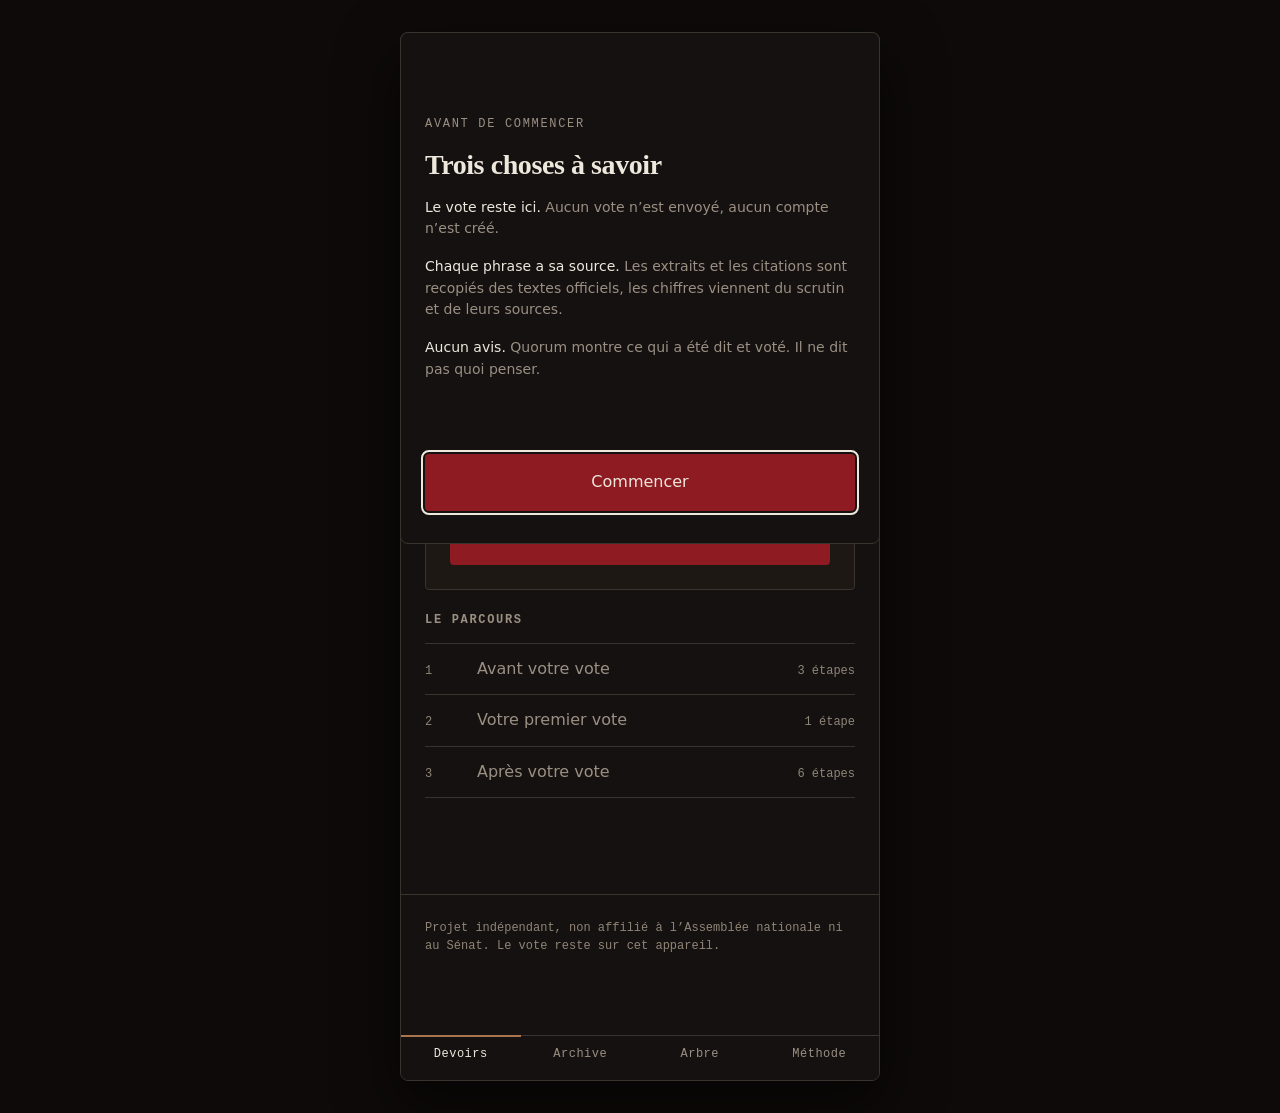
<file: index.html>
<!DOCTYPE html>
<html lang="fr">
  <head>
    <meta charset="utf-8" />
    <meta name="viewport" content="width=device-width, initial-scale=1, viewport-fit=cover" />
    <meta name="theme-color" content="#151110" />
    <title>Quorum — De l'aide pour accomplir mon devoir civique</title>
    <meta
      name="description"
      content="Ce qui s'est dit. Ce qui s'est voté. Chaque phrase a sa source, chaque chiffre vient du scrutin."
    />
    <link rel="stylesheet" href="styles/tokens.css?v=30" />
    <link rel="stylesheet" href="styles/app.css?v=30" />
    <link rel="manifest" href="manifest.json" />
    <link rel="icon" href="assets/icone.svg" type="image/svg+xml" />
    <link rel="apple-touch-icon" href="assets/icone.svg" />
  </head>
  <body>
    <div class="app" id="app"></div>
    <script src="js/hemicycle.js?v=30"></script>
    <script src="js/app.js?v=30"></script>
    <script>
      if ("serviceWorker" in navigator && location.protocol !== "file:") {
        window.addEventListener("load", function () {
          navigator.serviceWorker.register("service-worker.js").catch(function () {
            /* sans service worker, l'application reste utilisable */
          });
        });
      }
    </script>
  </body>
</html>
</file>
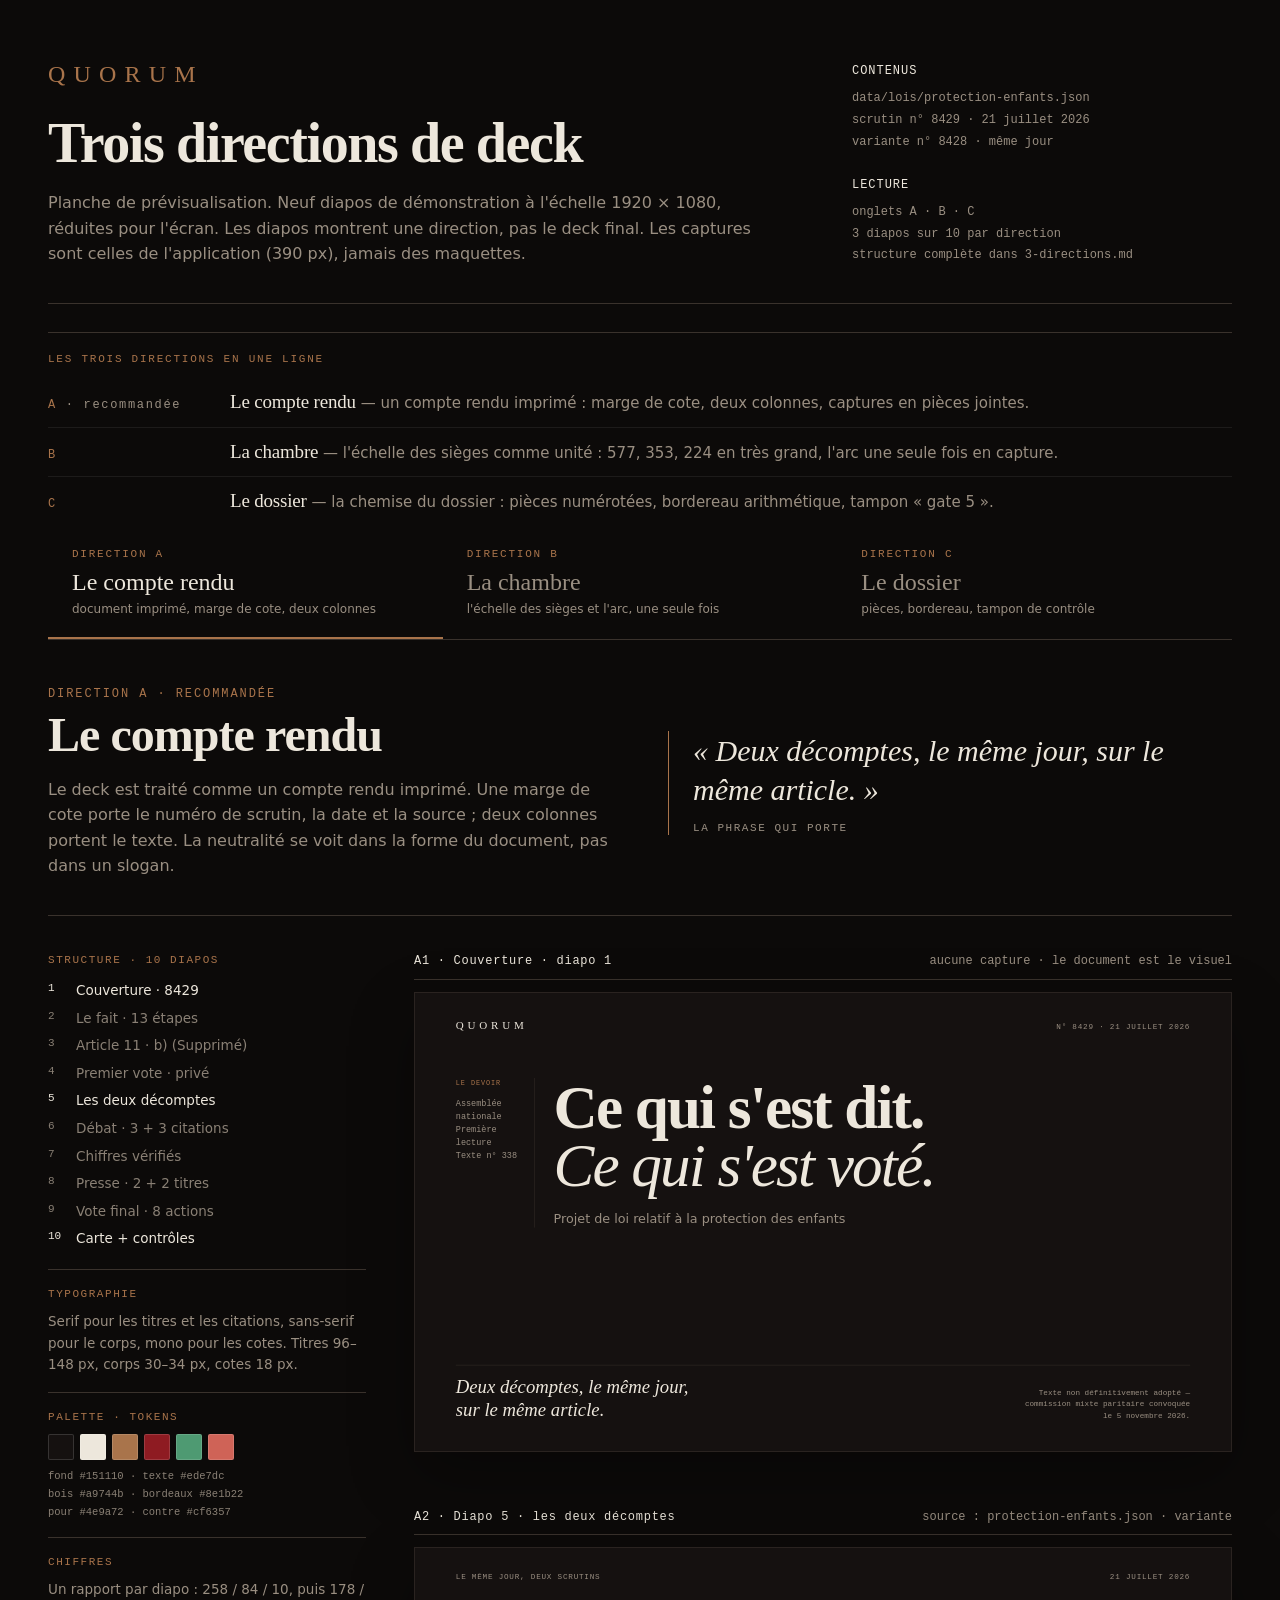
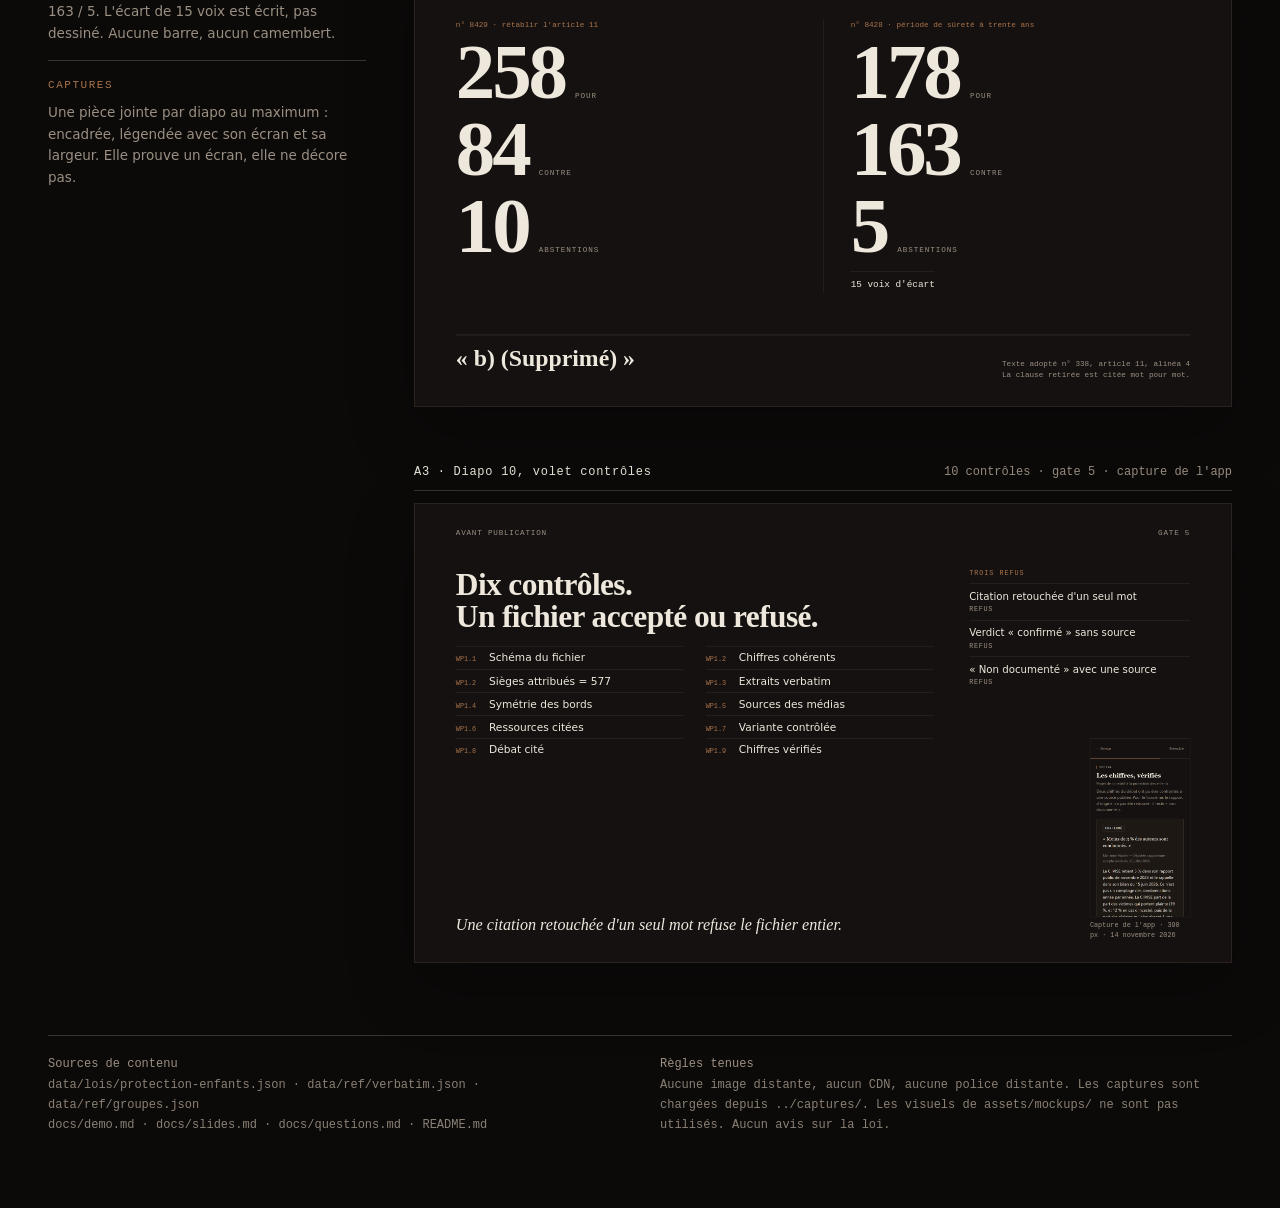
<file: docs/presentation/index.html>
<!doctype html>
<html lang="fr">
<head>
<meta charset="utf-8">
<meta name="viewport" content="width=device-width, initial-scale=1">
<title>Quorum — trois directions de deck</title>
<style>
  :root{
    --fond:#151110; --fond-2:#1e1815; --texte:#ede7dc; --doux:#9a8f82;
    --bois:#a9744b; --bordeaux:#8e1b22; --filet:#3a322c; --filet-fort:#4e443b;
    --pour:#4e9a72; --contre:#cf6357; --abst:#a39c8c;
    --serif:Georgia,"Times New Roman",serif;
    --sans:system-ui,-apple-system,"Segoe UI",Roboto,sans-serif;
    --mono:"Cascadia Mono",Consolas,ui-monospace,monospace;
    --paper:#f6f4ef; --paper-2:#efece4; --paper-3:#e7e3d9;
    --ink:#161616; --ink-doux:#6e6a63; --paper-line:#d9d3c7; --wood-light:#8a5a34;
  }
  *{box-sizing:border-box}
  html{-webkit-text-size-adjust:100%}
  body{margin:0;background:#0c0a09;color:var(--texte);font-family:var(--sans);line-height:1.55}
  h1,h2,h3,h4,p,figure,blockquote,ol,ul,dl,dd{margin:0}
  a{color:inherit}
  img{max-width:100%}

  .board{max-width:1560px;margin:0 auto;padding:56px 48px 72px}
  .head{display:grid;grid-template-columns:1fr 380px;gap:64px;align-items:end;padding-bottom:36px;border-bottom:1px solid var(--filet)}
  .mast{display:block;font-family:var(--serif);font-size:24px;letter-spacing:.34em;color:var(--bois);margin-bottom:22px}
  .head h1{font-family:var(--serif);font-size:56px;line-height:1.02;letter-spacing:-.025em;font-weight:600}
  .head p{margin-top:18px;max-width:760px;font-size:16px;line-height:1.6;color:var(--doux)}
  .head-meta{font-family:var(--mono);font-size:12px;line-height:1.8;color:var(--doux)}
  .head-meta b{display:block;color:var(--texte);font-weight:400;letter-spacing:.08em;text-transform:uppercase;margin-bottom:6px}

  .quick{margin-top:28px;border-top:1px solid var(--filet);padding-top:18px}
  .quick h2{font-family:var(--mono);font-size:11px;letter-spacing:.16em;text-transform:uppercase;color:var(--bois);font-weight:400;margin-bottom:10px}
  .quick ol{list-style:none;padding:0}
  .quick li{display:grid;grid-template-columns:158px minmax(0,1fr);gap:24px;align-items:baseline;padding:10px 0;border-top:1px solid rgba(255,255,255,.07)}
  .quick li:first-child{border-top:0}
  .quick .letter{font-family:var(--mono);font-size:12px;letter-spacing:.14em;color:var(--doux)}
  .quick .letter b{color:var(--bois);font-weight:400}
  .quick .line{font-size:15px;line-height:1.5;color:var(--doux)}
  .quick .line strong{font-family:var(--serif);font-size:19px;font-weight:400;letter-spacing:-.01em;color:var(--texte)}

  .tabs{display:grid;grid-template-columns:repeat(3,1fr);gap:0;border-bottom:1px solid var(--filet);position:sticky;top:0;background:#0c0a09;z-index:20}
  .tab{appearance:none;background:none;border:0;border-bottom:2px solid transparent;color:var(--doux);text-align:left;padding:20px 24px 18px;cursor:pointer;font:inherit;transition:color .14s ease,border-color .14s ease,background-color .14s ease}
  .tab:hover{color:var(--texte);background:#12100e}
  .tab[aria-selected="true"]{color:var(--texte);border-bottom-color:var(--bois)}
  .tab .tag{display:block;font-family:var(--mono);font-size:11px;letter-spacing:.16em;color:var(--bois);margin-bottom:6px}
  .tab .name{display:block;font-family:var(--serif);font-size:24px;line-height:1.1}
  .tab .kicker{display:block;font-size:12px;color:var(--doux);margin-top:5px}
  .tab:focus-visible{outline:2px solid var(--bois);outline-offset:-3px}

  .panel{padding-top:48px}
  [hidden]{display:none!important}

  .dir-head{display:grid;grid-template-columns:1fr 1fr;gap:56px;align-items:start;padding-bottom:36px;border-bottom:1px solid var(--filet)}
  .dir-head h2{font-family:var(--serif);font-size:48px;line-height:1.05;font-weight:600;letter-spacing:-.02em}
  .dir-head h2 span{display:block;font-family:var(--mono);font-size:12px;letter-spacing:.16em;color:var(--bois);margin-bottom:10px;font-weight:400}
  .dir-head .idea{margin-top:16px;font-size:16px;line-height:1.6;color:var(--doux);max-width:640px}
  .carry{font-family:var(--serif);font-style:italic;font-size:30px;line-height:1.3;border-left:1px solid var(--bois);padding-left:24px;align-self:center}
  .carry span{display:block;font-family:var(--mono);font-style:normal;font-size:11px;letter-spacing:.14em;color:var(--doux);margin-top:12px;text-transform:uppercase}

  .dir-body{display:grid;grid-template-columns:318px minmax(0,1fr);gap:48px;padding-top:36px}
  .rail{position:sticky;top:108px;align-self:start}
  .rail section{padding:16px 0;border-top:1px solid var(--filet)}
  .rail section:first-child{border-top:0;padding-top:0}
  .rail h3{font-family:var(--mono);font-size:11px;letter-spacing:.14em;text-transform:uppercase;color:var(--bois);font-weight:400;margin-bottom:8px}
  .rail p,.rail li{font-size:13.5px;line-height:1.6;color:var(--doux)}
  .rail ol{list-style:none;padding:0}
  .rail ol li{display:grid;grid-template-columns:20px 1fr;gap:8px;padding:3px 0;color:#8a8075}
  .rail ol li.shown{color:var(--texte)}
  .rail ol li b{font-family:var(--mono);font-size:11px;font-weight:400;color:inherit}
  .rail .chips{display:flex;flex-wrap:wrap;gap:6px;margin-top:4px}
  .chip{width:26px;height:26px;border:1px solid rgba(255,255,255,.14);border-radius:2px}
  .rail .hex{font-family:var(--mono);font-size:10.5px;color:#8a8075;margin-top:8px;line-height:1.7}

  .plates{display:flex;flex-direction:column;gap:56px;min-width:0}
  .plate{min-width:0}
  .plate-cap{display:flex;justify-content:space-between;align-items:baseline;gap:20px;font-family:var(--mono);font-size:12px;color:var(--doux);padding-bottom:8px;border-bottom:1px solid var(--filet);margin-bottom:12px}
  .plate-cap b{color:var(--texte);font-weight:400;letter-spacing:.06em}
  .frame{position:relative;width:100%;aspect-ratio:16/9;overflow:hidden;background:#000;border:1px solid #2a2320;box-shadow:0 24px 60px rgba(0,0,0,.3)}
  .slide{position:absolute;top:0;left:0;width:1920px;height:1080px;transform-origin:top left;transform:scale(var(--s,.5));overflow:hidden;background:var(--fond);color:var(--texte);font-family:var(--sans)}

  .missing{position:absolute;inset:0;display:flex;flex-direction:column;align-items:center;justify-content:center;gap:8px;background:#1e1815;color:var(--doux);font-family:var(--mono);font-size:16px;text-align:center;padding:20px;border:1px dashed var(--filet-fort)}
  .missing strong{color:var(--texte);font-weight:400;letter-spacing:.12em;text-transform:uppercase}
  .is-missing{position:relative;background:#1e1815}
  .is-missing::after{content:"Maquette — capture indisponible";position:absolute;inset:0;display:flex;align-items:center;justify-content:center;background:#1e1815;color:var(--doux);font-family:var(--mono);font-size:15px;line-height:1.4;text-align:center;padding:12px;border:1px dashed var(--filet-fort)}
  .is-missing img{display:none}

  /* ---------- A · Le compte rendu ---------- */
  .sa{background:var(--fond)}
  .sa .a-top,.sb .sb-top,.sc .c-top{position:absolute;left:96px;right:96px;top:56px;display:flex;justify-content:space-between;align-items:baseline;font-family:var(--mono);font-size:18px;letter-spacing:.1em;text-transform:uppercase;color:var(--doux)}
  .sa .a-mast{font-family:var(--serif);font-size:26px;letter-spacing:.34em;color:var(--texte)}

  .a1 .a-main{position:absolute;left:96px;right:96px;top:200px;display:grid;grid-template-columns:186px 1fr;gap:44px}
  .a1 .a-margin{border-right:1px solid var(--filet);padding-right:28px}
  .a1 .a-label{font-family:var(--mono);font-size:16px;letter-spacing:.14em;color:var(--bois);text-transform:uppercase}
  .a1 .a-margin p{margin-top:18px;font-family:var(--mono);font-size:20px;line-height:1.55;color:var(--doux)}
  .a1 h2{font-family:var(--serif);font-size:144px;line-height:.96;letter-spacing:-.03em;font-weight:600;text-wrap:balance}
  .a1 h2 em{font-style:italic;font-weight:400}
  .a1 .a-sub{margin-top:34px;font-size:30px;line-height:1.4;color:var(--doux);max-width:1080px}
  .a1 .a-foot{position:absolute;left:96px;right:96px;bottom:72px;display:flex;justify-content:space-between;align-items:flex-end;gap:60px;border-top:1px solid var(--filet);padding-top:26px}
  .a1 .a-phrase{font-family:var(--serif);font-style:italic;font-size:44px;line-height:1.2}
  .a1 .a-note{font-family:var(--mono);font-size:18px;line-height:1.5;color:var(--doux);text-align:right;max-width:470px}

  .a2 .a-counts{position:absolute;left:96px;right:96px;top:168px;display:grid;grid-template-columns:1fr 1fr}
  .a2 .a-count{padding-right:56px}
  .a2 .a-count + .a-count{border-left:1px solid var(--filet);padding-left:64px;padding-right:0}
  .a2 .a-cote2{font-family:var(--mono);font-size:18px;line-height:1.4;color:var(--bois)}
  .a2 .a-numrow{display:flex;align-items:baseline;gap:24px;margin-top:14px}
  .a2 .a-big{font-family:var(--serif);font-size:186px;line-height:.9;letter-spacing:-.04em;font-weight:600}
  .a2 .a-lab{font-family:var(--mono);font-size:18px;letter-spacing:.12em;color:var(--doux);text-transform:uppercase}
  .a2 .a-mid{font-family:var(--serif);font-size:186px;line-height:.9;letter-spacing:-.04em;color:var(--texte);font-weight:600}
  .a2 .a-ecart{display:inline-block;margin-top:24px;border-top:1px solid var(--filet);padding-top:14px;font-family:var(--mono);font-size:22px;color:var(--texte)}
  .a2 .a-quote{position:absolute;left:96px;right:96px;bottom:62px;border-top:1px solid var(--filet-fort);padding-top:24px;display:flex;justify-content:space-between;align-items:baseline;gap:40px}
  .a2 .a-quote p{font-family:var(--serif);font-size:56px;line-height:1.1;font-weight:600}
  .a2 .a-quote span{font-family:var(--mono);font-size:18px;line-height:1.45;color:var(--doux);text-align:right;max-width:520px}

  .a3 .a-controls{position:absolute;left:96px;right:96px;top:150px;display:grid;grid-template-columns:1fr 520px;gap:84px}
  .a3 h3{font-family:var(--serif);font-size:74px;line-height:1.03;letter-spacing:-.02em;font-weight:600;margin-bottom:32px}
  .a3 ol{list-style:none;padding:0;display:grid;grid-template-columns:1fr 1fr;column-gap:52px}
  .a3 li{display:flex;gap:16px;align-items:baseline;border-top:1px solid var(--filet);padding:11px 0;font-size:25px;line-height:1.25}
  .a3 li span{font-family:var(--mono);font-size:16px;color:var(--bois);min-width:62px}
  .a3 .a-refus h4{font-family:var(--mono);font-size:16px;letter-spacing:.14em;text-transform:uppercase;color:var(--bois);font-weight:400;margin-bottom:12px}
  .a3 .a-refus p{border-top:1px solid var(--filet);padding:13px 0;font-size:24px;line-height:1.35}
  .a3 .a-refus b{display:block;margin-top:5px;font-family:var(--mono);font-size:16px;letter-spacing:.1em;color:var(--doux);font-weight:400;text-transform:uppercase}
  .a3 .a-shot{position:absolute;right:96px;bottom:54px;width:236px}
  .a3 .a-shot img{display:block;width:236px;height:420px;object-fit:cover;object-position:top;border:1px solid var(--filet)}
  .a3 .a-shot figcaption{margin-top:9px;font-family:var(--mono);font-size:16px;line-height:1.4;color:var(--doux)}
  .a3 .a-closing{position:absolute;left:96px;bottom:66px;max-width:920px;font-family:var(--serif);font-style:italic;font-size:38px;line-height:1.25;color:var(--texte)}

  /* ---------- B · La chambre ---------- */
  .sb{background:#151110}
  .b1 .b-577{position:absolute;left:88px;top:196px;font-family:var(--serif);font-size:420px;line-height:.82;letter-spacing:-.06em;font-weight:600}
  .b1 .b-sieges{position:absolute;left:100px;top:590px;font-family:var(--mono);font-size:24px;letter-spacing:.14em;text-transform:uppercase;color:var(--doux)}
  .b1 .b-break{position:absolute;right:96px;top:236px;width:640px;border-left:1px solid var(--filet);padding-left:56px}
  .b1 .b-break div{padding:20px 0;border-bottom:1px solid var(--filet)}
  .b1 .b-break div:first-child{padding-top:0}
  .b1 .b-break b{display:block;font-family:var(--serif);font-size:100px;line-height:.95;font-weight:600}
  .b1 .b-break span{display:block;margin-top:4px;font-family:var(--mono);font-size:18px;letter-spacing:.1em;text-transform:uppercase;color:var(--doux)}
  .b1 .b-phrase{position:absolute;left:96px;bottom:72px;font-family:var(--serif);font-style:italic;font-size:46px;line-height:1.2}
  .b1 .b-foot{position:absolute;right:96px;bottom:82px;font-family:var(--mono);font-size:18px;line-height:1.6;color:var(--doux);text-align:right}
  .b1 .b-foot .p{color:var(--pour)} .b1 .b-foot .c{color:var(--contre)}

  .b2 .b-left{position:absolute;left:96px;top:158px;width:720px}
  .b2 h3{font-family:var(--serif);font-size:88px;line-height:1.02;letter-spacing:-.025em;font-weight:600}
  .b2 .b-band{margin-top:36px;border-top:1px solid var(--filet-fort);border-bottom:1px solid var(--filet);padding:18px 0}
  .b2 .b-band b{font-family:var(--serif);font-size:64px;font-weight:600;line-height:1;letter-spacing:-.02em}
  .b2 .b-band span{display:block;margin-top:4px;font-family:var(--mono);font-size:17px;letter-spacing:.1em;text-transform:uppercase;color:var(--doux)}
  .b2 .b-band em{font-family:var(--mono);font-style:normal;font-size:19px;color:var(--texte);letter-spacing:.04em}
  .b2 .b-note{margin-top:26px;font-size:28px;line-height:1.45;color:var(--doux);max-width:640px}
  .b2 .b-note b{color:var(--texte);font-weight:500}
  .b2 .b-shot{position:absolute;right:78px;top:142px;width:830px;height:790px;overflow:hidden;border:1px solid var(--filet)}
  .b2 .b-shot img{position:absolute;left:0;top:-322px;width:830px}
  .b2 .b-cap{position:absolute;right:78px;bottom:52px;width:830px;font-family:var(--mono);font-size:16px;line-height:1.5;color:var(--doux)}
  .b2 .b-cap b{color:var(--texte);font-weight:400}

  .b3 .b-verdicts{position:absolute;left:96px;top:156px;right:96px}
  .b3 .b-label{font-family:var(--mono);font-size:17px;letter-spacing:.14em;text-transform:uppercase;color:var(--bois);margin-bottom:10px}
  .b3 h3{font-family:var(--serif);font-size:196px;line-height:.94;letter-spacing:-.035em;font-weight:600}
  .b3 .b-line{display:flex;justify-content:space-between;align-items:baseline;gap:40px;border-top:1px solid var(--filet);padding:12px 0;margin-top:8px}
  .b3 .b-line p{font-size:28px;line-height:1.35;color:var(--doux);max-width:1060px}
  .b3 .b-line span{font-family:var(--mono);font-size:18px;color:var(--texte);letter-spacing:.06em;white-space:nowrap}
  .b3 .b-phrase{position:absolute;left:96px;bottom:64px;font-family:var(--serif);font-style:italic;font-size:52px}

  /* ---------- C · Le dossier ---------- */
  .sc{background:var(--paper);color:var(--ink)}
  .sc .c-top{color:var(--ink-doux)}
  .c1 .c-cote{position:absolute;right:96px;top:132px;width:436px;border:1px solid var(--paper-line);background:var(--paper-2);padding:16px 20px;font-family:var(--mono);font-size:17px;line-height:1.6;color:var(--ink-doux)}
  .c1 .c-cote b{display:block;color:var(--ink);font-weight:400;letter-spacing:.08em}
  .c1 h2{position:absolute;left:96px;top:250px;width:1080px;font-family:var(--serif);font-size:138px;line-height:.98;letter-spacing:-.03em;font-weight:600}
  .c1 .c-sub{position:absolute;left:96px;top:548px;width:1060px;font-size:32px;line-height:1.45;color:var(--ink-doux)}
  .c1 .c-pieces{position:absolute;left:96px;bottom:196px;display:grid;grid-template-columns:repeat(4,1fr);gap:28px;width:1060px}
  .c1 .c-pieces div{border-top:1px solid var(--paper-line);padding-top:12px}
  .c1 .c-pieces b{display:block;font-family:var(--serif);font-size:64px;line-height:1;font-weight:600}
  .c1 .c-pieces span{display:block;margin-top:5px;font-family:var(--mono);font-size:16px;letter-spacing:.1em;text-transform:uppercase;color:var(--ink-doux)}
  .c1 .c-shot{position:absolute;right:96px;top:330px;width:400px}
  .c1 .c-shot img{display:block;width:400px;height:640px;object-fit:cover;object-position:top;border:1px solid var(--paper-line)}
  .c1 .c-shot figcaption{margin-top:8px;font-family:var(--mono);font-size:16px;line-height:1.4;color:var(--ink-doux)}
  .c1 .c-stamp{position:absolute;left:96px;bottom:66px;width:300px;border:2px solid var(--bordeaux);outline:1px solid var(--bordeaux);outline-offset:3px;padding:12px 16px;transform:rotate(-2deg);color:var(--bordeaux)}
  .c1 .c-stamp b{display:block;font-family:var(--mono);font-size:38px;line-height:1;letter-spacing:.08em}
  .c1 .c-stamp span{display:block;margin-top:6px;font-family:var(--mono);font-size:16px;letter-spacing:.08em;text-transform:uppercase}

  .c2 h2{position:absolute;left:96px;top:126px;font-family:var(--serif);font-size:92px;line-height:1;letter-spacing:-.025em;font-weight:600}
  .c2 .c-table{position:absolute;left:96px;right:96px;top:336px}
  .c2 .c-row{display:grid;grid-template-columns:1fr 260px 520px;align-items:baseline;border-top:1px solid var(--paper-line);padding:10px 0}
  .c2 .c-row.head{border-top:0;border-bottom:1px solid var(--ink);padding:0 0 8px;font-family:var(--mono);font-size:16px;letter-spacing:.12em;text-transform:uppercase;color:var(--ink-doux)}
  .c2 .c-row.head span:nth-child(2){text-align:right}
  .c2 .c-lab{font-size:29px}
  .c2 .c-val{font-family:var(--mono);font-size:48px;text-align:right;font-variant-numeric:tabular-nums;letter-spacing:-.02em}
  .c2 .c-ctl{font-family:var(--mono);font-size:20px;color:var(--ink-doux);padding-left:56px}
  .c2 .c-row.total{border-top:2px solid var(--ink);margin-top:2px}
  .c2 .c-row.total .c-lab{font-weight:600}
  .c2 .c-src{position:absolute;left:96px;right:96px;bottom:58px;border-top:1px solid var(--paper-line);padding-top:14px;font-family:var(--mono);font-size:16px;line-height:1.5;color:var(--ink-doux)}

  .c3 h2{position:absolute;left:96px;top:118px;font-family:var(--serif);font-size:92px;line-height:1;letter-spacing:-.025em;font-weight:600}
  .c3 .c-cols{position:absolute;left:96px;right:96px;top:330px;display:grid;grid-template-columns:700px 480px 360px;gap:56px}
  .c3 h3{font-family:var(--mono);font-size:16px;letter-spacing:.14em;text-transform:uppercase;color:var(--wood-light);font-weight:400;margin-bottom:12px}
  .c3 ol{list-style:none;padding:0;display:grid;grid-template-columns:1fr 1fr;column-gap:34px}
  .c3 li{display:flex;gap:12px;border-top:1px solid var(--paper-line);padding:9px 0;font-size:24px;line-height:1.25}
  .c3 li span{font-family:var(--mono);font-size:16px;color:var(--ink-doux);min-width:52px}
  .c3 .c-refus p{border-top:1px solid var(--paper-line);padding:12px 0;font-size:24px;line-height:1.35}
  .c3 .c-refus b{display:block;margin-top:4px;font-family:var(--mono);font-size:16px;letter-spacing:.08em;text-transform:uppercase;color:var(--bordeaux);font-weight:400}
  .c3 .c-shot img{display:block;width:360px;height:560px;object-fit:cover;object-position:top;border:1px solid var(--paper-line)}
  .c3 .c-shot figcaption{margin-top:8px;font-family:var(--mono);font-size:16px;line-height:1.4;color:var(--ink-doux)}
  .c3 .c-stamp{position:absolute;left:96px;bottom:52px;border:2px solid var(--bordeaux);outline:1px solid var(--bordeaux);outline-offset:3px;padding:10px 16px;transform:rotate(-2deg);color:var(--bordeaux)}
  .c3 .c-stamp b{font-family:var(--mono);font-size:30px;letter-spacing:.08em;font-weight:400}
  .c3 .c-stamp span{margin-left:14px;font-family:var(--mono);font-size:16px;letter-spacing:.1em;text-transform:uppercase}

  .board-foot{margin-top:72px;border-top:1px solid var(--filet);padding-top:18px;display:grid;grid-template-columns:1fr 1fr;gap:40px;font-family:var(--mono);font-size:12px;line-height:1.7;color:#8a8075}
  .board-foot b{color:var(--doux);font-weight:400}

  @media (max-width:1180px){
    .board{padding:40px 28px 56px}
    .head{grid-template-columns:1fr;gap:24px}
    .head h1{font-size:44px}
    .dir-head{grid-template-columns:1fr;gap:28px}
    .dir-body{grid-template-columns:1fr;gap:28px}
    .rail{position:static;display:grid;grid-template-columns:1fr 1fr;gap:0 32px}
    .rail section:first-child{grid-column:1/-1}
  }
  @media (max-width:760px){
    .board{padding:28px 16px 48px}
    .head h1{font-size:36px}
    .tabs{grid-template-columns:1fr;position:static}
    .quick li{grid-template-columns:1fr;gap:2px}
    .tab{border-bottom:1px solid var(--filet)}
    .tab[aria-selected="true"]{background:#151110}
    .rail{grid-template-columns:1fr}
    .board-foot{grid-template-columns:1fr}
    .plate-cap{font-size:11px}
  }
</style>
</head>
<body>
<div class="board">

  <header class="head">
    <div>
      <span class="mast">QUORUM</span>
      <h1>Trois directions de deck</h1>
      <p>Planche de prévisualisation. Neuf diapos de démonstration à l'échelle 1920 × 1080, réduites pour l'écran. Les diapos montrent une direction, pas le deck final. Les captures sont celles de l'application (390 px), jamais des maquettes.</p>
    </div>
    <div class="head-meta">
      <b>Contenus</b>
      data/lois/protection-enfants.json<br>
      scrutin n° 8429 · 21 juillet 2026<br>
      variante n° 8428 · même jour<br><br>
      <b>Lecture</b>
      onglets A · B · C<br>
      3 diapos sur 10 par direction<br>
      structure complète dans 3-directions.md
    </div>
  </header>

  <section class="quick" aria-labelledby="quick-title">
    <h2 id="quick-title">Les trois directions en une ligne</h2>
    <ol>
      <li>
        <span class="letter"><b>A</b> · recommandée</span>
        <p class="line"><strong>Le compte rendu</strong> — un compte rendu imprimé : marge de cote, deux colonnes, captures en pièces jointes.</p>
      </li>
      <li>
        <span class="letter"><b>B</b></span>
        <p class="line"><strong>La chambre</strong> — l'échelle des sièges comme unité : 577, 353, 224 en très grand, l'arc une seule fois en capture.</p>
      </li>
      <li>
        <span class="letter"><b>C</b></span>
        <p class="line"><strong>Le dossier</strong> — la chemise du dossier : pièces numérotées, bordereau arithmétique, tampon « gate 5 ».</p>
      </li>
    </ol>
  </section>

  <nav class="tabs" role="tablist" aria-label="Directions de deck">
    <button class="tab" id="tab-a" role="tab" aria-selected="true" aria-controls="panel-a" type="button">
      <span class="tag">DIRECTION A</span>
      <span class="name">Le compte rendu</span>
      <span class="kicker">document imprimé, marge de cote, deux colonnes</span>
    </button>
    <button class="tab" id="tab-b" role="tab" aria-selected="false" aria-controls="panel-b" type="button">
      <span class="tag">DIRECTION B</span>
      <span class="name">La chambre</span>
      <span class="kicker">l'échelle des sièges et l'arc, une seule fois</span>
    </button>
    <button class="tab" id="tab-c" role="tab" aria-selected="false" aria-controls="panel-c" type="button">
      <span class="tag">DIRECTION C</span>
      <span class="name">Le dossier</span>
      <span class="kicker">pièces, bordereau, tampon de contrôle</span>
    </button>
  </nav>

  <!-- ================= A ================= -->
  <section class="panel" id="panel-a" role="tabpanel" aria-labelledby="tab-a">
    <div class="dir-head">
      <div>
        <h2><span>DIRECTION A · RECOMMANDÉE</span>Le compte rendu</h2>
        <p class="idea">Le deck est traité comme un compte rendu imprimé. Une marge de cote porte le numéro de scrutin, la date et la source ; deux colonnes portent le texte. La neutralité se voit dans la forme du document, pas dans un slogan.</p>
      </div>
      <blockquote class="carry">« Deux décomptes, le même jour, sur le même article. »<span>La phrase qui porte</span></blockquote>
    </div>

    <div class="dir-body">
      <aside class="rail">
        <section>
          <h3>Structure · 10 diapos</h3>
          <ol>
            <li class="shown"><b>1</b><span>Couverture · 8429</span></li>
            <li><b>2</b><span>Le fait · 13 étapes</span></li>
            <li><b>3</b><span>Article 11 · b) (Supprimé)</span></li>
            <li><b>4</b><span>Premier vote · privé</span></li>
            <li class="shown"><b>5</b><span>Les deux décomptes</span></li>
            <li><b>6</b><span>Débat · 3 + 3 citations</span></li>
            <li><b>7</b><span>Chiffres vérifiés</span></li>
            <li><b>8</b><span>Presse · 2 + 2 titres</span></li>
            <li><b>9</b><span>Vote final · 8 actions</span></li>
            <li class="shown"><b>10</b><span>Carte + contrôles</span></li>
          </ol>
        </section>
        <section>
          <h3>Typographie</h3>
          <p>Serif pour les titres et les citations, sans-serif pour le corps, mono pour les cotes. Titres 96–148 px, corps 30–34 px, cotes 18 px.</p>
        </section>
        <section>
          <h3>Palette · tokens</h3>
          <div class="chips">
            <span class="chip" style="background:#151110"></span>
            <span class="chip" style="background:#ede7dc"></span>
            <span class="chip" style="background:#a9744b"></span>
            <span class="chip" style="background:#8e1b22"></span>
            <span class="chip" style="background:#4e9a72"></span>
            <span class="chip" style="background:#cf6357"></span>
          </div>
          <p class="hex">fond #151110 · texte #ede7dc<br>bois #a9744b · bordeaux #8e1b22<br>pour #4e9a72 · contre #cf6357</p>
        </section>
        <section>
          <h3>Chiffres</h3>
          <p>Un rapport par diapo : 258 / 84 / 10, puis 178 / 163 / 5. L'écart de 15 voix est écrit, pas dessiné. Aucune barre, aucun camembert.</p>
        </section>
        <section>
          <h3>Captures</h3>
          <p>Une pièce jointe par diapo au maximum : encadrée, légendée avec son écran et sa largeur. Elle prouve un écran, elle ne décore pas.</p>
        </section>
      </aside>

      <div class="plates">
        <figure class="plate">
          <figcaption class="plate-cap"><b>A1 · Couverture · diapo 1</b><span>aucune capture · le document est le visuel</span></figcaption>
          <div class="frame">
            <div class="slide sa a1">
              <div class="a-top"><span class="a-mast">QUORUM</span><span>n° 8429 · 21 juillet 2026</span></div>
              <div class="a-main">
                <div class="a-margin">
                  <span class="a-label">Le devoir</span>
                  <p>Assemblée nationale<br>Première lecture<br>Texte n° 338</p>
                </div>
                <div>
                  <h2>Ce qui s'est dit.<br><em>Ce qui s'est voté.</em></h2>
                  <p class="a-sub">Projet de loi relatif à la protection des enfants</p>
                </div>
              </div>
              <div class="a-foot">
                <p class="a-phrase">Deux décomptes, le même jour,<br>sur le même article.</p>
                <p class="a-note">Texte non définitivement adopté —<br>commission mixte paritaire convoquée<br>le 5 novembre 2026.</p>
              </div>
            </div>
          </div>
        </figure>

        <figure class="plate">
          <figcaption class="plate-cap"><b>A2 · Diapo 5 · les deux décomptes</b><span>source : protection-enfants.json · variante</span></figcaption>
          <div class="frame">
            <div class="slide sa a2">
              <div class="a-top"><span>Le même jour, deux scrutins</span><span>21 juillet 2026</span></div>
              <div class="a-counts">
                <div class="a-count">
                  <p class="a-cote2">n° 8429 · rétablir l'article 11</p>
                  <div class="a-numrow"><span class="a-big">258</span><span class="a-lab">pour</span></div>
                  <div class="a-numrow"><span class="a-big">84</span><span class="a-lab">contre</span></div>
                  <div class="a-numrow"><span class="a-mid">10</span><span class="a-lab">abstentions</span></div>
                </div>
                <div class="a-count">
                  <p class="a-cote2">n° 8428 · période de sûreté à trente ans</p>
                  <div class="a-numrow"><span class="a-big">178</span><span class="a-lab">pour</span></div>
                  <div class="a-numrow"><span class="a-big">163</span><span class="a-lab">contre</span></div>
                  <div class="a-numrow"><span class="a-mid">5</span><span class="a-lab">abstentions</span></div>
                  <p class="a-ecart">15 voix d'écart</p>
                </div>
              </div>
              <div class="a-quote">
                <p>« b) (Supprimé) »</p>
                <span>Texte adopté n° 338, article 11, alinéa 4<br>La clause retirée est citée mot pour mot.</span>
              </div>
            </div>
          </div>
        </figure>

        <figure class="plate">
          <figcaption class="plate-cap"><b>A3 · Diapo 10, volet contrôles</b><span>10 contrôles · gate 5 · capture de l'app</span></figcaption>
          <div class="frame">
            <div class="slide sa a3">
              <div class="a-top"><span>Avant publication</span><span>gate 5</span></div>
              <div class="a-controls">
                <div>
                  <h3>Dix contrôles.<br>Un fichier accepté ou refusé.</h3>
                  <ol>
                    <li><span>WP1.1</span>Schéma du fichier</li>
                    <li><span>WP1.2</span>Chiffres cohérents</li>
                    <li><span>WP1.2</span>Sièges attribués = 577</li>
                    <li><span>WP1.3</span>Extraits verbatim</li>
                    <li><span>WP1.4</span>Symétrie des bords</li>
                    <li><span>WP1.5</span>Sources des médias</li>
                    <li><span>WP1.6</span>Ressources citées</li>
                    <li><span>WP1.7</span>Variante contrôlée</li>
                    <li><span>WP1.8</span>Débat cité</li>
                    <li><span>WP1.9</span>Chiffres vérifiés</li>
                  </ol>
                </div>
                <div class="a-refus">
                  <h4>Trois refus</h4>
                  <p>Citation retouchée d'un seul mot<b>refus</b></p>
                  <p>Verdict « confirmé » sans source<b>refus</b></p>
                  <p>« Non documenté » avec une source<b>refus</b></p>
                </div>
              </div>
              <p class="a-closing">Une citation retouchée d'un seul mot refuse le fichier entier.</p>
              <figure class="a-shot">
                <img src="../captures/mobile-390-verif.png" alt="Capture de l'écran Les chiffres, vérifiés : trois cartes avec les verdicts Confirmé, Confirmé, Non documenté." onerror="this.closest('figure').classList.add('is-missing')">
                <figcaption>Capture de l'app · 390 px · 14 novembre 2026</figcaption>
              </figure>
            </div>
          </div>
        </figure>
      </div>
    </div>
  </section>

  <!-- ================= B ================= -->
  <section class="panel" id="panel-b" role="tabpanel" aria-labelledby="tab-b" hidden>
    <div class="dir-head">
      <div>
        <h2><span>DIRECTION B</span>La chambre</h2>
        <p class="idea">Le deck prend l'échelle des sièges comme unité. L'arc apparaît une seule fois, en capture réelle ; le reste est typographique. Les nombres occupent la page, les citations passent en colonnes.</p>
      </div>
      <blockquote class="carry">« Les absents restent des absents. »<span>La phrase qui porte</span></blockquote>
    </div>

    <div class="dir-body">
      <aside class="rail">
        <section>
          <h3>Structure · 10 diapos</h3>
          <ol>
            <li class="shown"><b>1</b><span>Couverture · 577</span></li>
            <li><b>2</b><span>Le fait · 13 étapes</span></li>
            <li><b>3</b><span>Article 11 · b) (Supprimé)</span></li>
            <li><b>4</b><span>Premier vote · hors arc</span></li>
            <li class="shown"><b>5</b><span>Les deux décomptes</span></li>
            <li><b>6</b><span>Débat · deux colonnes</span></li>
            <li class="shown"><b>7</b><span>Verdicts · sans couleur</span></li>
            <li><b>8</b><span>Presse · quatre titres</span></li>
            <li><b>9</b><span>Parcours · 8 actions</span></li>
            <li><b>10</b><span>Contrôles · gate 5</span></li>
          </ol>
        </section>
        <section>
          <h3>Typographie</h3>
          <p>Nombres en serif 196–420 px, titres 72–110 px, corps 28–32 px, cotes 17–19 px. L'arc est le seul objet non typographique.</p>
        </section>
        <section>
          <h3>Palette · tokens</h3>
          <div class="chips">
            <span class="chip" style="background:#151110"></span>
            <span class="chip" style="background:#ede7dc"></span>
            <span class="chip" style="background:#4e9a72"></span>
            <span class="chip" style="background:#cf6357"></span>
            <span class="chip" style="background:#a39c8c"></span>
          </div>
          <p class="hex">fond #151110 · texte #ede7dc<br>pour #4e9a72 · contre #cf6357<br>abstention #a39c8c</p>
        </section>
        <section>
          <h3>Chiffres</h3>
          <p>577 en couverture, puis 353 / 224 / 0, puis 258 / 84 / 10 / 1 / 224. Le second scrutin reste un bandeau : 178 / 163, 15 voix.</p>
        </section>
        <section>
          <h3>Captures</h3>
          <p>Une fenêtre de preuve, recadrée : la carte une seule fois. Aucune capture en fond plein, aucune capture pour décorer un nombre.</p>
        </section>
      </aside>

      <div class="plates">
        <figure class="plate">
          <figcaption class="plate-cap"><b>B1 · Couverture · diapo 1</b><span>577 sièges · 353 présents · 224 non occupés</span></figcaption>
          <div class="frame">
            <div class="slide sb b1">
              <div class="sb-top"><span>Quorum · la chambre</span><span>n° 8429</span></div>
              <div class="b-577">577</div>
              <div class="b-sieges">sièges à l'Assemblée nationale</div>
              <div class="b-break">
                <div><b>353</b><span>présents au scrutin</span></div>
                <div><b>224</b><span>sièges non occupés</span></div>
                <div><b>0</b><span>absent attribué à un groupe</span></div>
              </div>
              <p class="b-phrase">Les absents restent des absents.</p>
              <p class="b-foot">258 <span class="p">pour</span> · 84 <span class="c">contre</span> · 10 abstentions<br>1 non-votant</p>
            </div>
          </div>
        </figure>

        <figure class="plate">
          <figcaption class="plate-cap"><b>B2 · Diapo 5 · les deux décomptes</b><span>capture de l'app recadrée · 390 px</span></figcaption>
          <div class="frame">
            <div class="slide sb b2">
              <div class="sb-top"><span>Le même jour, deux décomptes</span><span>21 juillet 2026</span></div>
              <div class="b-left">
                <h3>258 contre 84<br>ne dit pas tout.</h3>
                <div class="b-band">
                  <b>178 — 163</b>
                  <span>n° 8428 · 5 abstentions · 15 voix d'écart</span>
                  <em>Période de sûreté à trente ans : retirée du texte.</em>
                </div>
                <p class="b-note">Le texte adopté porte <b>« b) (Supprimé) »</b>. Ni le titre ni le décompte principal ne le disent : il faut lire l'alinéa et le second scrutin.</p>
              </div>
              <figure class="b-shot">
                <img src="../captures/mobile-390-carte.png" alt="Capture de l'écran La carte : hémicycle de points colorés par groupe, sièges non occupés en gris." onerror="this.closest('figure').classList.add('is-missing')">
              </figure>
              <p class="b-cap"><b>Capture de l'app · 390 px · 14 novembre 2026.</b> Sur la carte, la couleur est celle du groupe ; le gris marque un siège non occupé. Aucun absent n'est attribué.</p>
            </div>
          </div>
        </figure>

        <figure class="plate">
          <figcaption class="plate-cap"><b>B3 · Diapo 7 · les verdicts</b><span>3 % · 1 % · 70 % · aucune couleur de camp</span></figcaption>
          <div class="frame">
            <div class="slide sb b3">
              <div class="sb-top"><span>Les chiffres, vérifiés</span><span>trois chiffres</span></div>
              <div class="b-verdicts">
                <p class="b-label">Ce que la source établit</p>
                <h3>Confirmé</h3>
                <div class="b-line">
                  <p>Moins de 3 % des auteurs condamnés · moins de 1 % des agresseurs incestueux. CIIVISE, rapport public de novembre 2023 et bilan du 15 juin 2026.</p>
                  <span>3 % · 1 %</span>
                </div>
                <h3>Non documenté</h3>
                <div class="b-line">
                  <p>70 % des affaires de viol sans acte d'enquête. Le rapport inter-inspections de juillet 2022 n'a pas été retrouvé sur un site officiel.</p>
                  <span>70 %</span>
                </div>
              </div>
              <p class="b-phrase">Confirmé n'est pas pour.</p>
            </div>
          </div>
        </figure>
      </div>
    </div>
  </section>

  <!-- ================= C ================= -->
  <section class="panel" id="panel-c" role="tabpanel" aria-labelledby="tab-c" hidden>
    <div class="dir-head">
      <div>
        <h2><span>DIRECTION C</span>Le dossier</h2>
        <p class="idea">Le deck est la chemise de l'affaire : pièces numérotées, bordereau, tampon de contrôle. Le passage gate 5 est un tampon sur le fichier, jamais sur la loi. Thème clair de lecture, tableaux plutôt que cartes.</p>
      </div>
      <blockquote class="carry">« Un dossier, pas un flux. »<span>La phrase qui porte</span></blockquote>
    </div>

    <div class="dir-body">
      <aside class="rail">
        <section>
          <h3>Structure · 10 diapos</h3>
          <ol>
            <li class="shown"><b>1</b><span>Chemise · quatre pièces</span></li>
            <li><b>2</b><span>Le fait · 13 étapes</span></li>
            <li><b>3</b><span>Article 11 · b) (Supprimé)</span></li>
            <li><b>4</b><span>Premier vote · privé</span></li>
            <li class="shown"><b>5</b><span>Bordereau du scrutin</span></li>
            <li><b>6</b><span>Débat · 3 + 3 citations</span></li>
            <li><b>7</b><span>Chiffres vérifiés</span></li>
            <li><b>8</b><span>Presse · 2 + 2 titres</span></li>
            <li><b>9</b><span>Vote final · parcours</span></li>
            <li class="shown"><b>10</b><span>Carte + gate 5</span></li>
          </ol>
        </section>
        <section>
          <h3>Typographie</h3>
          <p>Serif 96–132 px pour les titres, sans-serif 28–32 px pour le corps, mono 20–26 px pour les pièces, montants et contrôles.</p>
        </section>
        <section>
          <h3>Palette · tokens light</h3>
          <div class="chips">
            <span class="chip" style="background:#f6f4ef"></span>
            <span class="chip" style="background:#161616"></span>
            <span class="chip" style="background:#8a5a34"></span>
            <span class="chip" style="background:#8e1b22"></span>
            <span class="chip" style="background:#2f6b4f"></span>
            <span class="chip" style="background:#9b3a32"></span>
          </div>
          <p class="hex">papier #f6f4ef · encre #161616<br>bois #8a5a34 · bordeaux #8e1b22<br>pour #2f6b4f · contre #9b3a32</p>
        </section>
        <section>
          <h3>Chiffres</h3>
          <p>Tableau aligné à droite, chiffres tabulaires. Chaque ligne porte son contrôle : 258 + 84 + 10 = 352 ; 258 + 84 = 342 ; 353 + 224 = 577.</p>
        </section>
        <section>
          <h3>Captures</h3>
          <p>Une pièce du dossier : encadrée, numérotée, datée. Posée, pas collée. Aucun ruban, aucun trombone dessiné.</p>
        </section>
      </aside>

      <div class="plates">
        <figure class="plate">
          <figcaption class="plate-cap"><b>C1 · Couverture · diapo 1</b><span>4 pièces · capture de l'article · tampon gate 5</span></figcaption>
          <div class="frame">
            <div class="slide sc c1">
              <div class="c-top"><span>Quorum · document de soutenance</span><span>14 novembre 2026</span></div>
              <div class="c-cote"><b>PIÈCE N° 8429</b>Scrutin du 21 juillet 2026<br>Assemblée nationale · 1re lecture</div>
              <h2>Le dossier<br>d'une loi.</h2>
              <p class="c-sub">Neuf extraits, six citations, quatre titres de presse, trois chiffres vérifiés. Chaque pièce porte sa source.</p>
              <div class="c-pieces">
                <div><b>9</b><span>extraits</span></div>
                <div><b>6</b><span>citations</span></div>
                <div><b>4</b><span>titres</span></div>
                <div><b>3</b><span>chiffres vérifiés</span></div>
              </div>
              <div class="c-stamp"><b>GATE 5</b><span>contrôles du fichier</span></div>
              <figure class="c-shot">
                <img src="../captures/mobile-390-article.png" alt="Capture de l'écran Article entier : le texte adopté de l'article 11, avec la mention b) (Supprimé)." onerror="this.closest('figure').classList.add('is-missing')">
                <figcaption>Pièce — capture de l'app · 390 px · 14 novembre 2026</figcaption>
              </figure>
            </div>
          </div>
        </figure>

        <figure class="plate">
          <figcaption class="plate-cap"><b>C2 · Diapo 5 · le bordereau</b><span>trois additions vérifiées · source AN</span></figcaption>
          <div class="frame">
            <div class="slide sc c2">
              <div class="c-top"><span>Le bordereau du scrutin</span><span>n° 8429 · 21 juillet 2026</span></div>
              <h2>Ce que le fichier<br>doit additionner.</h2>
              <div class="c-table">
                <div class="c-row head"><span>Ligne</span><span>Valeur</span><span>Contrôle</span></div>
                <div class="c-row"><span class="c-lab">Pour</span><span class="c-val">258</span><span class="c-ctl">décompte du scrutin</span></div>
                <div class="c-row"><span class="c-lab">Contre</span><span class="c-val">84</span><span class="c-ctl">décompte du scrutin</span></div>
                <div class="c-row"><span class="c-lab">Abstentions</span><span class="c-val">10</span><span class="c-ctl">décompte du scrutin</span></div>
                <div class="c-row"><span class="c-lab">Votants</span><span class="c-val">352</span><span class="c-ctl">258 + 84 + 10 = 352</span></div>
                <div class="c-row"><span class="c-lab">Exprimés</span><span class="c-val">342</span><span class="c-ctl">258 + 84 = 342</span></div>
                <div class="c-row"><span class="c-lab">Sièges présents</span><span class="c-val">353</span><span class="c-ctl">352 votants + 1 non-votant</span></div>
                <div class="c-row"><span class="c-lab">Sièges non occupés</span><span class="c-val">224</span><span class="c-ctl">aucun groupe ne les reçoit</span></div>
                <div class="c-row total"><span class="c-lab">Total</span><span class="c-val">577</span><span class="c-ctl">353 + 224 = 577</span></div>
              </div>
              <p class="c-src">Source : Assemblée nationale, scrutin public n° 8429 du 21 juillet 2026, Licence Ouverte (Etalab). Fichier : data/lois/protection-enfants.json.</p>
            </div>
          </div>
        </figure>

        <figure class="plate">
          <figcaption class="plate-cap"><b>C3 · Diapo 10, volet contrôles</b><span>10 contrôles · 3 refus · capture de l'app</span></figcaption>
          <div class="frame">
            <div class="slide sc c3">
              <div class="c-top"><span>Ce que le fichier doit passer</span><span>gate 5</span></div>
              <h2>Dix contrôles,<br>trois refus.</h2>
              <div class="c-cols">
                <div>
                  <h3>Contrôles</h3>
                  <ol>
                    <li><span>WP1.1</span>Schéma du fichier</li>
                    <li><span>WP1.2</span>Chiffres cohérents</li>
                    <li><span>WP1.2</span>Sièges = 577</li>
                    <li><span>WP1.3</span>Extraits verbatim</li>
                    <li><span>WP1.4</span>Symétrie des bords</li>
                    <li><span>WP1.5</span>Sources des médias</li>
                    <li><span>WP1.6</span>Ressources citées</li>
                    <li><span>WP1.7</span>Variante contrôlée</li>
                    <li><span>WP1.8</span>Débat cité</li>
                    <li><span>WP1.9</span>Chiffres vérifiés</li>
                  </ol>
                </div>
                <div class="c-refus">
                  <h3>Refus</h3>
                  <p>Citation retouchée d'un seul mot<b>fichier refusé</b></p>
                  <p>Verdict « confirmé » sans source<b>fichier refusé</b></p>
                  <p>« Non documenté » avec une source<b>fichier refusé</b></p>
                </div>
                <figure class="c-shot">
                  <img src="../captures/mobile-390-verif.png" alt="Capture de l'écran Les chiffres, vérifiés : le verdict Confirmé, sa citation et sa source CIIVISE." onerror="this.closest('figure').classList.add('is-missing')">
                  <figcaption>Pièce — capture de l'app · 390 px</figcaption>
                </figure>
              </div>
              <div class="c-stamp"><b>GATE 5</b><span>contrôles du fichier</span></div>
            </div>
          </div>
        </figure>
      </div>
    </div>
  </section>

  <footer class="board-foot">
    <div><b>Sources de contenu</b><br>data/lois/protection-enfants.json · data/ref/verbatim.json · data/ref/groupes.json<br>docs/demo.md · docs/slides.md · docs/questions.md · README.md</div>
    <div><b>Règles tenues</b><br>Aucune image distante, aucun CDN, aucune police distante. Les captures sont chargées depuis ../captures/. Les visuels de assets/mockups/ ne sont pas utilisés. Aucun avis sur la loi.</div>
  </footer>
</div>

<script>
  (function () {
    var tabs = Array.prototype.slice.call(document.querySelectorAll('[role="tab"]'));
    var panels = Array.prototype.slice.call(document.querySelectorAll('[role="tabpanel"]'));

    function select(index, focus) {
      tabs.forEach(function (tab, i) {
        var on = i === index;
        tab.setAttribute('aria-selected', on ? 'true' : 'false');
        tab.tabIndex = on ? 0 : -1;
        panels[i].hidden = !on;
      });
      if (focus) tabs[index].focus();
      fit();
    }

    tabs.forEach(function (tab, i) {
      tab.tabIndex = i === 0 ? 0 : -1;
      tab.addEventListener('click', function () { select(i, false); });
      tab.addEventListener('keydown', function (event) {
        if (event.key === 'ArrowRight' || event.key === 'ArrowLeft') {
          event.preventDefault();
          var next = (i + (event.key === 'ArrowRight' ? 1 : tabs.length - 1)) % tabs.length;
          select(next, true);
        }
      });
    });

    var frames = Array.prototype.slice.call(document.querySelectorAll('.frame'));
    function fit() {
      frames.forEach(function (frame) {
        var scale = frame.clientWidth / 1920;
        frame.style.setProperty('--s', scale);
      });
    }
    frames.forEach(function (frame) {
      if ('ResizeObserver' in window) new ResizeObserver(fit).observe(frame);
    });
    window.addEventListener('resize', fit);
    window.addEventListener('load', fit);
    fit();
  })();
</script>
</body>
</html>
</file>
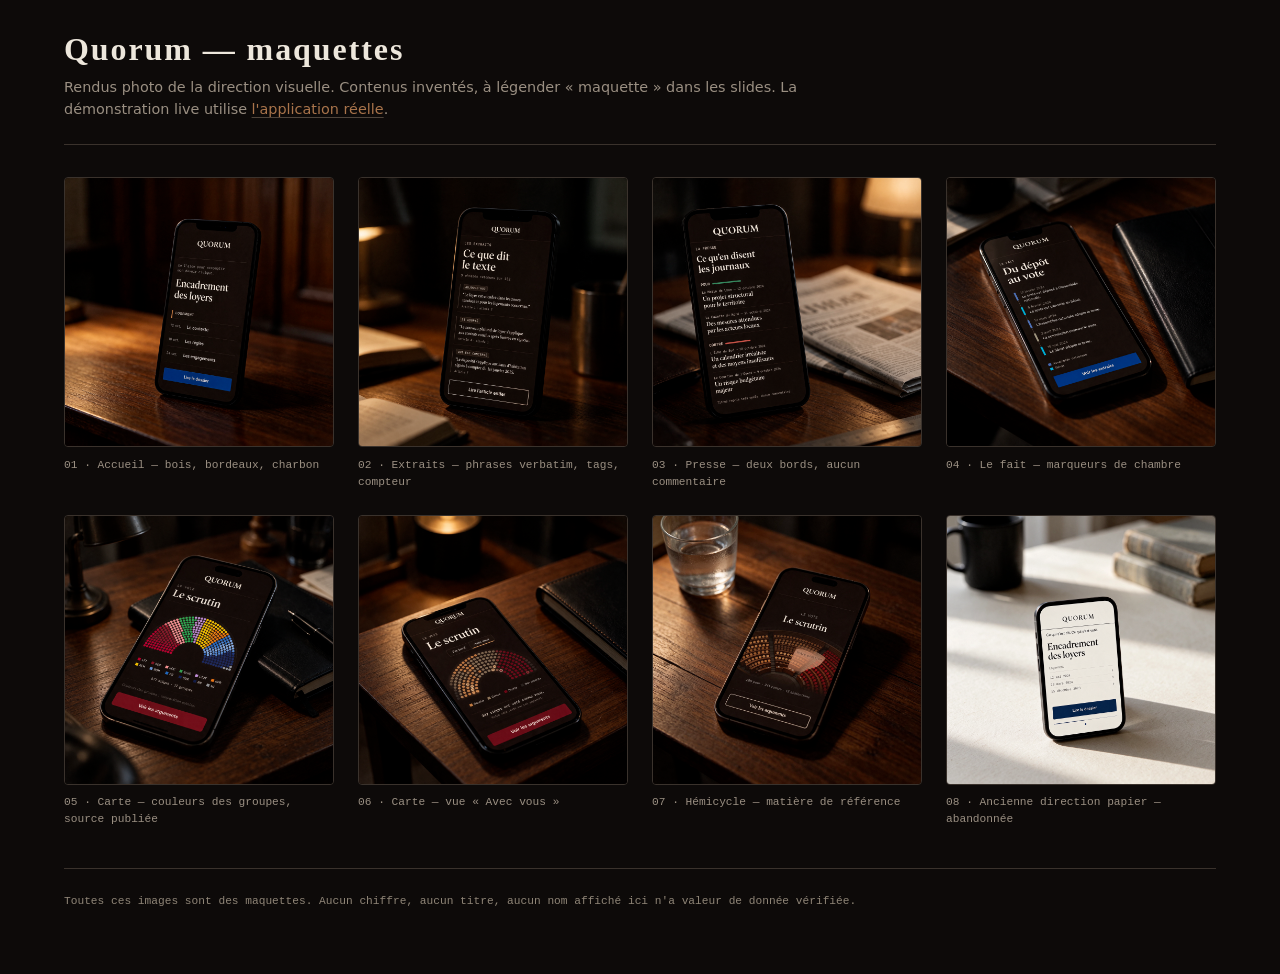
<file: mockups.html>
<!DOCTYPE html>
<html lang="fr">
  <head>
    <meta charset="utf-8" />
    <meta name="viewport" content="width=device-width, initial-scale=1" />
    <meta name="theme-color" content="#151110" />
    <title>Quorum — maquettes</title>
    <link rel="stylesheet" href="styles/tokens.css" />
    <style>
      body {
        margin: 0;
        background: #0d0a09;
        color: var(--texte);
        font-family: var(--sans);
        padding: 2rem 1.5rem 4rem;
      }
      header {
        max-width: 72rem;
        margin: 0 auto 2rem;
        border-bottom: 1px solid var(--filet);
        padding-bottom: 1.5rem;
      }
      h1 {
        font-family: var(--serif);
        font-size: 2rem;
        letter-spacing: 0.06em;
        margin: 0 0 0.5rem;
      }
      p {
        margin: 0;
        color: var(--texte-doux);
        font-size: 0.9rem;
        max-width: 46rem;
      }
      .grille {
        max-width: 72rem;
        margin: 0 auto;
        display: grid;
        grid-template-columns: repeat(auto-fill, minmax(15rem, 1fr));
        gap: 1.5rem;
      }
      figure {
        margin: 0;
        display: flex;
        flex-direction: column;
        gap: 0.6rem;
      }
      img {
        width: 100%;
        height: auto;
        display: block;
        border: 1px solid var(--filet);
        border-radius: 4px;
      }
      figcaption {
        font-family: var(--mono);
        font-size: 0.7rem;
        color: var(--texte-doux);
        line-height: 1.5;
      }
      .note {
        max-width: 72rem;
        margin: 2.5rem auto 0;
        padding-top: 1.5rem;
        border-top: 1px solid var(--filet);
        font-family: var(--mono);
        font-size: 0.7rem;
        color: var(--texte-faible);
      }
      a {
        color: var(--bois);
      }
    </style>
  </head>
  <body>
    <header>
      <h1>Quorum — maquettes</h1>
      <p>
        Rendus photo de la direction visuelle. Contenus inventés, à légender « maquette » dans les
        slides. La démonstration live utilise <a href="./">l'application réelle</a>.
      </p>
    </header>

    <div class="grille">
      <figure>
        <img src="assets/mockups/dark-01-hero.png" alt="Accueil sombre" />
        <figcaption>01 · Accueil — bois, bordeaux, charbon</figcaption>
      </figure>
      <figure>
        <img src="assets/mockups/dark-05-extraits.png" alt="Écran des extraits" />
        <figcaption>02 · Extraits — phrases verbatim, tags, compteur</figcaption>
      </figure>
      <figure>
        <img src="assets/mockups/dark-06-presse.png" alt="Écran de presse" />
        <figcaption>03 · Presse — deux bords, aucun commentaire</figcaption>
      </figure>
      <figure>
        <img src="assets/mockups/dark-04-chronologie.png" alt="Chronologie" />
        <figcaption>04 · Le fait — marqueurs de chambre</figcaption>
      </figure>
      <figure>
        <img src="assets/mockups/dark-08-carte-groupes.png" alt="Carte de l'hémicycle par groupe" />
        <figcaption>05 · Carte — couleurs des groupes, source publiée</figcaption>
      </figure>
      <figure>
        <img src="assets/mockups/dark-07-carte.png" alt="Carte avec la vue Avec vous" />
        <figcaption>06 · Carte — vue « Avec vous »</figcaption>
      </figure>
      <figure>
        <img src="assets/mockups/dark-03-hemicycle.png" alt="Hémicycle en bois et rouge" />
        <figcaption>07 · Hémicycle — matière de référence</figcaption>
      </figure>
      <figure>
        <img src="assets/mockups/quorum-01-hero.png" alt="Ancienne direction papier" />
        <figcaption>08 · Ancienne direction papier — abandonnée</figcaption>
      </figure>
    </div>

    <p class="note">
      Toutes ces images sont des maquettes. Aucun chiffre, aucun titre, aucun nom affiché ici n'a
      valeur de donnée vérifiée.
    </p>
  </body>
</html>
</file>
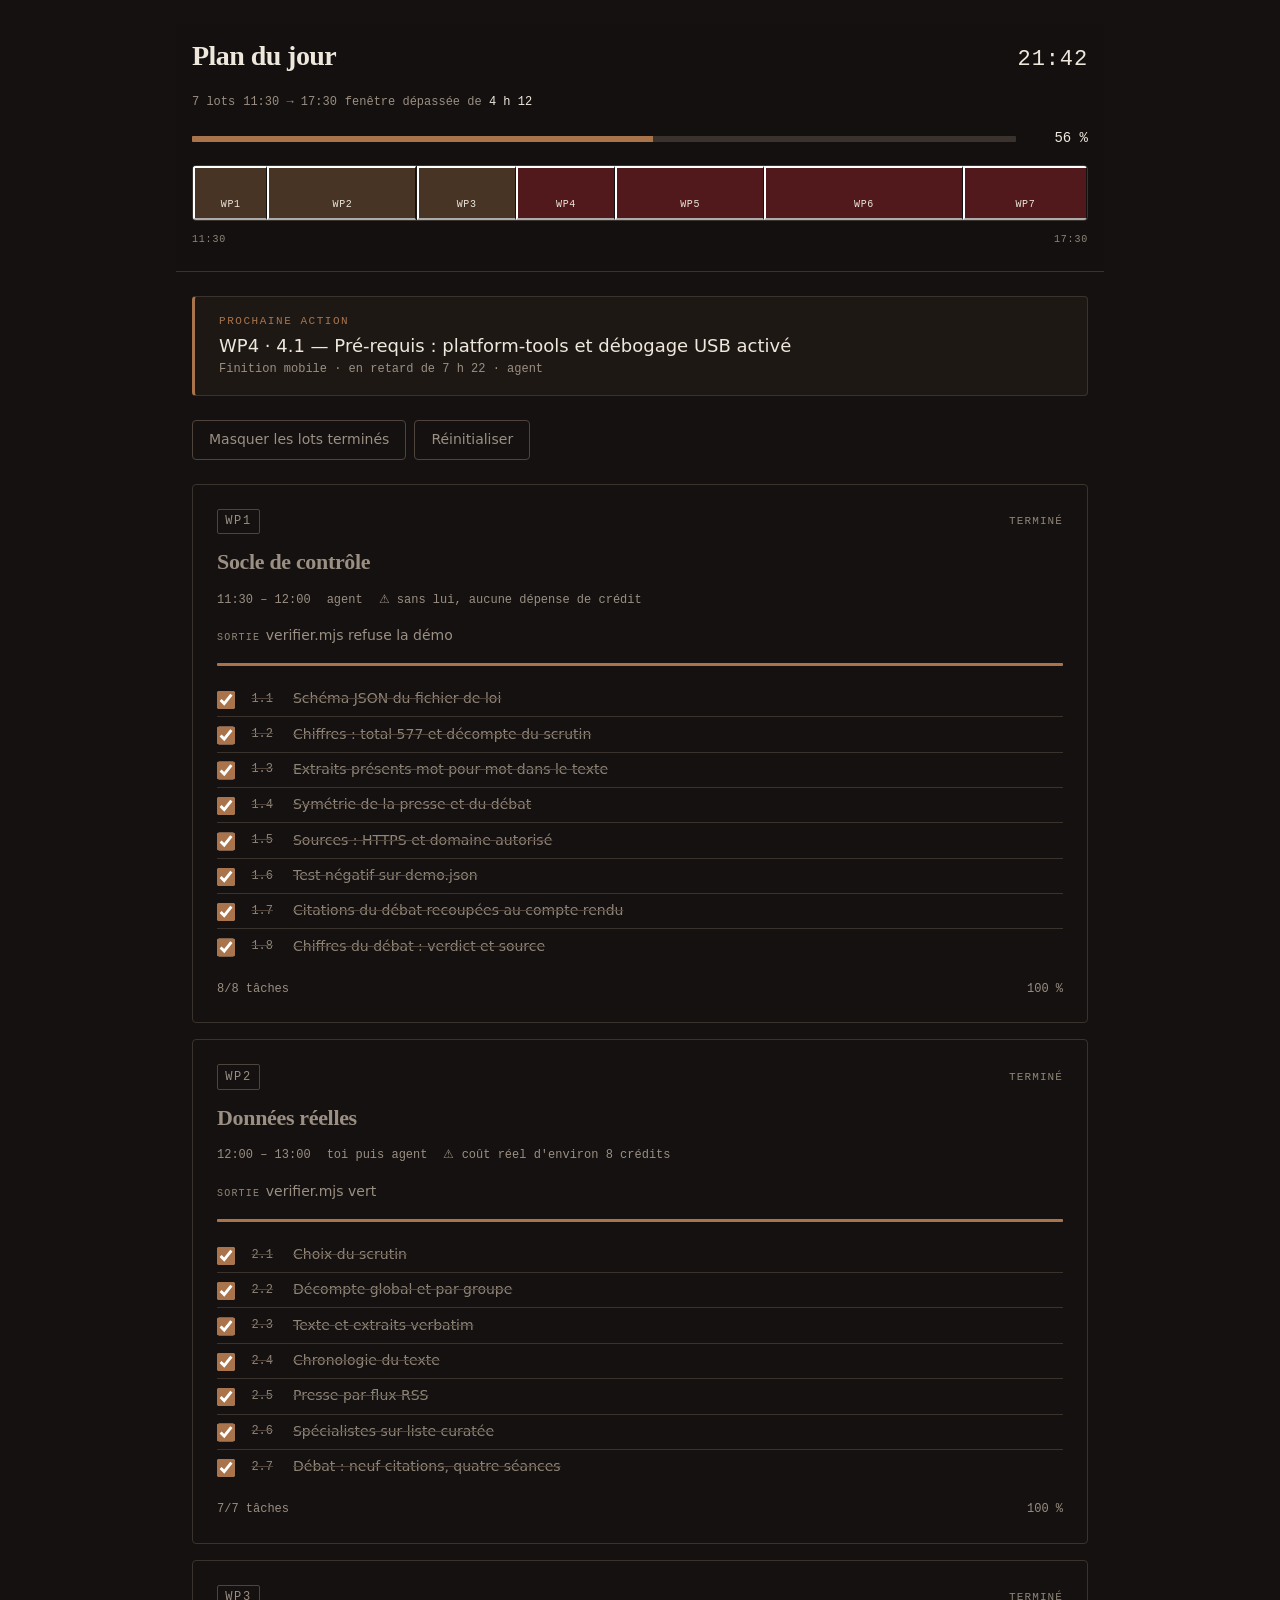
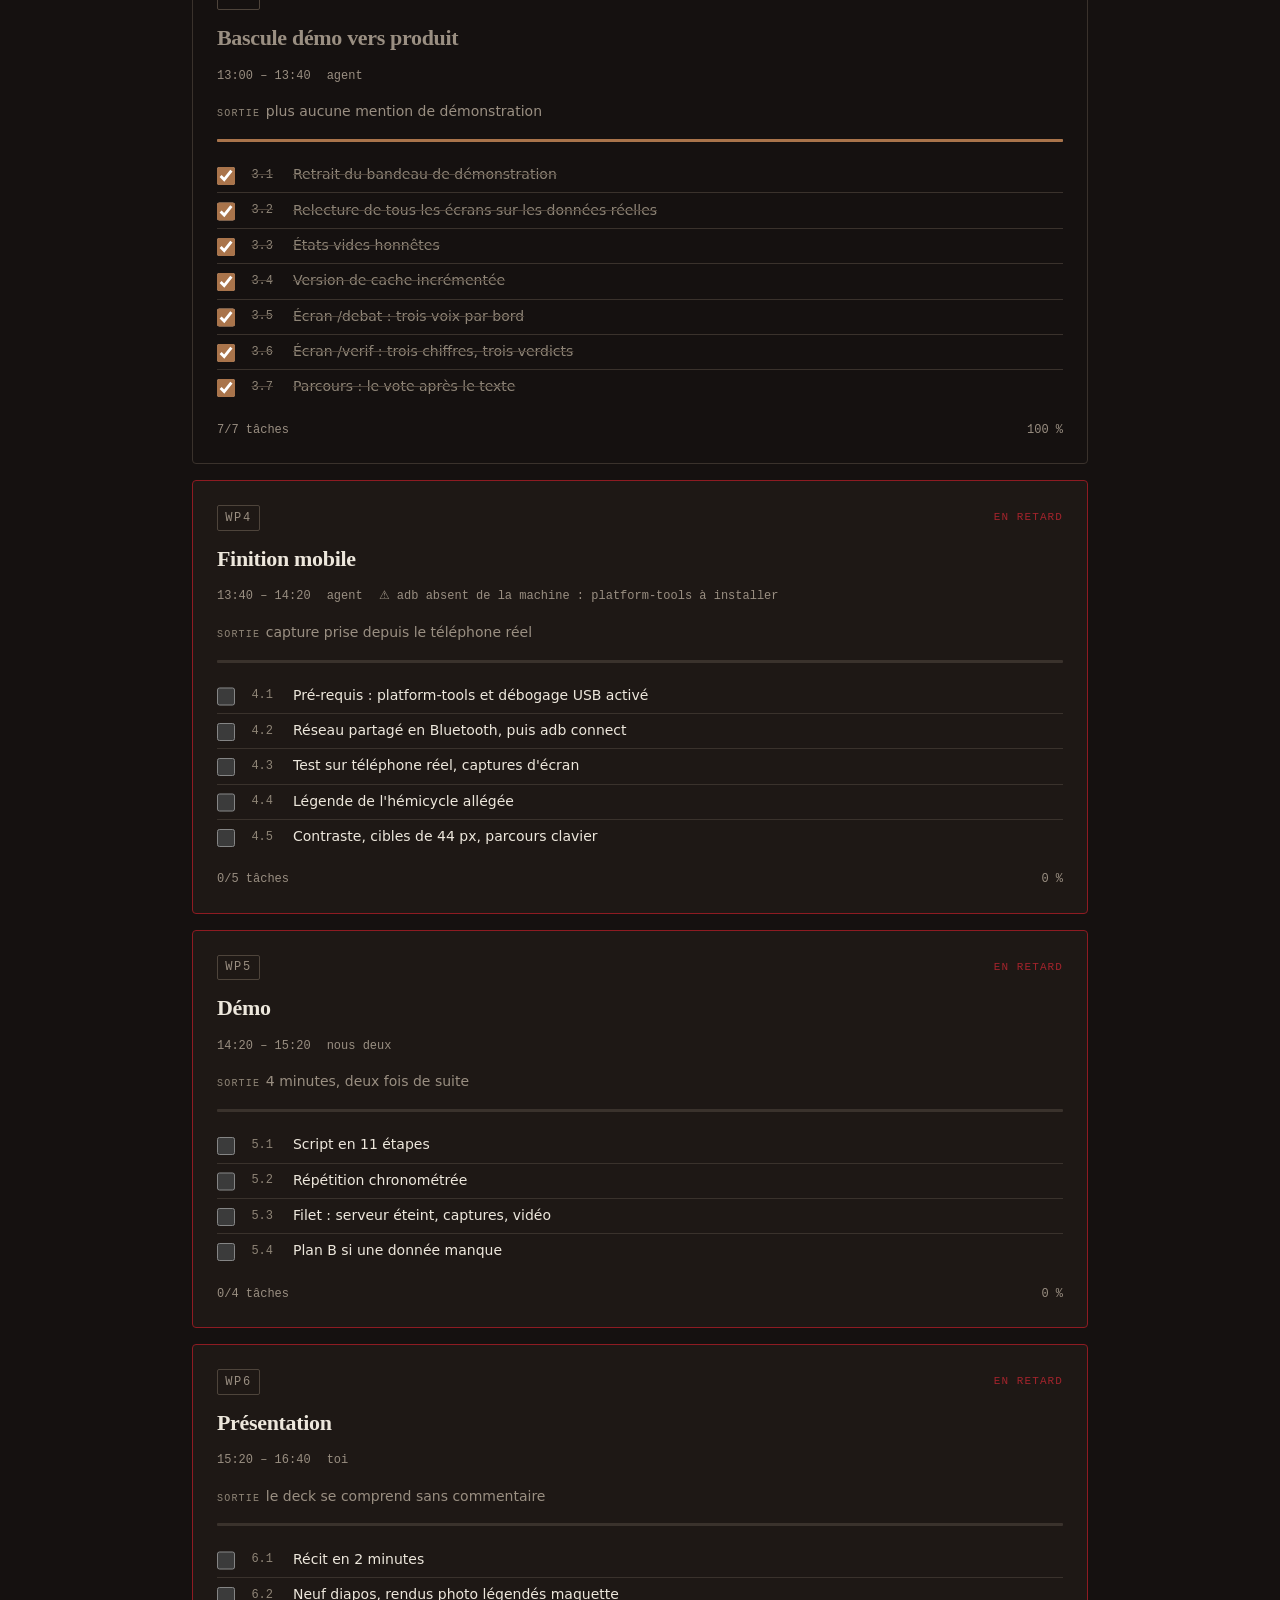
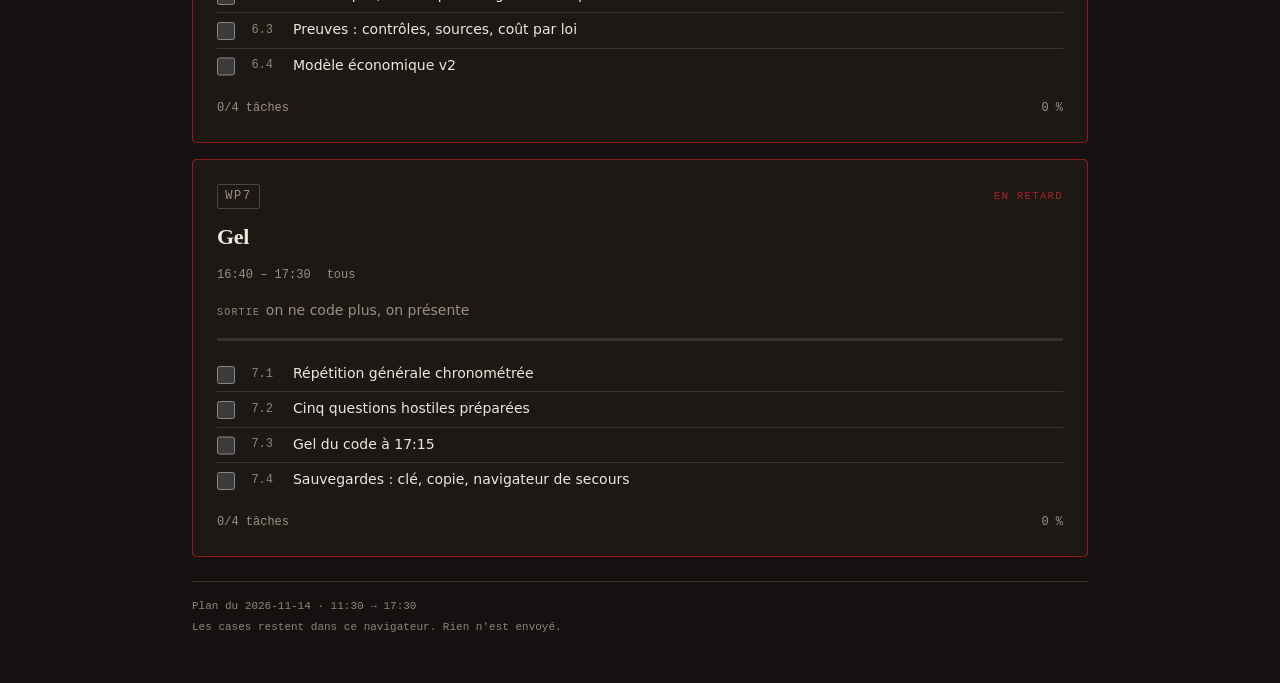
<file: wp.html>
<!DOCTYPE html>
<html lang="fr">
  <head>
    <meta charset="utf-8" />
    <meta name="viewport" content="width=device-width, initial-scale=1, viewport-fit=cover" />
    <meta name="theme-color" content="#151110" />
    <title>Quorum — plan du jour</title>
    <meta name="robots" content="noindex" />
    <link rel="stylesheet" href="styles/tokens.css" />
    <link rel="stylesheet" href="styles/wp.css" />
  </head>
  <body>
    <div class="wp" id="wp">
      <p class="mono">Chargement du plan…</p>
    </div>
    <script src="js/wp.js"></script>
  </body>
</html>
</file>
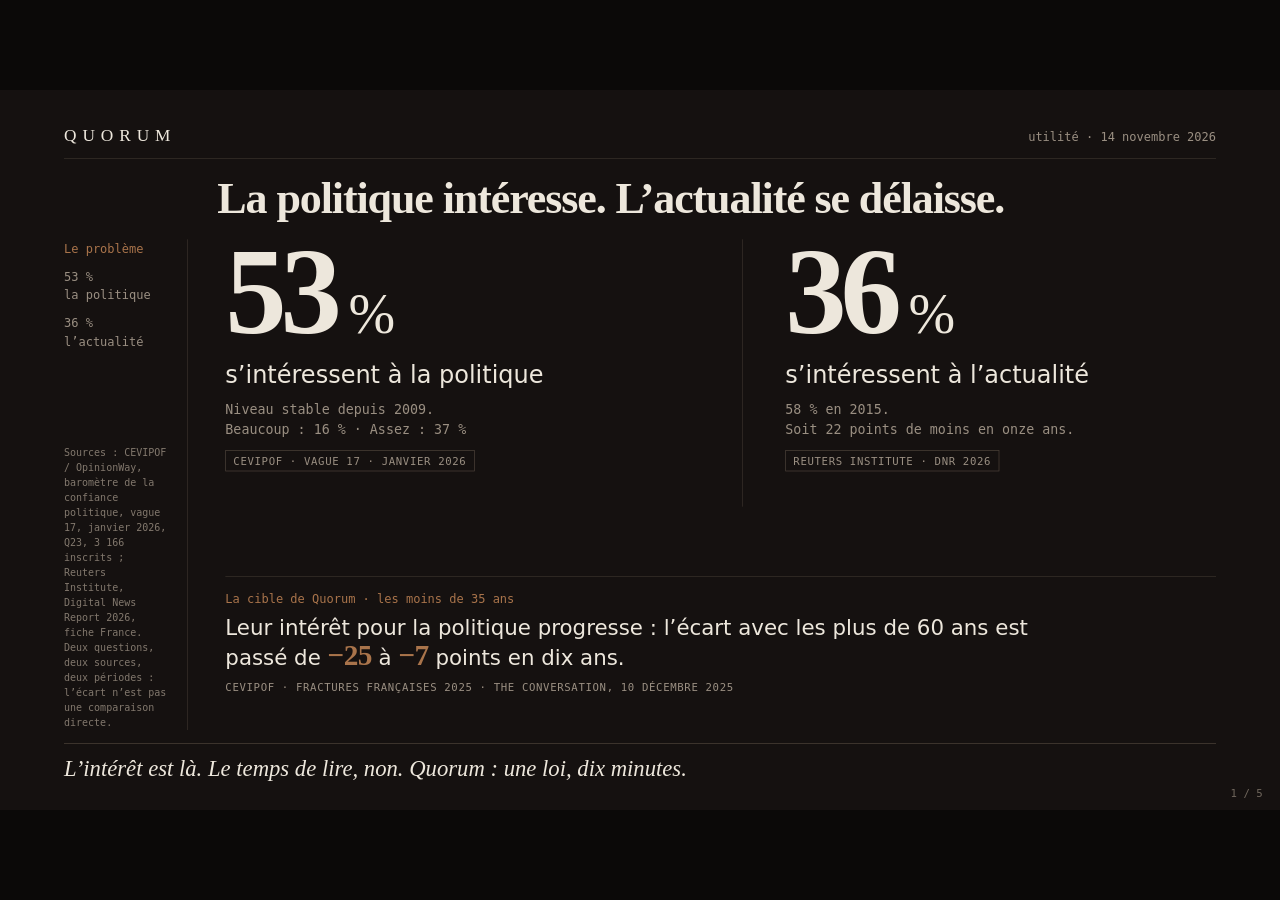
<file: docs/presentation/deck-3min.html>
<!doctype html>
<html lang="fr">
<head>
<meta charset="utf-8">
<meta name="viewport" content="width=device-width, initial-scale=1">
<title>Quorum — 3 minutes</title>
<style>
  :root{
    --fond:#151110; --texte:#ede7dc; --doux:#9a8f82;
    --bois:#a9744b; --bordeaux:#8e1b22;
    --filet:#3a322c; --filet-fort:#4e443b;
    --pour:#4e9a72; --contre:#cf6357;
    --serif:Georgia,"Times New Roman",serif;
    --sans:system-ui,-apple-system,"Segoe UI",Roboto,sans-serif;
    --mono:"Cascadia Mono",Consolas,ui-monospace,monospace;
  }
  *{box-sizing:border-box}
  html,body{margin:0;height:100%}
  body{background:#0b0908;color:var(--texte);font-family:var(--sans);font-size:30px;line-height:1.3;overflow:hidden}
  h1,h2,h3,p,figure,blockquote,ol,ul,li{margin:0}
  ol,ul{padding:0;list-style:none}
  img{display:block;max-width:100%}
  :focus-visible{outline:2px solid var(--bois);outline-offset:4px}

  .scene{position:fixed;top:50%;left:50%;width:1920px;height:1080px;transform:translate(-50%,-50%) scale(var(--s,1));transform-origin:center center}
  .diapo{position:absolute;inset:0;width:1920px;height:1080px;display:none;overflow:hidden;background:var(--fond);color:var(--texte)}
  .diapo.actif{display:block}
  .diapo:focus-visible{outline:2px solid var(--bois);outline-offset:-10px}

  .haut{position:absolute;left:96px;right:96px;top:52px;display:flex;justify-content:space-between;align-items:baseline;gap:40px;padding-bottom:16px;border-bottom:1px solid var(--filet);font-family:var(--mono);font-size:18px;line-height:1.3;color:var(--doux)}
  .mast{font-family:var(--serif);font-size:26px;letter-spacing:.34em;color:var(--texte)}

  .corps{position:absolute;left:96px;right:96px;top:252px;bottom:120px;display:grid;grid-template-columns:186px minmax(0,1fr);gap:56px}
  .marge{position:relative;display:flex;flex-direction:column;border-right:1px solid var(--filet);padding-right:28px;font-family:var(--mono);font-size:18px;line-height:1.55;color:var(--doux)}
  .marge .cote{color:var(--bois)}
  .marge p + p{margin-top:14px}
  .marge .src{margin-top:auto;font-size:15px;line-height:1.5;color:#82786d;padding-top:24px}
  .contenu{min-width:0}

  .tete{position:absolute;left:326px;right:96px;top:130px}
  .tete h2{font-family:var(--serif);font-size:96px;line-height:1;letter-spacing:-.025em;font-weight:600}

  .pied{position:absolute;left:96px;right:96px;bottom:42px;border-top:1px solid var(--filet-fort);padding-top:16px}
  .pied .phrase{font-family:var(--serif);font-style:italic;font-size:34px;line-height:1.22}

  .compteur{position:absolute;right:26px;bottom:16px;font-family:var(--mono);font-size:16px;line-height:1;color:#70675d}

  /* 1 · couverture */
  .s1 .corps{top:238px}
  .cv-titre{font-family:var(--serif);font-size:148px;line-height:.98;letter-spacing:-.032em;font-weight:600}
  .cv-titre em{font-style:italic;font-weight:400}
  .cv-sous{margin-top:30px;font-size:34px;line-height:1.3;color:var(--doux)}
  .cv-mention{margin-top:44px;border-top:1px solid var(--filet);padding-top:18px;font-family:var(--mono);font-size:18px;line-height:1.6;color:var(--doux);max-width:1000px}
  .cv-pieces{margin-top:34px;font-family:var(--mono);font-size:18px;line-height:1.5;color:var(--bois)}

  /* 2 · chronologie */
  .chrono{border-left:1px solid var(--filet);padding-left:32px}
  .chrono li{display:grid;grid-template-columns:160px minmax(0,1fr);gap:28px;align-items:baseline;padding:6px 0;border-top:1px solid var(--filet)}
  .chrono li:first-child{border-top:0;padding-top:0}
  .chrono time{font-family:var(--mono);font-size:18px;line-height:1.45;color:var(--texte);white-space:nowrap}
  .chrono span{font-size:30px;line-height:1.24}

  /* 3 · article 11 */
  .art{display:grid;grid-template-columns:1fr 1fr;column-gap:72px;row-gap:0}
  .extraits li{padding:7px 0;border-top:1px solid var(--filet)}
  .extraits li:first-child{border-top:0;padding-top:0}
  .al{font-family:var(--mono);font-size:16px;line-height:1.3;color:var(--doux);margin-bottom:5px}
  .ex{font-size:30px;line-height:1.15}
  .sup{border-top:1px solid var(--bois)!important}
  .ex-sup{font-family:var(--serif);font-size:38px;line-height:1.1;letter-spacing:-.01em}
  .variante{margin-top:24px;border-top:1px solid var(--filet);padding-top:14px}
  .variante blockquote{font-family:var(--serif);font-style:italic;font-size:30px;line-height:1.3;margin:8px 0 12px}
  .renvoi{font-family:var(--mono);font-size:16px;line-height:1.45;color:var(--doux)}

  /* 4 · premier vote */
  .vote{display:grid;grid-template-columns:minmax(0,1fr) 390px;gap:88px}
  .bloc{border-top:1px solid var(--filet);padding:14px 0 16px}
  .bloc:first-child{border-top:0;padding-top:0}
  .lab{font-family:var(--mono);font-size:18px;line-height:1.3;color:var(--bois);margin-bottom:8px}
  .bloc .b{font-size:30px;line-height:1.3}
  .action{display:flex;align-items:center;gap:16px;margin-top:20px;font-family:var(--mono);font-size:18px;color:var(--texte)}
  .action::before{content:"";width:3px;height:34px;background:var(--bordeaux)}
  .piece img{width:390px;height:560px;object-fit:cover;object-position:top;border:1px solid var(--filet);background:#1e1815}
  .piece figcaption{margin-top:10px;font-family:var(--mono);font-size:18px;line-height:1.4;color:var(--doux)}

  /* 5 · deux décomptes */
  .comptes{display:grid;grid-template-columns:1fr 1fr}
  .compte{padding-right:64px}
  .compte + .compte{border-left:1px solid var(--filet);padding-left:64px;padding-right:0}
  .cote-scrutin{font-family:var(--mono);font-size:18px;line-height:1.4;color:var(--bois)}
  .objet{margin-top:10px;font-size:30px;line-height:1.3;color:var(--doux);min-height:120px}
  .nrow{display:flex;align-items:baseline;gap:22px;margin-top:4px}
  .n{font-family:var(--serif);font-size:128px;line-height:1;letter-spacing:-.045em;font-weight:600}
  .nl{font-family:var(--mono);font-size:20px;line-height:1.3;color:var(--doux)}
  .nl.p{color:var(--pour)}
  .nl.c{color:var(--contre)}
  .totaux{margin-top:22px;border-top:1px solid var(--filet);padding-top:12px;font-family:var(--mono);font-size:18px;line-height:1.5;color:var(--doux)}
  .ecart{margin-top:10px;font-family:var(--mono);font-size:18px;line-height:1.5;color:var(--texte)}

  /* 6 · débat */
  .cite{display:grid;grid-template-columns:330px minmax(0,1fr);gap:32px;border-top:1px solid var(--filet);padding:6px 0;align-items:start}
  .cite:first-of-type{border-top:0;padding-top:0}
  .cite .csrc{font-family:var(--mono);font-size:15px;line-height:1.35;color:var(--bois)}
  .cite blockquote{font-family:var(--serif);font-size:30px;line-height:1.12}
  .marge .note2{padding-top:18px;font-family:var(--mono);font-size:15px;line-height:1.5;color:#82786d}

  /* 7 · chiffres vérifiés */
  .verifs{display:grid;grid-template-columns:minmax(0,1fr) 390px;gap:80px}
  .verif{display:grid;grid-template-columns:210px minmax(0,1fr);gap:28px;border-top:1px solid var(--filet);padding:16px 0 18px}
  .verif:first-child{border-top:0;padding-top:0}
  .v-num{font-family:var(--serif);font-size:104px;line-height:.95;letter-spacing:-.04em;font-weight:600}
  .v-aff{font-size:30px;line-height:1.25}
  .v-auteur{margin-top:8px;font-family:var(--mono);font-size:16px;line-height:1.4;color:var(--doux)}
  .v-verdict{margin-top:12px;font-family:var(--serif);font-style:italic;font-size:34px;line-height:1.1}
  .v-src{margin-top:6px;font-family:var(--mono);font-size:16px;line-height:1.4;color:var(--doux)}
  .v-rule{margin-top:26px;border-top:1px solid var(--filet);padding-top:14px;font-size:30px;line-height:1.3;color:var(--doux);max-width:980px}

  /* 8 · presse */
  .presse{display:grid;grid-template-columns:minmax(0,1fr) 236px;gap:84px}
  .cols{display:grid;grid-template-columns:1fr 1fr;column-gap:60px;align-items:start}
  .pcol h3{font-family:var(--mono);font-size:18px;line-height:1.3;color:var(--bois);font-weight:400;margin-bottom:10px}
  .article-p{border-top:1px solid var(--filet);padding:12px 0 16px}
  .article-p .meta{font-family:var(--mono);font-size:16px;line-height:1.3;color:var(--doux);margin-bottom:6px}
  .article-p .titre-p{font-family:var(--serif);font-size:28px;line-height:1.22}
  .presse-note{margin-top:24px;border-top:1px solid var(--filet);padding-top:12px;font-family:var(--mono);font-size:17px;line-height:1.5;color:var(--doux)}
  .shot img{width:236px;height:420px;object-fit:cover;object-position:top;border:1px solid var(--filet);background:#1e1815}
  .shot figcaption{margin-top:8px;font-family:var(--mono);font-size:15px;line-height:1.4;color:var(--doux)}
  .shot-lg img{width:390px;height:620px;object-fit:cover;object-position:top;border:1px solid var(--filet);background:#1e1815}
  .shot-lg figcaption{margin-top:10px;font-family:var(--mono);font-size:16px;line-height:1.4;color:var(--doux)}

  /* 9 · parcours */
  .parcours{display:grid;grid-template-columns:minmax(0,1fr) 236px;gap:84px}
  .regle{font-size:30px;line-height:1.3;max-width:1000px}
  .actions{display:grid;grid-template-columns:1fr 1fr;column-gap:60px;margin-top:28px}
  .actions li{border-top:1px solid var(--filet);padding:11px 0;font-size:30px;line-height:1.2}
  .actions li:first-child{border-top:0}
  .points{margin-top:28px;border-top:1px solid var(--filet);padding-top:14px;font-family:var(--mono);font-size:18px;line-height:1.6;color:var(--doux)}
  .points b{color:var(--texte);font-weight:400}

  /* 10 · carte et contrôles */
  .carte{display:grid;grid-template-columns:minmax(0,1fr) 390px;gap:80px}
  .sieges{display:grid;grid-template-columns:repeat(3,1fr);gap:36px;border-bottom:1px solid var(--filet);padding-bottom:20px}
  .siege b{display:block;font-family:var(--serif);font-size:112px;line-height:.95;letter-spacing:-.04em;font-weight:600}
  .siege span{display:block;margin-top:8px;font-family:var(--mono);font-size:18px;line-height:1.35;color:var(--doux)}
  .ctrl-tete{margin-top:24px;display:flex;justify-content:space-between;align-items:baseline;gap:20px;font-family:var(--mono);font-size:18px;line-height:1.3;color:var(--bois)}
  .ctrl-tete span:last-child{color:var(--doux)}
  .controles{display:grid;grid-template-columns:1fr 1fr;column-gap:56px;margin-top:8px}
  .controles li{display:flex;justify-content:space-between;gap:14px;border-top:1px solid var(--filet);padding:8px 0;font-family:var(--mono);font-size:17px;line-height:1.3}
  .controles li span:last-child{color:var(--doux)}

/* badges de source */
  .badge{display:inline-block;font-family:var(--mono);font-size:16px;line-height:1.2;letter-spacing:.06em;padding:6px 11px 5px;border:1px solid var(--filet-fort);color:var(--doux);white-space:nowrap}
  .b-api{background:var(--bois);border-color:var(--bois);color:#181008;font-weight:700}
  .b-off{border-color:#7f6b52;color:#cbb89b}
  .b-non{border-style:dashed;color:#82786d}

  /* 1 · le peuple */
  .sp1 .corps{top:266px}
  .mesures li{display:grid;grid-template-columns:470px minmax(0,1fr);gap:52px;align-items:start;border-top:1px solid var(--filet);padding:36px 0 38px}
  .mesures li:first-child{border-top:0;padding-top:6px}
  .m-num{font-family:var(--serif);font-size:84px;line-height:.95;letter-spacing:-.045em;font-weight:600;white-space:nowrap}
  .m-num .u{font-size:38px;letter-spacing:0;font-weight:400}
  .m-txt{font-size:29px;line-height:1.28;max-width:1010px}
  .m-txt .suite{display:block;margin-top:8px;font-size:25px;line-height:1.32;color:var(--doux)}
  .mesures .badge{margin-top:14px}

  /* 2 · le quorum */
  .sp2 .tete h2{font-size:78px}
  .sp2 .corps{top:232px}
  .quorum2{display:grid;grid-template-columns:minmax(0,1fr) 560px;column-gap:80px}
  .q-cite{font-family:var(--serif);font-size:40px;line-height:1.14;letter-spacing:-.015em;margin-top:12px}
  .q-glose{margin-top:20px;font-size:28px;line-height:1.3}
  .badges{display:flex;flex-wrap:wrap;gap:12px;margin-top:20px}
  .q-cas{border-left:1px solid var(--filet);padding-left:48px}
  .q-cas .verd{margin-top:24px}
  .rcpt{margin-top:10px;font-family:var(--mono);font-size:18px;line-height:1.45;color:var(--doux)}
  .q-cas .badge{margin-top:22px}

  
/* 3 · la mesure */
  .sp3 .tete h2{font-size:86px}
  .sp3 .corps{top:238px}
  .mesure3{display:grid;grid-template-columns:minmax(0,1fr) 600px;column-gap:84px}
  .grand{display:flex;align-items:baseline;gap:26px;margin-top:6px}
  .grand b{font-family:var(--serif);font-size:186px;line-height:.8;letter-spacing:-.055em;font-weight:600}
  .grand span{font-family:var(--mono);font-size:20px;line-height:1.35;color:var(--doux)}
  .cas{margin-top:24px;font-size:29px;line-height:1.28;max-width:720px}
  .res{margin-top:20px;display:flex;align-items:baseline;gap:22px}
  .verd{font-family:var(--serif);font-style:italic;font-size:44px;line-height:1}
  .res span:last-child{font-family:var(--mono);font-size:20px;line-height:1.45;color:var(--doux)}
  .mesure3 .badge{margin-top:22px}
  .rail{margin-top:26px;border-top:1px solid var(--filet);padding-top:14px;font-family:var(--mono);font-size:18px;line-height:1.5;color:var(--doux)}
  .propo li{display:grid;grid-template-columns:158px minmax(0,1fr);gap:24px;align-items:baseline;border-top:1px solid var(--filet);padding:14px 0}
  .propo li:first-child{border-top:0;padding-top:0}
  .propo b{font-family:var(--serif);font-size:64px;line-height:.95;letter-spacing:-.04em;font-weight:600;white-space:nowrap}
  .propo b span{font-family:var(--mono);font-size:18px;letter-spacing:0;color:var(--doux);font-weight:400}
  .propo p{font-size:25px;line-height:1.26}
  .note-mesure{margin-top:20px;font-size:24px;line-height:1.34;color:var(--doux)}
  .note3{margin-top:16px;font-family:var(--mono);font-size:15px;line-height:1.5;color:#82786d}

  
/* 10 · parcours et carte */
  .fusion{display:grid;grid-template-columns:minmax(0,1fr) 300px;gap:84px}
  .fusion .sieges{padding-bottom:16px}
  .fusion .siege b{font-size:124px}
  .fusion .shot img{width:300px;height:540px}
  .fusion .regle{font-size:27px;line-height:1.3;margin-top:22px;max-width:1080px}
  .fusion .actions{margin-top:18px;column-gap:52px}
  .fusion .actions li{font-size:27px;padding:8px 0}

  /* 11 · méthode */
  .spm .corps{top:240px}
  .methode{display:grid;grid-template-columns:repeat(3,1fr);gap:54px}
  .etape{border-top:1px solid var(--filet);padding-top:16px}
  .etape h3{font-family:var(--mono);font-size:18px;line-height:1.3;color:var(--bois);font-weight:400;margin-bottom:12px}
  .etape p{font-size:28px;line-height:1.3}
  .etape p + p{margin-top:14px}
  .statut{display:inline-block;font-family:var(--mono);font-size:15px;line-height:1.2;letter-spacing:.07em;padding:4px 9px 3px;border:1px solid;margin-bottom:14px}
  .st-livree{color:var(--pour);border-color:var(--pour)}
  .st-prevue{color:var(--bois);border-color:var(--bois)}
  .st-env{color:var(--doux);border-color:var(--filet-fort)}
  .preuve{margin-top:56px;border-top:1px solid var(--filet);padding-top:20px;display:flex;gap:36px;align-items:center}
  .preuve b{font-family:var(--serif);font-size:84px;line-height:.9;letter-spacing:-.04em;font-weight:600;white-space:nowrap}
  .preuve p{font-size:26px;line-height:1.3;color:var(--doux);max-width:1010px}

  /* 12 · offre */
  .spb .tete h2{font-size:78px}
  .spb .corps{top:236px}
  .offre{display:grid;grid-template-columns:repeat(3,1fr);gap:54px}
  .col-offre{border-top:1px solid var(--filet);padding-top:16px}
  .col-offre h3{font-family:var(--mono);font-size:18px;line-height:1.3;color:var(--bois);font-weight:400;margin-bottom:12px}
  .corpus-num{font-family:var(--serif);font-size:84px;line-height:.95;letter-spacing:-.045em;font-weight:600;white-space:nowrap}
  .corpus-num span{font-size:44px;letter-spacing:0;font-weight:400}
  .corpus-quoi{margin:10px 0 18px;font-size:23px;line-height:1.25;color:var(--doux)}
  .col-offre li{font-size:26px;line-height:1.3;padding:9px 0;border-top:1px solid #2c2521}
  .col-offre li:first-child{border-top:0;padding-top:0}
  .bilan{margin-top:38px;border-top:1px solid var(--filet-fort);padding-top:18px;display:grid;grid-template-columns:repeat(3,1fr);gap:44px;font-size:24px;line-height:1.32;color:var(--doux)}
  .bilan b{display:block;margin-bottom:6px;font-family:var(--mono);font-size:16px;line-height:1.2;letter-spacing:.06em;font-weight:400;color:var(--bois);text-transform:uppercase}

  
/* 4 · le principe */
  .spp .tete h2{font-size:88px}
  .spp .corps{top:232px}
  .principe{display:grid;grid-template-columns:1.45fr 1fr;column-gap:88px}
  .pc .lab{margin-bottom:10px}
  .geste{display:grid;grid-template-columns:60px minmax(0,1fr);gap:18px;align-items:baseline;border-top:1px solid var(--filet);padding:14px 0 16px}
  .geste .num{font-family:var(--mono);font-size:16px;line-height:1.2;letter-spacing:.1em;color:var(--bois)}
  .geste h3{font-family:var(--serif);font-size:48px;line-height:1;letter-spacing:-.03em;font-weight:600;margin-bottom:10px}
  .geste p{font-size:26px;line-height:1.3;color:var(--texte)}
  .invariants li{border-top:1px solid var(--filet);padding:20px 0 22px;font-family:var(--serif);font-size:36px;line-height:1.15;letter-spacing:-.015em}
  .invariants li span{display:block;margin-top:10px;font-family:var(--mono);font-size:16px;line-height:1.4;letter-spacing:0;color:var(--doux)}

  /* 5 à 9 · planches d'écrans */
  .spg .tete h2{font-size:104px}
  .spg .corps{top:236px;grid-template-columns:210px minmax(0,1fr)}
  .planche{display:grid;grid-template-columns:repeat(3,402px);justify-content:space-between}
  .planche figure{min-width:0;display:flex;flex-direction:column}
  .planche img{width:402px;height:569px;object-fit:cover;object-position:top;border:1px solid var(--filet);background:#1e1815}
  .planche figcaption{margin-top:12px;font-family:var(--mono);font-size:16px;line-height:1.35;color:var(--doux)}
  .planche figcaption b{display:block;margin-bottom:4px;font-family:var(--mono);font-size:16px;line-height:1.2;letter-spacing:.08em;font-weight:400;color:var(--bois);text-transform:uppercase}
  .planche .prov{margin-top:auto}

  /* provenance · comment la donnée de chaque vignette a été obtenue */
  .prov{display:flex;align-items:center;flex-wrap:wrap;gap:9px;margin-top:12px;padding-top:11px;border-top:1px solid #2c2521;font-family:var(--mono);font-size:16px;line-height:1.3;color:var(--doux)}
  .prov .badge{font-size:16px;letter-spacing:.06em;padding:4px 8px 3px}
  .prov b{font-weight:400;color:var(--texte)}

  /* 7 · le débat */
  .debat2{display:grid;grid-template-columns:minmax(0,1fr) minmax(0,1fr) 320px;column-gap:52px}
  .debat2 .bord{min-width:0}
  .debat2 .lab{margin-bottom:16px}
  .debat2 figure + figure{margin-top:34px}
  .debat2 blockquote{font-family:var(--serif);font-size:34px;line-height:1.14;letter-spacing:-.005em;text-wrap:pretty}
  .debat2 figcaption{margin-top:10px;font-family:var(--mono);font-size:16px;line-height:1.35;color:var(--bois)}
  .debat2 .shot3{align-self:end}
  .shot3 img{width:320px;height:453px;object-fit:cover;object-position:top;border:1px solid var(--filet);background:#1e1815}
  .shot3 figcaption{margin-top:9px;font-family:var(--mono);font-size:15px;line-height:1.35;color:var(--doux)}
  .shot3 .prov{border-top:0;padding-top:0;margin-top:8px}

  /* 8 · les chiffres */
  .factcheck{display:grid;grid-template-columns:minmax(0,1fr) 372px;column-gap:56px}
  .fc-list{min-width:0}
  .fc{display:grid;grid-template-columns:200px minmax(0,1fr);gap:26px;align-items:start;border-top:1px solid var(--filet);padding:20px 0 22px}
  .fc:first-child{border-top:0;padding-top:0}
  .fc-num{font-family:var(--serif);font-size:96px;line-height:.9;letter-spacing:-.04em;font-weight:600;white-space:nowrap}
  .fc-num span{font-size:40px;letter-spacing:0;font-weight:400}
  .fc-aff{font-size:29px;line-height:1.24}
  .fc-aut{margin-top:8px;font-family:var(--mono);font-size:16px;line-height:1.4;color:var(--doux)}
  .fc-verd{margin-top:12px;font-family:var(--serif);font-style:italic;font-size:32px;line-height:1.1}
  .fc-non{color:var(--doux)}
  .fc-src{margin-top:5px;font-family:var(--mono);font-size:15px;line-height:1.4;color:var(--doux)}
  .fc-rule{margin-top:30px;border-top:1px solid var(--filet);padding-top:18px;font-size:28px;line-height:1.3;color:var(--doux);max-width:1010px}
  .fc-rule b{color:var(--texte);font-weight:400}
  .fc-note{border-top:1px solid var(--filet);padding-top:18px}
  .fc-note .lab{margin-bottom:14px}
  .fc-liste li{border-top:1px solid #2c2521;padding:14px 0 15px;font-size:24px;line-height:1.3;color:var(--doux)}
  .fc-liste li:first-child{border-top:0;padding-top:0}
  .fc-liste b{display:block;color:var(--texte);font-weight:400}
  .fc-liste .abs{color:#82786d}
  .fc-note .prov{margin-top:22px}

  .chaine{grid-template-columns:repeat(4,1fr);gap:40px}
  .sp3 .tete h2{font-size:66px}
  .sp3 .corps{top:224px}
  .duo{display:grid;grid-template-columns:1fr 1fr;gap:64px}
  .duo .col + .col{border-left:1px solid var(--filet);padding-left:64px}
  .big{font-family:var(--serif);font-size:184px;line-height:.85;letter-spacing:-.05em;font-weight:600}
  .big span{font-size:84px;letter-spacing:-.02em;font-weight:400}
  .quoi{margin-top:26px;font-size:36px;line-height:1.15}
  .evol{margin-top:16px;font-family:var(--mono);font-size:20px;line-height:1.5;color:var(--doux)}
  .duo .badge{margin-top:16px}
  .cible{grid-column:1 / -1;margin-top:40px;border-top:1px solid var(--filet);padding-top:22px}
  .cible-ligne{margin-top:12px;font-size:32px;line-height:1.25;max-width:1300px}
  .cible-ligne b{font-family:var(--serif);font-size:44px;line-height:1;font-weight:600;letter-spacing:-.02em;color:var(--bois)}
  .cible-src{margin-top:14px;font-family:var(--mono);font-size:16px;letter-spacing:.06em;color:var(--doux)}
  .quatre{display:grid;grid-template-columns:repeat(4,1fr);gap:34px}
  .quatre figure{min-width:0}
  .quatre .num{font-family:var(--mono);font-size:16px;line-height:1.2;letter-spacing:.1em;color:var(--bois);margin-bottom:10px}
  .quatre img{width:100%;height:390px;object-fit:cover;object-position:top;border:1px solid var(--filet);background:#1e1815}
  .quatre figcaption{margin-top:14px;font-family:var(--mono);font-size:17px;line-height:1.4;color:var(--doux)}
  .quatre figcaption b{display:block;margin-bottom:8px;font-family:var(--serif);font-size:46px;line-height:1.05;font-weight:600;letter-spacing:-.02em;color:var(--texte)}
  .technique{display:flex;align-items:center;flex-wrap:wrap;gap:16px;font-size:23px;line-height:1.3}
  .technique b{font-family:var(--serif);font-size:36px;font-weight:600;letter-spacing:-.02em;color:var(--texte)}
  .demo .contenu{height:100%;min-height:0}
  .demo-cadre{display:block;width:100%;height:100%;border:1px solid var(--filet);background:var(--fond)}
  .chaine .etape p{font-size:25px}

  /* 5 · conclusion */
  .fin-slogan{position:absolute;left:96px;right:96px;top:350px;text-align:center;font-family:var(--serif);font-size:180px;line-height:1.06;letter-spacing:-.028em;font-weight:600}
  .fin .pied{text-align:center}

  @media print{
    @page{size:1920px 1080px;margin:0}
    html,body{height:auto;overflow:visible;background:var(--fond)}
    body{-webkit-print-color-adjust:exact;print-color-adjust:exact}
    .scene{position:static;transform:none;width:auto;height:auto}
    .diapo{position:relative;display:block!important;width:1920px;height:1080px;break-after:page;page-break-after:always;break-inside:avoid}
    .diapo:last-of-type{break-after:auto;page-break-after:auto}
    .compteur{display:none!important}
    .diapo:focus-visible{outline:0}
  }
</style>
</head>
<body>
<main class="scene">

<section class="diapo sp3 actif" id="d1" tabindex="0" aria-labelledby="t1">
  <header class="haut"><span class="mast">QUORUM</span><span>utilité · 14 novembre 2026</span></header>
  <div class="tete"><h2 id="t1">La politique intéresse. L’actualité se délaisse.</h2></div>
  <div class="corps">
    <div class="marge">
      <p class="cote">Le problème</p>
      <p>53 %<br>la politique</p>
      <p>36 %<br>l’actualité</p>
      <p class="src">Sources : CEVIPOF / OpinionWay, baromètre de la confiance politique, vague 17, janvier 2026, Q23, 3 166 inscrits ; Reuters Institute, Digital News Report 2026, fiche France. Deux questions, deux sources, deux périodes : l’écart n’est pas une comparaison directe.</p>
    </div>
    <div class="contenu duo">
      <div class="col">
        <p class="big">53<span> %</span></p>
        <p class="quoi">s’intéressent à la politique</p>
        <p class="evol">Niveau stable depuis 2009.<br>Beaucoup : 16 % · Assez : 37 %</p>
        <p class="badge">CEVIPOF · VAGUE 17 · JANVIER 2026</p>
      </div>
      <div class="col">
        <p class="big">36<span> %</span></p>
        <p class="quoi">s’intéressent à l’actualité</p>
        <p class="evol">58 % en 2015.<br>Soit 22 points de moins en onze ans.</p>
        <p class="badge">REUTERS INSTITUTE · DNR 2026</p>
      </div>
      <div class="cible">
        <p class="lab">La cible de Quorum · les moins de 35 ans</p>
        <p class="cible-ligne">Leur intérêt pour la politique progresse : l’écart avec les plus de 60 ans est passé de <b>−25</b> à <b>−7</b> points en dix ans.</p>
        <p class="cible-src">CEVIPOF · FRACTURES FRANÇAISES 2025 · THE CONVERSATION, 10 DÉCEMBRE 2025</p>
      </div>
    </div>
  </div>
  <div class="pied">
    <p class="phrase">L’intérêt est là. Le temps de lire, non. Quorum : une loi, dix minutes.</p>
  </div>
</section>

<section class="diapo spp" id="d2" tabindex="0" aria-labelledby="t2">
  <header class="haut"><span>La solution</span><span>quatre gestes · captures de l’application</span></header>
  <div class="tete"><h2 id="t2">Lire. Voter. Vérifier. Revoter.</h2></div>
  <div class="corps">
    <div class="marge">
      <p class="cote">Le principe</p>
      <p>4 gestes<br>10 étapes<br>0 avis</p>
      <p class="src">Captures Quorum, 14 novembre 2026, scrutin n° 8429 du 21 juillet 2026. La donnée vient du MCP Hémicycle, lu hors ligne ; dix contrôles décident de la publication.</p>
    </div>
    <div class="contenu">
      <div class="quatre">
        <figure>
          <p class="num">01</p>
          <img src="../captures/desktop-chronologie.png" alt="Écran chronologie : treize étapes datées, du dépôt du texte à la commission mixte paritaire.">
          <figcaption><b>Lire</b>La loi se déroule, du dépôt au vote.</figcaption>
        </figure>
        <figure>
          <p class="num">02</p>
          <img src="../captures/desktop-vote.png" alt="Écran de vote : les trois boutons Pour, Abstention, Contre.">
          <figcaption><b>Voter</b>Après avoir lu. Le vote reste ici.</figcaption>
        </figure>
        <figure>
          <p class="num">03</p>
          <img src="../captures/desktop-verif.png" alt="Écran des chiffres vérifiés : chaque affirmation est confirmée ou marquée non documenté.">
          <figcaption><b>Vérifier</b>Chaque chiffre a sa source, ou « non documenté ».</figcaption>
        </figure>
        <figure>
          <p class="num">04</p>
          <img src="../captures/desktop-carte.png" alt="Écran de la carte de l’hémicycle : les sièges colorés par groupe, comparés au vote de l’utilisateur.">
          <figcaption><b>Revoter</b>Après le débat. La carte situe votre voix.</figcaption>
        </figure>
      </div>
      <p class="rail technique"><span class="badge b-api">MCP HÉMICYCLE</span> dix contrôles bloquants, un JSON par loi, une app sans modèle. <b>12 / 12</b> preuves.</p>
    </div>
  </div>
  <div class="pied">
    <p class="phrase">Aucun avis sur la loi. Aucun point pour le vote.</p>
  </div>
</section>

<section class="diapo spg" id="d3" tabindex="0" aria-labelledby="t3">
  <header class="haut"><span>La démonstration</span><span>en local · 127.0.0.1:8000</span></header>
  <div class="tete"><h2 id="t3">Démo.</h2></div>
  <div class="corps demo">
    <div class="marge">
      <p class="cote">70 secondes</p>
      <p>Scrutin n° 8429<br>21 juillet 2026</p>
      <p>Recommencer<br>efface le vote</p>
      <p class="src">Application Quorum servie en local : python -m http.server 8000. Les flèches ← → changent de diapo, même pendant la démo.</p>
    </div>
    <div class="contenu">
      <iframe class="demo-cadre" src="http://127.0.0.1:8000/" title="Application Quorum, démonstration en local"></iframe>
    </div>
  </div>
  <div class="pied">
    <p class="phrase">Cliquer dans l’écran pour voter. ← → pour changer de diapo.</p>
  </div>
</section>

<section class="diapo spb" id="d4" tabindex="0" aria-labelledby="t4">
  <header class="haut"><span>Le modèle</span><span>corpus gratuit · veille par abonnement</span></header>
  <div class="tete"><h2 id="t4">Le corpus gratuit. La veille payante.</h2></div>
  <div class="corps">
    <div class="marge">
      <p class="cote">Le modèle</p>
      <p>0,08 – 0,15 €<br>par loi, une fois</p>
      <p>5 € / mois<br>hypothèse</p>
      <p class="src">API Hémicycle, jeu scrutins (Assemblée, XIVe législature et suivantes), ligne n° 10 001 au 14/11/2026 ; total non publié. Coût mesuré : docs/pipeline-freemium.md § 7 ; projection 10 000 × 0,08–0,15 €. Prix : hypothèse. Veille : produit cible. « Controversé » : couverture médiatique. Redistribution : non documentée.</p>
    </div>
    <div class="contenu">
      <div class="offre">
        <div class="col-offre">
          <h3>Le corpus</h3>
          <p class="corpus-num">10 000<span> +</span></p>
          <p class="corpus-quoi">scrutins publics sur des lois et amendements</p>
          <ul>
            <li>Traiter 10 000 fiches : 800 à 1 500 €, une fois</li>
            <li>Libre accès, sélection par couverture médiatique : « controversé »</li>
          </ul>
        </div>
        <div class="col-offre">
          <h3>La veille · abonnés pro</h3>
          <ul>
            <li>Une loi par jour</li>
            <li>Les textes votés suivis en permanence, dans un tableau de bord</li>
            <li>Alertes par thème, archive, export</li>
          </ul>
        </div>
        <div class="col-offre">
          <h3>La viabilité</h3>
          <ul>
            <li>Appels Hémicycle + traitement IA : 0,08 à 0,15 € par loi</li>
            <li>365 jours : 29 à 55 € par an</li>
            <li>5 €/mois : un abonné couvre l’année</li>
          </ul>
        </div>
      </div>
      <p class="rail">L’abonnement paie les appels Hémicycle et le traitement IA. Le coût est par loi, jamais par lecteur.</p>
    </div>
  </div>
  <div class="pied">
    <p class="phrase">Ce qui n’est pas vendu : le vote.</p>
  </div>
</section>

<section class="diapo fin" id="d5" tabindex="0" aria-labelledby="t5">
  <header class="haut"><span class="mast">QUORUM</span><span>conclusion</span></header>
  <h2 class="fin-slogan" id="t5">Lire. Voter.<br>Vérifier. Revoter.</h2>
  <div class="pied">
    <p class="phrase">Le débat continue. Avec vous, cette fois.</p>
  </div>
</section>

<p class="compteur" aria-live="polite">1 / 5</p>
</main>


<script>
(function () {
  var slides = Array.prototype.slice.call(document.querySelectorAll(".diapo"));
  var total = slides.length;
  var counter = document.querySelector(".compteur");
  var scene = document.querySelector(".scene");
  var key = "quorum.deck.3min";
  var cur = 1;

  function fit() {
    var s = Math.min(window.innerWidth / 1920, window.innerHeight / 1080);
    scene.style.setProperty("--s", String(s));
  }
  function show(n, write) {
    cur = Math.max(1, Math.min(total, n));
    slides.forEach(function (slide, i) {
      var on = i + 1 === cur;
      slide.classList.toggle("actif", on);
      slide.setAttribute("aria-hidden", on ? "false" : "true");
    });
    counter.textContent = cur + " / " + total;
    try { localStorage.setItem(key, String(cur)); } catch (e) {}
    if (write !== false) {
      try { history.replaceState(null, "", "#" + cur); } catch (e) {}
    }
  }
  function hashSlide() {
    var m = /^#(\d+)$/.exec(window.location.hash);
    return m ? parseInt(m[1], 10) : null;
  }

  fit();
  window.addEventListener("resize", fit);

  var start = hashSlide();
  if (start === null) {
    try { start = parseInt(localStorage.getItem(key), 10) || 1; } catch (e) { start = 1; }
  }
  show(start || 1, false);

  document.addEventListener("keydown", function (e) {
    var k = e.key;
    if (k === "ArrowRight" || k === "PageDown" || k === " " || k === "Spacebar") {
      e.preventDefault();
      show(cur + 1);
    } else if (k === "ArrowLeft" || k === "PageUp") {
      e.preventDefault();
      show(cur - 1);
    } else if (k === "Home") {
      e.preventDefault();
      show(1);
    } else if (k === "End") {
      e.preventDefault();
      show(total);
    }
  });

  document.addEventListener("click", function (e) {
    if (e.target.closest("a")) return;
    show(e.clientX >= window.innerWidth / 2 ? cur + 1 : cur - 1);
  });

  window.addEventListener("hashchange", function () {
    var h = hashSlide();
    if (h !== null) show(h, false);
  });

  /* Diapo 3 : la démo est une iframe de même origine (deck et app sont servis
     par le même http.server). Les flèches continuent donc de changer de diapo
     même quand le focus est dans l'application. Si l'iframe est sur une autre
     origine, l'accès échoue et les flèches restent dans la démo. */
  var cadre = document.querySelector(".demo-cadre");
  if (cadre) {
    cadre.addEventListener("load", function () {
      try {
        cadre.contentWindow.document.addEventListener("keydown", function (e) {
          if (e.key === "ArrowRight" || e.key === "PageDown") {
            e.preventDefault();
            show(cur + 1);
          } else if (e.key === "ArrowLeft" || e.key === "PageUp") {
            e.preventDefault();
            show(cur - 1);
          }
        });
      } catch (err) {
        /* origine différente : navigation au clavier seulement hors de l'iframe */
      }
    });
  }
})();
</script>
</body>
</html>
</file>
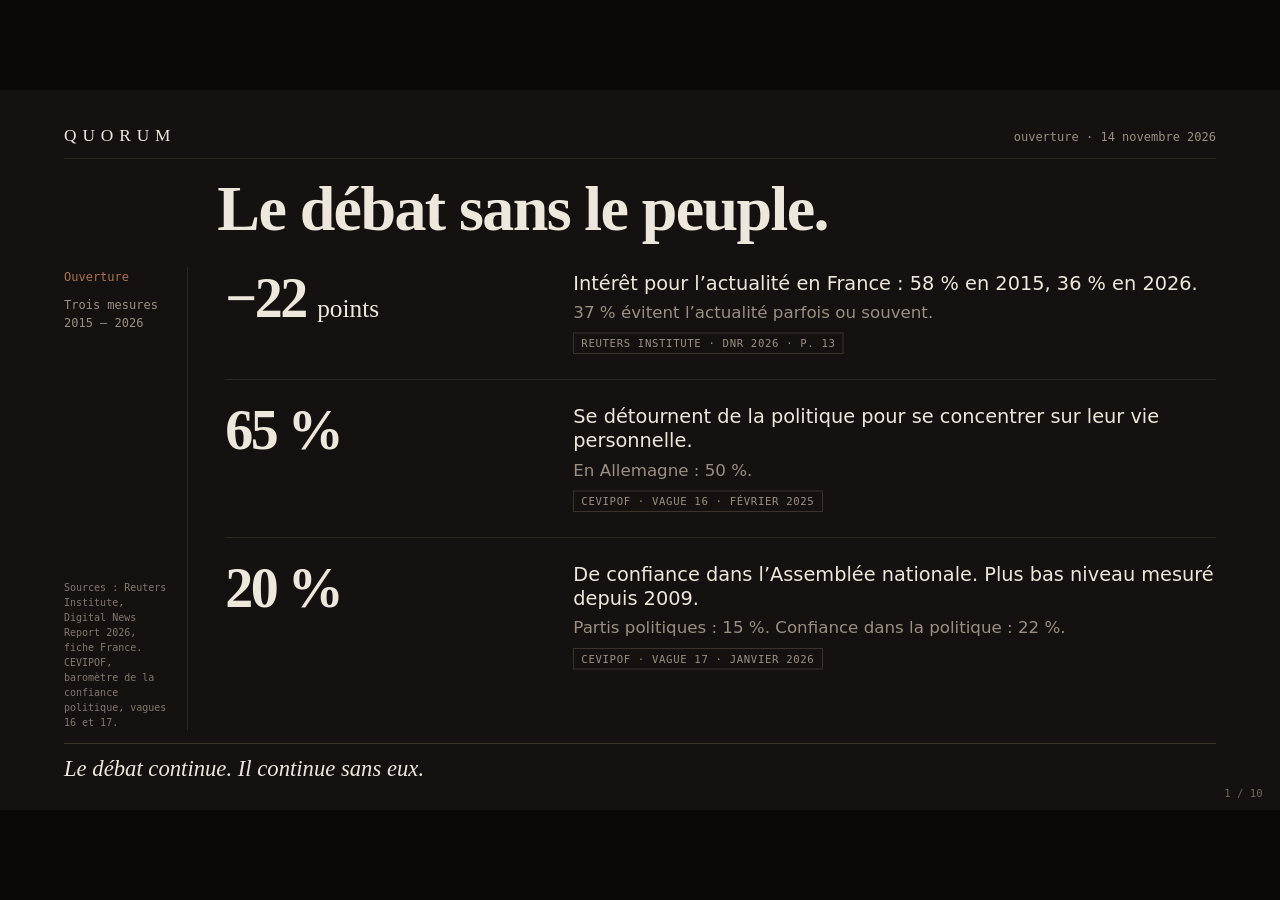
<file: docs/presentation/deck-a.html>
<!doctype html>
<html lang="fr">
<head>
<meta charset="utf-8">
<meta name="viewport" content="width=device-width, initial-scale=1">
<title>Quorum — le compte rendu</title>
<style>
  :root{
    --fond:#151110; --texte:#ede7dc; --doux:#9a8f82;
    --bois:#a9744b; --bordeaux:#8e1b22;
    --filet:#3a322c; --filet-fort:#4e443b;
    --pour:#4e9a72; --contre:#cf6357;
    --serif:Georgia,"Times New Roman",serif;
    --sans:system-ui,-apple-system,"Segoe UI",Roboto,sans-serif;
    --mono:"Cascadia Mono",Consolas,ui-monospace,monospace;
  }
  *{box-sizing:border-box}
  html,body{margin:0;height:100%}
  body{background:#0b0908;color:var(--texte);font-family:var(--sans);font-size:30px;line-height:1.3;overflow:hidden}
  h1,h2,h3,p,figure,blockquote,ol,ul,li{margin:0}
  ol,ul{padding:0;list-style:none}
  img{display:block;max-width:100%}
  :focus-visible{outline:2px solid var(--bois);outline-offset:4px}

  .scene{position:fixed;top:50%;left:50%;width:1920px;height:1080px;transform:translate(-50%,-50%) scale(var(--s,1));transform-origin:center center}
  .diapo{position:absolute;inset:0;width:1920px;height:1080px;display:none;overflow:hidden;background:var(--fond);color:var(--texte)}
  .diapo.actif{display:block}
  .diapo:focus-visible{outline:2px solid var(--bois);outline-offset:-10px}

  .haut{position:absolute;left:96px;right:96px;top:52px;display:flex;justify-content:space-between;align-items:baseline;gap:40px;padding-bottom:16px;border-bottom:1px solid var(--filet);font-family:var(--mono);font-size:18px;line-height:1.3;color:var(--doux)}
  .mast{font-family:var(--serif);font-size:26px;letter-spacing:.34em;color:var(--texte)}

  .corps{position:absolute;left:96px;right:96px;top:252px;bottom:120px;display:grid;grid-template-columns:186px minmax(0,1fr);gap:56px}
  .marge{position:relative;display:flex;flex-direction:column;border-right:1px solid var(--filet);padding-right:28px;font-family:var(--mono);font-size:18px;line-height:1.55;color:var(--doux)}
  .marge .cote{color:var(--bois)}
  .marge p + p{margin-top:14px}
  .marge .src{margin-top:auto;font-size:15px;line-height:1.5;color:#82786d;padding-top:24px}
  .contenu{min-width:0}

  .tete{position:absolute;left:326px;right:96px;top:130px}
  .tete h2{font-family:var(--serif);font-size:96px;line-height:1;letter-spacing:-.025em;font-weight:600}

  .pied{position:absolute;left:96px;right:96px;bottom:42px;border-top:1px solid var(--filet-fort);padding-top:16px}
  .pied .phrase{font-family:var(--serif);font-style:italic;font-size:34px;line-height:1.22}

  .compteur{position:absolute;right:26px;bottom:16px;font-family:var(--mono);font-size:16px;line-height:1;color:#70675d}

  /* 1 · couverture */
  .s1 .corps{top:238px}
  .cv-titre{font-family:var(--serif);font-size:148px;line-height:.98;letter-spacing:-.032em;font-weight:600}
  .cv-titre em{font-style:italic;font-weight:400}
  .cv-sous{margin-top:30px;font-size:34px;line-height:1.3;color:var(--doux)}
  .cv-mention{margin-top:44px;border-top:1px solid var(--filet);padding-top:18px;font-family:var(--mono);font-size:18px;line-height:1.6;color:var(--doux);max-width:1000px}
  .cv-pieces{margin-top:34px;font-family:var(--mono);font-size:18px;line-height:1.5;color:var(--bois)}

  /* 2 · chronologie */
  .chrono{border-left:1px solid var(--filet);padding-left:32px}
  .chrono li{display:grid;grid-template-columns:160px minmax(0,1fr);gap:28px;align-items:baseline;padding:6px 0;border-top:1px solid var(--filet)}
  .chrono li:first-child{border-top:0;padding-top:0}
  .chrono time{font-family:var(--mono);font-size:18px;line-height:1.45;color:var(--texte);white-space:nowrap}
  .chrono span{font-size:30px;line-height:1.24}

  /* 3 · article 11 */
  .art{display:grid;grid-template-columns:1fr 1fr;column-gap:72px;row-gap:0}
  .extraits li{padding:7px 0;border-top:1px solid var(--filet)}
  .extraits li:first-child{border-top:0;padding-top:0}
  .al{font-family:var(--mono);font-size:16px;line-height:1.3;color:var(--doux);margin-bottom:5px}
  .ex{font-size:30px;line-height:1.15}
  .sup{border-top:1px solid var(--bois)!important}
  .ex-sup{font-family:var(--serif);font-size:38px;line-height:1.1;letter-spacing:-.01em}
  .variante{margin-top:24px;border-top:1px solid var(--filet);padding-top:14px}
  .variante blockquote{font-family:var(--serif);font-style:italic;font-size:30px;line-height:1.3;margin:8px 0 12px}
  .renvoi{font-family:var(--mono);font-size:16px;line-height:1.45;color:var(--doux)}

  /* 4 · premier vote */
  .vote{display:grid;grid-template-columns:minmax(0,1fr) 390px;gap:88px}
  .bloc{border-top:1px solid var(--filet);padding:14px 0 16px}
  .bloc:first-child{border-top:0;padding-top:0}
  .lab{font-family:var(--mono);font-size:18px;line-height:1.3;color:var(--bois);margin-bottom:8px}
  .bloc .b{font-size:30px;line-height:1.3}
  .action{display:flex;align-items:center;gap:16px;margin-top:20px;font-family:var(--mono);font-size:18px;color:var(--texte)}
  .action::before{content:"";width:3px;height:34px;background:var(--bordeaux)}
  .piece img{width:390px;height:560px;object-fit:cover;object-position:top;border:1px solid var(--filet);background:#1e1815}
  .piece figcaption{margin-top:10px;font-family:var(--mono);font-size:18px;line-height:1.4;color:var(--doux)}

  /* 5 · deux décomptes */
  .comptes{display:grid;grid-template-columns:1fr 1fr}
  .compte{padding-right:64px}
  .compte + .compte{border-left:1px solid var(--filet);padding-left:64px;padding-right:0}
  .cote-scrutin{font-family:var(--mono);font-size:18px;line-height:1.4;color:var(--bois)}
  .objet{margin-top:10px;font-size:30px;line-height:1.3;color:var(--doux);min-height:120px}
  .nrow{display:flex;align-items:baseline;gap:22px;margin-top:4px}
  .n{font-family:var(--serif);font-size:128px;line-height:1;letter-spacing:-.045em;font-weight:600}
  .nl{font-family:var(--mono);font-size:20px;line-height:1.3;color:var(--doux)}
  .nl.p{color:var(--pour)}
  .nl.c{color:var(--contre)}
  .totaux{margin-top:22px;border-top:1px solid var(--filet);padding-top:12px;font-family:var(--mono);font-size:18px;line-height:1.5;color:var(--doux)}
  .ecart{margin-top:10px;font-family:var(--mono);font-size:18px;line-height:1.5;color:var(--texte)}

  /* 6 · débat */
  .cite{display:grid;grid-template-columns:330px minmax(0,1fr);gap:32px;border-top:1px solid var(--filet);padding:6px 0;align-items:start}
  .cite:first-of-type{border-top:0;padding-top:0}
  .cite .csrc{font-family:var(--mono);font-size:15px;line-height:1.35;color:var(--bois)}
  .cite blockquote{font-family:var(--serif);font-size:30px;line-height:1.12}
  .marge .note2{padding-top:18px;font-family:var(--mono);font-size:15px;line-height:1.5;color:#82786d}

  /* 7 · chiffres vérifiés */
  .verifs{display:grid;grid-template-columns:minmax(0,1fr) 390px;gap:80px}
  .verif{display:grid;grid-template-columns:210px minmax(0,1fr);gap:28px;border-top:1px solid var(--filet);padding:16px 0 18px}
  .verif:first-child{border-top:0;padding-top:0}
  .v-num{font-family:var(--serif);font-size:104px;line-height:.95;letter-spacing:-.04em;font-weight:600}
  .v-aff{font-size:30px;line-height:1.25}
  .v-auteur{margin-top:8px;font-family:var(--mono);font-size:16px;line-height:1.4;color:var(--doux)}
  .v-verdict{margin-top:12px;font-family:var(--serif);font-style:italic;font-size:34px;line-height:1.1}
  .v-src{margin-top:6px;font-family:var(--mono);font-size:16px;line-height:1.4;color:var(--doux)}
  .v-rule{margin-top:26px;border-top:1px solid var(--filet);padding-top:14px;font-size:30px;line-height:1.3;color:var(--doux);max-width:980px}

  /* 8 · presse */
  .presse{display:grid;grid-template-columns:minmax(0,1fr) 236px;gap:84px}
  .cols{display:grid;grid-template-columns:1fr 1fr;column-gap:60px;align-items:start}
  .pcol h3{font-family:var(--mono);font-size:18px;line-height:1.3;color:var(--bois);font-weight:400;margin-bottom:10px}
  .article-p{border-top:1px solid var(--filet);padding:12px 0 16px}
  .article-p .meta{font-family:var(--mono);font-size:16px;line-height:1.3;color:var(--doux);margin-bottom:6px}
  .article-p .titre-p{font-family:var(--serif);font-size:28px;line-height:1.22}
  .presse-note{margin-top:24px;border-top:1px solid var(--filet);padding-top:12px;font-family:var(--mono);font-size:17px;line-height:1.5;color:var(--doux)}
  .shot img{width:236px;height:420px;object-fit:cover;object-position:top;border:1px solid var(--filet);background:#1e1815}
  .shot figcaption{margin-top:8px;font-family:var(--mono);font-size:15px;line-height:1.4;color:var(--doux)}
  .shot-lg img{width:390px;height:620px;object-fit:cover;object-position:top;border:1px solid var(--filet);background:#1e1815}
  .shot-lg figcaption{margin-top:10px;font-family:var(--mono);font-size:16px;line-height:1.4;color:var(--doux)}

  /* 9 · parcours */
  .parcours{display:grid;grid-template-columns:minmax(0,1fr) 236px;gap:84px}
  .regle{font-size:30px;line-height:1.3;max-width:1000px}
  .actions{display:grid;grid-template-columns:1fr 1fr;column-gap:60px;margin-top:28px}
  .actions li{border-top:1px solid var(--filet);padding:11px 0;font-size:30px;line-height:1.2}
  .actions li:first-child{border-top:0}
  .points{margin-top:28px;border-top:1px solid var(--filet);padding-top:14px;font-family:var(--mono);font-size:18px;line-height:1.6;color:var(--doux)}
  .points b{color:var(--texte);font-weight:400}

  /* 10 · carte et contrôles */
  .carte{display:grid;grid-template-columns:minmax(0,1fr) 390px;gap:80px}
  .sieges{display:grid;grid-template-columns:repeat(3,1fr);gap:36px;border-bottom:1px solid var(--filet);padding-bottom:20px}
  .siege b{display:block;font-family:var(--serif);font-size:112px;line-height:.95;letter-spacing:-.04em;font-weight:600}
  .siege span{display:block;margin-top:8px;font-family:var(--mono);font-size:18px;line-height:1.35;color:var(--doux)}
  .ctrl-tete{margin-top:24px;display:flex;justify-content:space-between;align-items:baseline;gap:20px;font-family:var(--mono);font-size:18px;line-height:1.3;color:var(--bois)}
  .ctrl-tete span:last-child{color:var(--doux)}
  .controles{display:grid;grid-template-columns:1fr 1fr;column-gap:56px;margin-top:8px}
  .controles li{display:flex;justify-content:space-between;gap:14px;border-top:1px solid var(--filet);padding:8px 0;font-family:var(--mono);font-size:17px;line-height:1.3}
  .controles li span:last-child{color:var(--doux)}

/* badges de source */
  .badge{display:inline-block;font-family:var(--mono);font-size:16px;line-height:1.2;letter-spacing:.06em;padding:6px 11px 5px;border:1px solid var(--filet-fort);color:var(--doux);white-space:nowrap}
  .b-api{background:var(--bois);border-color:var(--bois);color:#181008;font-weight:700}
  .b-off{border-color:#7f6b52;color:#cbb89b}
  .b-non{border-style:dashed;color:#82786d}

  /* 1 · le peuple */
  .sp1 .corps{top:266px}
  .mesures li{display:grid;grid-template-columns:470px minmax(0,1fr);gap:52px;align-items:start;border-top:1px solid var(--filet);padding:36px 0 38px}
  .mesures li:first-child{border-top:0;padding-top:6px}
  .m-num{font-family:var(--serif);font-size:84px;line-height:.95;letter-spacing:-.045em;font-weight:600;white-space:nowrap}
  .m-num .u{font-size:38px;letter-spacing:0;font-weight:400}
  .m-txt{font-size:29px;line-height:1.28;max-width:1010px}
  .m-txt .suite{display:block;margin-top:8px;font-size:25px;line-height:1.32;color:var(--doux)}
  .mesures .badge{margin-top:14px}

  /* 2 · le quorum */
  .sp2 .tete h2{font-size:78px}
  .sp2 .corps{top:232px}
  .quorum2{display:grid;grid-template-columns:minmax(0,1fr) 560px;column-gap:80px}
  .q-cite{font-family:var(--serif);font-size:40px;line-height:1.14;letter-spacing:-.015em;margin-top:12px}
  .q-glose{margin-top:20px;font-size:28px;line-height:1.3}
  .badges{display:flex;flex-wrap:wrap;gap:12px;margin-top:20px}
  .q-cas{border-left:1px solid var(--filet);padding-left:48px}
  .q-cas .verd{margin-top:24px}
  .rcpt{margin-top:10px;font-family:var(--mono);font-size:18px;line-height:1.45;color:var(--doux)}
  .q-cas .badge{margin-top:22px}

  
/* 3 · la mesure */
  .sp3 .tete h2{font-size:86px}
  .sp3 .corps{top:238px}
  .mesure3{display:grid;grid-template-columns:minmax(0,1fr) 600px;column-gap:84px}
  .grand{display:flex;align-items:baseline;gap:26px;margin-top:6px}
  .grand b{font-family:var(--serif);font-size:186px;line-height:.8;letter-spacing:-.055em;font-weight:600}
  .grand span{font-family:var(--mono);font-size:20px;line-height:1.35;color:var(--doux)}
  .cas{margin-top:24px;font-size:29px;line-height:1.28;max-width:720px}
  .res{margin-top:20px;display:flex;align-items:baseline;gap:22px}
  .verd{font-family:var(--serif);font-style:italic;font-size:44px;line-height:1}
  .res span:last-child{font-family:var(--mono);font-size:20px;line-height:1.45;color:var(--doux)}
  .mesure3 .badge{margin-top:22px}
  .rail{margin-top:26px;border-top:1px solid var(--filet);padding-top:14px;font-family:var(--mono);font-size:18px;line-height:1.5;color:var(--doux)}
  .propo li{display:grid;grid-template-columns:158px minmax(0,1fr);gap:24px;align-items:baseline;border-top:1px solid var(--filet);padding:14px 0}
  .propo li:first-child{border-top:0;padding-top:0}
  .propo b{font-family:var(--serif);font-size:64px;line-height:.95;letter-spacing:-.04em;font-weight:600;white-space:nowrap}
  .propo b span{font-family:var(--mono);font-size:18px;letter-spacing:0;color:var(--doux);font-weight:400}
  .propo p{font-size:25px;line-height:1.26}
  .note-mesure{margin-top:20px;font-size:24px;line-height:1.34;color:var(--doux)}
  .note3{margin-top:16px;font-family:var(--mono);font-size:15px;line-height:1.5;color:#82786d}

  
/* 10 · parcours et carte */
  .fusion{display:grid;grid-template-columns:minmax(0,1fr) 300px;gap:84px}
  .fusion .sieges{padding-bottom:16px}
  .fusion .siege b{font-size:124px}
  .fusion .shot img{width:300px;height:540px}
  .fusion .regle{font-size:27px;line-height:1.3;margin-top:22px;max-width:1080px}
  .fusion .actions{margin-top:18px;column-gap:52px}
  .fusion .actions li{font-size:27px;padding:8px 0}

  /* 11 · méthode */
  .spm .corps{top:240px}
  .methode{display:grid;grid-template-columns:repeat(3,1fr);gap:54px}
  .etape{border-top:1px solid var(--filet);padding-top:16px}
  .etape h3{font-family:var(--mono);font-size:18px;line-height:1.3;color:var(--bois);font-weight:400;margin-bottom:12px}
  .etape p{font-size:28px;line-height:1.3}
  .etape p + p{margin-top:14px}
  .statut{display:inline-block;font-family:var(--mono);font-size:15px;line-height:1.2;letter-spacing:.07em;padding:4px 9px 3px;border:1px solid;margin-bottom:14px}
  .st-livree{color:var(--pour);border-color:var(--pour)}
  .st-prevue{color:var(--bois);border-color:var(--bois)}
  .st-env{color:var(--doux);border-color:var(--filet-fort)}
  .preuve{margin-top:56px;border-top:1px solid var(--filet);padding-top:20px;display:flex;gap:36px;align-items:center}
  .preuve b{font-family:var(--serif);font-size:84px;line-height:.9;letter-spacing:-.04em;font-weight:600;white-space:nowrap}
  .preuve p{font-size:26px;line-height:1.3;color:var(--doux);max-width:1010px}

  /* 12 · offre */
  .spb .tete h2{font-size:78px}
  .spb .corps{top:236px}
  .offre{display:grid;grid-template-columns:repeat(3,1fr);gap:54px}
  .col-offre{border-top:1px solid var(--filet);padding-top:16px}
  .col-offre h3{font-family:var(--mono);font-size:18px;line-height:1.3;color:var(--bois);font-weight:400;margin-bottom:12px}
  .col-offre li{font-size:26px;line-height:1.3;padding:9px 0;border-top:1px solid #2c2521}
  .col-offre li:first-child{border-top:0;padding-top:0}
  .bilan{margin-top:38px;border-top:1px solid var(--filet-fort);padding-top:18px;display:grid;grid-template-columns:repeat(3,1fr);gap:44px;font-size:24px;line-height:1.32;color:var(--doux)}
  .bilan b{display:block;margin-bottom:6px;font-family:var(--mono);font-size:16px;line-height:1.2;letter-spacing:.06em;font-weight:400;color:var(--bois);text-transform:uppercase}

  
/* 4 · le principe */
  .spp .tete h2{font-size:88px}
  .spp .corps{top:232px}
  .principe{display:grid;grid-template-columns:1.45fr 1fr;column-gap:88px}
  .pc .lab{margin-bottom:10px}
  .geste{display:grid;grid-template-columns:60px minmax(0,1fr);gap:18px;align-items:baseline;border-top:1px solid var(--filet);padding:14px 0 16px}
  .geste .num{font-family:var(--mono);font-size:16px;line-height:1.2;letter-spacing:.1em;color:var(--bois)}
  .geste h3{font-family:var(--serif);font-size:48px;line-height:1;letter-spacing:-.03em;font-weight:600;margin-bottom:10px}
  .geste p{font-size:26px;line-height:1.3;color:var(--texte)}
  .invariants li{border-top:1px solid var(--filet);padding:20px 0 22px;font-family:var(--serif);font-size:36px;line-height:1.15;letter-spacing:-.015em}
  .invariants li span{display:block;margin-top:10px;font-family:var(--mono);font-size:16px;line-height:1.4;letter-spacing:0;color:var(--doux)}

  /* 5 à 9 · planches d'écrans */
  .spg .tete h2{font-size:104px}
  .spg .corps{top:236px;grid-template-columns:210px minmax(0,1fr)}
  .planche{display:grid;grid-template-columns:repeat(3,402px);justify-content:space-between}
  .planche figure{min-width:0;display:flex;flex-direction:column}
  .planche img{width:402px;height:569px;object-fit:cover;object-position:top;border:1px solid var(--filet);background:#1e1815}
  .planche figcaption{margin-top:12px;font-family:var(--mono);font-size:16px;line-height:1.35;color:var(--doux)}
  .planche figcaption b{display:block;margin-bottom:4px;font-family:var(--mono);font-size:16px;line-height:1.2;letter-spacing:.08em;font-weight:400;color:var(--bois);text-transform:uppercase}
  .planche .prov{margin-top:auto}

  /* provenance · comment la donnée de chaque vignette a été obtenue */
  .prov{display:flex;align-items:center;flex-wrap:wrap;gap:9px;margin-top:12px;padding-top:11px;border-top:1px solid #2c2521;font-family:var(--mono);font-size:16px;line-height:1.3;color:var(--doux)}
  .prov .badge{font-size:16px;letter-spacing:.06em;padding:4px 8px 3px}
  .prov b{font-weight:400;color:var(--texte)}

  /* 7 · le débat */
  .debat2{display:grid;grid-template-columns:minmax(0,1fr) minmax(0,1fr) 320px;column-gap:52px}
  .debat2 .bord{min-width:0}
  .debat2 .lab{margin-bottom:16px}
  .debat2 figure + figure{margin-top:34px}
  .debat2 blockquote{font-family:var(--serif);font-size:34px;line-height:1.14;letter-spacing:-.005em;text-wrap:pretty}
  .debat2 figcaption{margin-top:10px;font-family:var(--mono);font-size:16px;line-height:1.35;color:var(--bois)}
  .debat2 .shot3{align-self:end}
  .shot3 img{width:320px;height:453px;object-fit:cover;object-position:top;border:1px solid var(--filet);background:#1e1815}
  .shot3 figcaption{margin-top:9px;font-family:var(--mono);font-size:15px;line-height:1.35;color:var(--doux)}
  .shot3 .prov{border-top:0;padding-top:0;margin-top:8px}

  /* 8 · les chiffres */
  .factcheck{display:grid;grid-template-columns:minmax(0,1fr) 372px;column-gap:56px}
  .fc-list{min-width:0}
  .fc{display:grid;grid-template-columns:200px minmax(0,1fr);gap:26px;align-items:start;border-top:1px solid var(--filet);padding:20px 0 22px}
  .fc:first-child{border-top:0;padding-top:0}
  .fc-num{font-family:var(--serif);font-size:96px;line-height:.9;letter-spacing:-.04em;font-weight:600;white-space:nowrap}
  .fc-num span{font-size:40px;letter-spacing:0;font-weight:400}
  .fc-aff{font-size:29px;line-height:1.24}
  .fc-aut{margin-top:8px;font-family:var(--mono);font-size:16px;line-height:1.4;color:var(--doux)}
  .fc-verd{margin-top:12px;font-family:var(--serif);font-style:italic;font-size:32px;line-height:1.1}
  .fc-non{color:var(--doux)}
  .fc-src{margin-top:5px;font-family:var(--mono);font-size:15px;line-height:1.4;color:var(--doux)}
  .fc-rule{margin-top:30px;border-top:1px solid var(--filet);padding-top:18px;font-size:28px;line-height:1.3;color:var(--doux);max-width:1010px}
  .fc-rule b{color:var(--texte);font-weight:400}
  .fc-note{border-top:1px solid var(--filet);padding-top:18px}
  .fc-note .lab{margin-bottom:14px}
  .fc-liste li{border-top:1px solid #2c2521;padding:14px 0 15px;font-size:24px;line-height:1.3;color:var(--doux)}
  .fc-liste li:first-child{border-top:0;padding-top:0}
  .fc-liste b{display:block;color:var(--texte);font-weight:400}
  .fc-liste .abs{color:#82786d}
  .fc-note .prov{margin-top:22px}

  @media print{
    @page{size:1920px 1080px;margin:0}
    html,body{height:auto;overflow:visible;background:var(--fond)}
    body{-webkit-print-color-adjust:exact;print-color-adjust:exact}
    .scene{position:static;transform:none;width:auto;height:auto}
    .diapo{position:relative;display:block!important;width:1920px;height:1080px;break-after:page;page-break-after:always;break-inside:avoid}
    .diapo:last-of-type{break-after:auto;page-break-after:auto}
    .compteur{display:none!important}
    .diapo:focus-visible{outline:0}
  }
</style>
</head>
<body>
<main class="scene">

<section class="diapo sp1 actif" id="d1" tabindex="0" aria-labelledby="t1">
  <header class="haut"><span class="mast">QUORUM</span><span>ouverture · 14 novembre 2026</span></header>
  <div class="tete"><h2 id="t1">Le débat sans le peuple.</h2></div>
  <div class="corps">
    <div class="marge">
      <p class="cote">Ouverture</p>
      <p>Trois mesures<br>2015 – 2026</p>
      <p class="src">Sources : Reuters Institute, Digital News Report 2026, fiche France. CEVIPOF, baromètre de la confiance politique, vagues 16 et 17.</p>
    </div>
    <div class="contenu">
      <ol class="mesures">
        <li>
          <p class="m-num">−22 <span class="u">points</span></p>
          <div>
            <p class="m-txt">Intérêt pour l’actualité en France : 58 % en 2015, 36 % en 2026.<span class="suite">37 % évitent l’actualité parfois ou souvent.</span></p>
            <p class="badge">REUTERS INSTITUTE · DNR 2026 · P. 13</p>
          </div>
        </li>
        <li>
          <p class="m-num">65 %</p>
          <div>
            <p class="m-txt">Se détournent de la politique pour se concentrer sur leur vie personnelle.<span class="suite">En Allemagne : 50 %.</span></p>
            <p class="badge">CEVIPOF · VAGUE 16 · FÉVRIER 2025</p>
          </div>
        </li>
        <li>
          <p class="m-num">20 %</p>
          <div>
            <p class="m-txt">De confiance dans l’Assemblée nationale. Plus bas niveau mesuré depuis 2009.<span class="suite">Partis politiques : 15 %. Confiance dans la politique : 22 %.</span></p>
            <p class="badge">CEVIPOF · VAGUE 17 · JANVIER 2026</p>
          </div>
        </li>
      </ol>
    </div>
  </div>
  <div class="pied">
    <p class="phrase">Le débat continue. Il continue sans eux.</p>
  </div>
</section>

<section class="diapo sp2" id="d2" tabindex="0" aria-labelledby="t2">
  <header class="haut"><span>La règle et la mesure</span><span>règlement, art. 61 · scrutin n° 8696</span></header>
  <div class="tete"><h2 id="t2">Le quorum n’est pas exigé.</h2></div>
  <div class="corps">
    <div class="marge">
      <p class="cote">Le quorum</p>
      <p>Présents<br>requis : aucun</p>
      <p>Vérifications<br>5 en 4 419<br>scrutins</p>
      <p class="src">Sources : règlement, art. 61, juillet 2025 ; fiche AN n° 56, juillet 2024 ; API Hémicycle, scrutin n° 8696.</p>
    </div>
    <div class="contenu quorum2">
      <div>
        <p class="lab">Ce qu’exige le règlement</p>
        <blockquote class="q-cite">« L’Assemblée est toujours en nombre pour délibérer et pour régler son ordre du jour. »</blockquote>
        <p class="q-glose">Aucun minimum de présents. Une vérification du quorum reste possible, mais elle est rare : 0 demande sous la XIV<sup>e</sup> législature, 5 sous la XV<sup>e</sup>, 0 sous la XVI<sup>e</sup> — pour 4 419 scrutins publics.</p>
        <p class="badges">
          <span class="badge b-off">TEXTE OFFICIEL · RÈGLEMENT, ART. 61 · JUILLET 2025</span>
          <span class="badge b-off">FICHE AN N° 56 · JUILLET 2024</span>
        </p>
      </div>
      <div class="q-cas">
        <p class="lab">Ce que le vote pèse</p>
        <p class="grand"><b>35</b><span>votants<br>sur 577</span></p>
        <p class="cas">12 octobre 2026, séance de 21 h 30 à 23 h 40. Convention d’extradition entre la France et la Colombie.</p>
        <p class="verd">Adopté</p>
        <p class="rcpt">28 pour · 5 contre · 2 abstentions<br>seuil de majorité : 17</p>
        <p class="badge b-api">API HÉMICYCLE · SCRUTIN 8696 · 14/11/2026</p>
      </div>
    </div>
  </div>
  <div class="pied">
    <p class="phrase">Le quorum n’est pas exigé. Il est rarement vérifié.</p>
  </div>
</section>

<section class="diapo spp" id="d3" tabindex="0" aria-labelledby="t3">
  <header class="haut"><span>Le principe</span><span>Quorum · v0</span></header>
  <div class="tete"><h2 id="t3">Lire. Voter. Vérifier. Revoter.</h2></div>
  <div class="corps">
    <div class="marge">
      <p class="cote">Le principe</p>
      <p>4 gestes<br>8 actions<br>0 avis</p>
      <p class="src">Source : application Quorum, écrans des parcours #/devoir et #/arbre. Rien n’est envoyé.</p>
    </div>
    <div class="contenu principe">
      <div class="pc">
        <p class="lab">Quatre gestes</p>
        <div class="gestes">
          <div class="geste">
            <p class="num">01</p>
            <div>
              <h3>Lire</h3>
              <p>La chronologie, le résumé, le texte entier. Ce qui s’est dit et ce qui s’est voté, dans l’ordre où la loi se fait.</p>
            </div>
          </div>
          <div class="geste">
            <p class="num">02</p>
            <div>
              <h3>Voter</h3>
              <p>Après avoir lu, pas avant. Pour, abstention, contre. Le vote s’écrit dans le navigateur : aucun compte, aucun serveur.</p>
            </div>
          </div>
          <div class="geste">
            <p class="num">03</p>
            <div>
              <h3>Vérifier</h3>
              <p>Les chiffres, le débat mot pour mot, les affirmations confrontées à une source, les titres de presse.</p>
            </div>
          </div>
          <div class="geste">
            <p class="num">04</p>
            <div>
              <h3>Revoter</h3>
              <p>Le second vote, après le débat et les vérifications. L’opinion se précise ou bascule : l’application le constate, sans conclure.</p>
            </div>
          </div>
        </div>
      </div>
      <div class="pc">
        <p class="lab">Gage de neutralité</p>
        <ul class="invariants">
          <li>Source ou silence<span>sans source : non documenté</span></li>
          <li>Aucun avis sur la loi<span>ni score, ni recommandation</span></li>
          <li>Aucun chatbot<span>des fichiers, jamais un modèle</span></li>
          <li>Aucun point pour le vote<span>seul le parcours compte</span></li>
        </ul>
      </div>
    </div>
  </div>
  <div class="pied">
    <p class="phrase">Ce qui s’est dit. Ce qui s’est voté.</p>
  </div>
</section>

<section class="diapo spg" id="d4" tabindex="0" aria-labelledby="t4">
  <header class="haut"><span>L’exemple · 1 / 5</span><span>n° 8429 · 21 juillet 2026</span></header>
  <div class="tete"><h2 id="t4">Lire.</h2></div>
  <div class="corps">
    <div class="marge">
      <p class="cote">Lire</p>
      <p>3 écrans<br>13 étapes<br>9 alinéas</p>
      <p>MCP Hémicycle<br>LOCAL navigateur<br>CR compte rendu</p>
      <p class="src">Captures Quorum, 14 novembre 2026. Chaque vignette nomme l’appel qui a produit la donnée. Le MCP est lu hors ligne, puis recopié dans le fichier.</p>
    </div>
    <div class="contenu planche">
      <figure>
        <img src="../captures/desktop-chronologie.png" alt="Écran chronologie : treize étapes datées du dépôt du texte à la commission mixte paritaire.">
        <figcaption><b>La chronologie</b>13 étapes datées, du dépôt au 5 novembre 2026.</figcaption>
        <p class="prov"><span class="badge b-api">MCP</span><b>actes · 1 crédit</b></p>
      </figure>
      <figure>
        <img src="../captures/desktop-resume.png" alt="Écran résumé : ce que change la loi, puis les extraits marquants.">
        <figcaption><b>Le résumé</b>Ce que change la loi, sans adjectif.</figcaption>
        <p class="prov"><span class="badge b-api">MCP</span><b>actes + articles_textes</b></p>
      </figure>
      <figure>
        <img src="../captures/desktop-article.png" alt="Écran article entier : l’article 11 et ses neuf alinéas, avec la mention supprimée.">
        <figcaption><b>Le texte entier</b>L’article 11, neuf alinéas, mot pour mot.</figcaption>
        <p class="prov"><span class="badge b-api">MCP</span><b>articles_textes · 1 crédit</b></p>
      </figure>
    </div>
  </div>
  <div class="pied">
    <p class="phrase">Rien n’est affiché sans sa source.</p>
  </div>
</section>

<section class="diapo spg" id="d5" tabindex="0" aria-labelledby="t5">
  <header class="haut"><span>L’exemple · 2 / 5</span><span>n° 8429 · 21 juillet 2026</span></header>
  <div class="tete"><h2 id="t5">Voter.</h2></div>
  <div class="corps">
    <div class="marge">
      <p class="cote">Voter</p>
      <p>1 vote<br>10 étapes<br>0 envoi</p>
      <p class="src">Captures de l’application Quorum, 14 novembre 2026. Le vote est écrit sous la clé quorum.v1, dans le navigateur. Le décompte vient d’un appel au MCP, recopié dans le fichier.</p>
    </div>
    <div class="contenu planche">
      <figure>
        <img src="../captures/desktop-vote.png" alt="Écran de vote : ce qui est voté, où va le vote, puis les trois boutons Pour, Abstention, Contre.">
        <figcaption><b>Le premier vote</b>Après la chronologie et le texte entier.</figcaption>
        <p class="prov"><span class="badge b-api">MCP</span><b>texte</b> <span class="badge b-off">LOCAL</span><b>quorum.v1</b></p>
      </figure>
      <figure>
        <img src="../captures/desktop-chiffres.png" alt="Écran des chiffres : 258 pour, 84 contre, 10 abstentions, 352 votants.">
        <figcaption><b>Les chiffres</b>258 pour, 84 contre, 10 abstentions.</figcaption>
        <p class="prov"><span class="badge b-api">MCP</span><b>resultat_scrutin · 1 crédit</b></p>
      </figure>
      <figure>
        <img src="../captures/desktop-sommaire.png" alt="Écran du sommaire : avant votre vote, votre premier vote, après votre vote, dix étapes au total.">
        <figcaption><b>Le parcours</b>Avant, voter, après : dix étapes.</figcaption>
        <p class="prov"><span class="badge b-off">LOCAL</span><b>10 étapes · parcours</b></p>
      </figure>
    </div>
  </div>
  <div class="pied">
    <p class="phrase">Après avoir lu, pas avant.</p>
  </div>
</section>

<section class="diapo spg" id="d6" tabindex="0" aria-labelledby="t6">
  <header class="haut"><span>L’exemple · 3 / 5</span><span>comptes rendus des 17 et 21 juillet 2026</span></header>
  <div class="tete"><h2 id="t6">Le débat.</h2></div>
  <div class="corps">
    <div class="marge">
      <p class="cote">Le débat</p>
      <p>4 extraits<br>2 séances<br>0 coupe</p>
      <p class="src">Sources : comptes rendus intégraux des 17 et 21 juillet 2026. Le MCP ne sert pas les discours : chaque citation est acceptée si elle est une sous-chaîne exacte de sa séance.</p>
    </div>
    <div class="contenu debat2">
      <div class="bord">
        <p class="lab">Pour · ils défendent la perpétuité</p>
        <figure>
          <blockquote>« En effet, face à la gravité de ces faits, seule une peine de réclusion criminelle à perpétuité peut, d’une part, avoir un effet dissuasif et, d’autre part, prévenir toute récidive. »</blockquote>
          <figcaption>Christophe Mongardien · 21 juillet 2026</figcaption>
        </figure>
        <figure>
          <blockquote>« Lorsqu’il s’agit de pédocriminalité, le moindre risque de récidive est déjà un risque de trop. »</blockquote>
          <figcaption>Gabriel Tomatis · 17 juillet 2026</figcaption>
        </figure>
      </div>
      <div class="bord">
        <p class="lab">Contre · ils la refusent</p>
        <figure>
          <blockquote>« Ce qui dissuade les potentiels auteurs de passer à l’acte, ce n’est pas la lourdeur de la peine, mais la certitude d’être pris et de faire l’objet de poursuites. »</blockquote>
          <figcaption>Gabrielle Cathala · 17 juillet 2026</figcaption>
        </figure>
        <figure>
          <blockquote>« La perpétuité, comme la peine de mort, fait peser une telle responsabilité sur l’enfant qu’elle le silencie encore davantage. »</blockquote>
          <figcaption>Mathilde Panot · 21 juillet 2026</figcaption>
        </figure>
      </div>
      <figure class="shot3">
        <img src="../captures/desktop-debat.png" alt="Écran du débat : trois passages par bord, chacun avec son auteur, sa date et le compte rendu de la séance.">
        <figcaption>Écran du débat · 680 px</figcaption>
        <p class="prov"><span class="badge b-off">CR</span><b>compte rendu</b></p>
      </figure>
    </div>
  </div>
  <div class="pied">
    <p class="phrase">Deux bords, même nombre d’extraits, même volume de parole.</p>
  </div>
</section>

<section class="diapo spg" id="d7" tabindex="0" aria-labelledby="t7">
  <header class="haut"><span>L’exemple · 4 / 5</span><span>affirmations des 17 et 21 juillet 2026</span></header>
  <div class="tete"><h2 id="t7">Les chiffres.</h2></div>
  <div class="corps">
    <div class="marge">
      <p class="cote">Les chiffres</p>
      <p>3 affirmations<br>2 confirmées<br>1 non<br>documenté</p>
      <p class="src">Sources : CIIVISE, rapport public de novembre 2023 et bilan du 15 juin 2026. Le rapport inter-inspections de juillet 2022 n’a pas été retrouvé en ligne.</p>
    </div>
    <div class="contenu factcheck">
      <div class="fc-list">
        <div class="fc">
          <p class="fc-num">3<span> %</span></p>
          <div>
            <p class="fc-aff">« Moins de 3 % des auteurs sont condamnés. »</p>
            <p class="fc-aut">Marianne Maximi · rapporteure · 17 juillet 2026</p>
            <p class="fc-verd">Confirmé</p>
            <p class="fc-src">CIIVISE, rapport public de novembre 2023</p>
          </div>
        </div>
        <div class="fc">
          <p class="fc-num">1<span> %</span></p>
          <div>
            <p class="fc-aff">« Moins de 1 % des agresseurs incestueux sont condamnés. »</p>
            <p class="fc-aut">Mathilde Panot · députée · 21 juillet 2026</p>
            <p class="fc-verd">Confirmé</p>
            <p class="fc-src">CIIVISE, rapport public de novembre 2023</p>
          </div>
        </div>
        <div class="fc">
          <p class="fc-num">70<span> %</span></p>
          <div>
            <p class="fc-aff">« Dans 70 % des affaires de viol, aucun acte d’enquête n’est réalisé. »</p>
            <p class="fc-aut">Gabrielle Cathala · députée · 17 juillet 2026</p>
            <p class="fc-verd fc-non">Non documenté</p>
            <p class="fc-src">Aucune source retrouvée : le rapport de juillet 2022 n’est pas en ligne.</p>
          </div>
        </div>
        <p class="fc-rule"><b>Le verdict ne dit jamais si la loi est bonne</b> : il dit seulement ce que la source établit. Il n’est publié que si l’affirmation a été prononcée dans l’hémicycle et rattachée à son compte rendu.</p>
      </div>
      <div class="fc-note">
        <p class="lab">Les sources</p>
        <ul class="fc-liste">
          <li><b>CIIVISE, rapport public</b>Novembre 2023</li>
          <li><b>CIIVISE, bilan de mise en œuvre</b>15 juin 2026</li>
          <li class="abs"><b>Rapport inter-inspections</b>Juillet 2022 · introuvable en ligne</li>
        </ul>
        <p class="prov"><span class="badge b-off">CR</span><b>compte rendu</b></p>
      </div>
    </div>
  </div>
  <div class="pied">
    <p class="phrase">Sans source vérifiable, le chiffre reste non documenté.</p>
  </div>
</section>

<section class="diapo spg" id="d8" tabindex="0" aria-labelledby="t8">
  <header class="haut"><span>L’exemple · 5 / 5</span><span>n° 8429 · 21 juillet 2026</span></header>
  <div class="tete"><h2 id="t8">Revoter.</h2></div>
  <div class="corps">
    <div class="marge">
      <p class="cote">Revoter</p>
      <p>2 issues<br>1 appareil<br>0 jugement</p>
      <p class="src">Captures de l’application Quorum, 14 novembre 2026. Écrans de résultat avec deux votes locaux de démonstration, pour puis contre, pour puis pour. Rien n’est envoyé.</p>
    </div>
    <div class="contenu planche">
      <figure>
        <img src="../captures/desktop-resultat-change.png" alt="Écran de résultat : « Vous avez changé d’avis entre le premier et le second vote. Aucun gain n’en dépend. », puis le vote final Contre.">
        <figcaption><b>Le vote changé</b>« Vous avez changé d’avis. Aucun gain n’en dépend.&nbsp;»</figcaption>
        <p class="prov"><span class="badge b-api">MCP</span><b>décompte</b> <span class="badge b-off">LOCAL</span><b>quorum.v1</b></p>
      </figure>
      <figure>
        <img src="../captures/desktop-resultat-tenu.png" alt="Écran de résultat : « Vous avez voté deux fois de la même façon. », puis le vote final Pour.">
        <figcaption><b>Le même vote</b>« Voté deux fois de la même façon.&nbsp;»</figcaption>
        <p class="prov"><span class="badge b-api">MCP</span><b>décompte</b> <span class="badge b-off">LOCAL</span><b>quorum.v1</b></p>
      </figure>
      <figure>
        <img src="../captures/desktop-carte.png" alt="Écran de la carte : l’hémicycle, un point par siège, les sièges non occupés en gris.">
        <figcaption><b>La carte</b>Les sièges occupés en couleur, les 224 sièges vides en gris.</figcaption>
        <p class="prov"><span class="badge b-api">MCP</span><b>resultat_scrutin</b></p>
      </figure>
    </div>
  </div>
  <div class="pied">
    <p class="phrase">Même vote ou vote changé : l’application le dit, et rien d’autre.</p>
  </div>
</section>

<section class="diapo spm" id="d9" tabindex="0" aria-labelledby="t9">
  <header class="haut"><span>La méthode</span><span>chaîne de production · hors ligne</span></header>
  <div class="tete"><h2 id="t9">Une chaîne, pas un chatbot.</h2></div>
  <div class="corps">
    <div class="marge">
      <p class="cote">La méthode</p>
      <p>10 contrôles<br>12 cas de preuve<br>1 loi publiée</p>
      <p class="src">Source : scripts/verifier.mjs, dix contrôles (codes WP1.1 à WP1.9) ; scripts/preuve-gate.mjs, exécution du 14 novembre 2026.</p>
    </div>
    <div class="contenu">
      <div class="methode">
        <div class="etape">
          <p class="statut st-livree">V0 · LIVRÉE</p>
          <h3>La fiche, hors ligne</h3>
          <p>Hémicycle, comptes rendus et textes officiels sont lus hors ligne, une fois par loi. L’application ne sert ensuite que des fichiers : aucun modèle, aucune clé, aucun appel réseau.</p>
          <p>Coût mesuré : 0,08 à 0,15 € par loi.</p>
        </div>
        <div class="etape">
          <p class="statut st-prevue">V1 · PRÉVUE</p>
          <h3>La recherche par le sens</h3>
          <p>Le corpus est découpé en passages, indexés hors ligne. Une question renvoie des passages déjà cités avec leur source, jamais une réponse inventée.</p>
        </div>
        <div class="etape">
          <p class="statut st-env">V2 · ENVISAGÉE</p>
          <h3>La veille et l’ouverture</h3>
          <p>Mise à jour quotidienne, Sénat comme seconde chambre, API du corpus.</p>
        </div>
      </div>
      <div class="preuve">
        <b>12 / 12</b>
        <p>Le passage accepte un fichier complet, puis refuse douze fautes, une à la fois. Un fichier qui échoue n’est pas publié : aucune relecture humaine n’intervient.</p>
      </div>
    </div>
  </div>
  <div class="pied">
    <p class="phrase">Des contrôles bloquants décident de la publication, jamais un jugement.</p>
  </div>
</section>

<section class="diapo spb" id="d10" tabindex="0" aria-labelledby="t10">
  <header class="haut"><span>L’offre</span><span>freemium · non implémenté</span></header>
  <div class="tete"><h2 id="t10">Le corpus gratuit. La veille payante.</h2></div>
  <div class="corps">
    <div class="marge">
      <p class="cote">L’offre</p>
      <p>Gratuit<br>Abonnement<br>Licence</p>
      <p class="src">Sources : README, coût de production mesuré. La redistribution commerciale des données Hémicycle n’est pas documentée.</p>
    </div>
    <div class="contenu">
      <div class="offre">
        <div class="col-offre">
          <p class="statut st-livree">V0 · LIVRÉE</p>
          <h3>Gratuit</h3>
          <ul>
            <li>La loi du jour, en entier</li>
            <li>Chronologie, article, débat, chiffres vérifiés</li>
            <li>Le vote, privé et local</li>
          </ul>
        </div>
        <div class="col-offre">
          <p class="statut st-prevue">V1 · PRÉVUE</p>
          <h3>Abonnement</h3>
          <ul>
            <li>La veille journalière : la fiche à jour chaque matin</li>
            <li>Archive thématique et séries</li>
            <li>Recherche par le sens</li>
            <li>Export et dossiers de travail</li>
          </ul>
        </div>
        <div class="col-offre">
          <p class="statut st-env">V2 · ENVISAGÉE</p>
          <h3>Licence</h3>
          <ul>
            <li>API du même corpus</li>
            <li>Rédactions, ONG, collectivités</li>
            <li>Aucune donnée personnelle</li>
          </ul>
        </div>
      </div>
      <div class="bilan">
        <p><b>Coût mesuré</b>0,08 à 0,15 € par loi. 100 € HT ≈ 660 à 1&nbsp;250 lois.</p>
        <p><b>Déjà gratuit</b>Le décompte seul est publié ailleurs (Ils votent quoi ?, 9 895 votes). L’offre est le lien entre le texte, le débat et la source.</p>
        <p><b>Blocage</b>La redistribution commerciale des données Hémicycle n’est pas documentée.</p>
      </div>
    </div>
  </div>
  <div class="pied">
    <p class="phrase">Ce qui n’est pas vendu : le vote.</p>
  </div>
</section>

<p class="compteur" aria-live="polite">1 / 10</p>
</main>

<script>
(function () {
  var slides = Array.prototype.slice.call(document.querySelectorAll(".diapo"));
  var total = slides.length;
  var counter = document.querySelector(".compteur");
  var scene = document.querySelector(".scene");
  var key = "quorum.deck.a";
  var cur = 1;

  function fit() {
    var s = Math.min(window.innerWidth / 1920, window.innerHeight / 1080);
    scene.style.setProperty("--s", String(s));
  }
  function show(n, write) {
    cur = Math.max(1, Math.min(total, n));
    slides.forEach(function (slide, i) {
      var on = i + 1 === cur;
      slide.classList.toggle("actif", on);
      slide.setAttribute("aria-hidden", on ? "false" : "true");
    });
    counter.textContent = cur + " / " + total;
    try { localStorage.setItem(key, String(cur)); } catch (e) {}
    if (write !== false) {
      try { history.replaceState(null, "", "#" + cur); } catch (e) {}
    }
  }
  function hashSlide() {
    var m = /^#(\d+)$/.exec(window.location.hash);
    return m ? parseInt(m[1], 10) : null;
  }

  fit();
  window.addEventListener("resize", fit);

  var start = hashSlide();
  if (start === null) {
    try { start = parseInt(localStorage.getItem(key), 10) || 1; } catch (e) { start = 1; }
  }
  show(start || 1, false);

  document.addEventListener("keydown", function (e) {
    var k = e.key;
    if (k === "ArrowRight" || k === "PageDown" || k === " " || k === "Spacebar") {
      e.preventDefault();
      show(cur + 1);
    } else if (k === "ArrowLeft" || k === "PageUp") {
      e.preventDefault();
      show(cur - 1);
    } else if (k === "Home") {
      e.preventDefault();
      show(1);
    } else if (k === "End") {
      e.preventDefault();
      show(total);
    }
  });

  document.addEventListener("click", function (e) {
    if (e.target.closest("a")) return;
    show(e.clientX >= window.innerWidth / 2 ? cur + 1 : cur - 1);
  });

  window.addEventListener("hashchange", function () {
    var h = hashSlide();
    if (h !== null) show(h, false);
  });
})();
</script>
</body>
</html>
</file>
<file: styles/tokens.css>
/* Quorum — jetons de design, thème sombre « chambre »
   Une seule famille de couleur : bois et bordeaux. Pas de bleu dans l'interface.
   Règles :
   - le bordeaux #8E1B22 est la couleur d'action (boutons), jamais une donnée ;
   - le bois #A9744B marque l'éditorial : étiquette de thème, onglet actif, liens ;
   - les marqueurs de chambre (bleu AN, cyan Sénat) n'apparaissent que dans la
     chronologie et la carte, parce qu'ils identifient une institution ;
   - les sièges prennent la couleur de leur groupe parlementaire, d'après la
     composition publiée ; l'accord avec l'utilisateur ne change que la luminosité.
   - l'accord avec l'utilisateur ne change pas la teinte, seulement la luminosité.
   Aucune police distante : l'app doit tourner hors ligne. */

:root {
  color-scheme: dark;

  /* Fonds */
  --fond: #151110;
  --fond-2: #1e1815;
  --fond-3: #241d19;

  /* Textes */
  --texte: #ede7dc;
  --texte-doux: #9a8f82;
  /* 4,8:1 sur le fond élevé : le plus petit texte de l'app reste lisible. */
  --texte-faible: #8f8577;

  /* Filets */
  --filet: #3a322c;
  --filet-fort: #4e443b;

  /* Bois */
  --bois: #a9744b;
  /* Variante texte du bois : 5,3:1 sur le fond élevé, pour les étiquettes
     de 12 px. Le bois reste la couleur des filets et des marques. */
  --bois-texte: #b5825a;
  --bois-profond: #6b4227;

  /* Bordeaux — action principale, jamais une donnée */
  --bordeaux: #8e1b22;
  --bordeaux-haut: #a3242c;

  /* Marqueurs de chambre — donnée uniquement, jamais dans l'interface */
  --an: #4c7bc8;
  --senat: #07addb;
  --commission: #a39c8c;

  /* Sièges — un ton par groupe parlementaire.
     Source : composition de l'Assemblée nationale, 17e législature
     (Wikipédia « Assemblée nationale (France) » et site de l'Assemblée).
     Ces valeurs sont datées : un groupe change de nom ou de taille,
     le fichier data/ref/groupes.json doit être régénéré avec sa date. */
  --g-lfi: #c01433;
  --g-gdr: #8e1b22;
  --g-soc: #f08a9b;
  --g-ecos: #2fa84f;
  --g-liot: #d5a8d5;
  --g-epr: #f2d200;
  --g-dem: #f08a24;
  --g-hor: #2f4fa8;
  --g-dr: #3f6fc4;
  --g-udr: #26305e;
  --g-rn: #16246b;
  --g-ni: #c9c9c9;

  /* Vote */
  --pour: #4e9a72;
  --contre: #cf6357;
  --abstention: #a39c8c;
  --pour-fond: #1b2b23;
  --contre-fond: #2d1d1b;
  --pour-texte: #7fc39f;
  --contre-texte: #e09189;

  /* Typographie — replis locaux, WOFF2 à ajouter plus tard */
  --serif: "Newsreader", "Source Serif 4", Georgia, "Times New Roman", serif;
  --sans: "Inter", system-ui, -apple-system, "Segoe UI", Roboto, sans-serif;
  --mono: "IBM Plex Mono", ui-monospace, "Cascadia Mono", Consolas, monospace;

  /* Échelle typographique */
  --t-xs: 0.75rem;
  --t-sm: 0.875rem;
  --t-md: 1rem;
  --t-lg: 1.125rem;
  --t-xl: 1.375rem;
  --t-2xl: 1.75rem;
  --t-3xl: 2.25rem;
  --t-4xl: 3rem;

  /* Grille 8 px */
  --s1: 0.5rem;
  --s2: 1rem;
  --s3: 1.5rem;
  --s4: 2rem;
  --s5: 2.5rem;
  --s6: 3rem;
  --s8: 4rem;

  /* Formes */
  --rayon: 4px;
  --rayon-cadre: 8px;
  --largeur-texte: 34rem;
  --largeur-app: 30rem;

  /* Mouvement */
  --duree: 160ms;
  --courbe: cubic-bezier(0.2, 0, 0, 1);
}

/* Thème lecture : fond clair, pour les textes longs.
   Activé sur <html data-theme="lecture">. */

[data-theme="lecture"] {
  color-scheme: light;
  --fond: #f6f4ef;
  --fond-2: #efece4;
  --fond-3: #e7e3d9;
  --texte: #161616;
  --texte-doux: #6e6a63;
  --texte-faible: #7d7871;
  --filet: #d9d3c7;
  --filet-fort: #b8b0a0;
  --bois: #8a5a34;
  --bois-texte: #8a5a34;
  --bois-profond: #6b4227;
  --bordeaux: #8e1b22;
  --bordeaux-haut: #6f141a;
  --an: #004494;
  --senat: #0a7fa3;
  --commission: #8a8578;
  --siege-gauche: #b06a34;
  --siege-centre: #8a7a62;
  --siege-droite: #8e1b22;
  --siege-ni: #6f665c;
  --g-lfi: #b8122f;
  --g-gdr: #8e1b22;
  --g-soc: #d9647a;
  --g-ecos: #248a41;
  --g-liot: #b98ab9;
  --g-epr: #c9ae00;
  --g-dem: #c96f14;
  --g-hor: #24408c;
  --g-dr: #31589e;
  --g-udr: #1d2549;
  --g-rn: #12205c;
  --g-ni: #b3b3b3;
  --pour: #2f6b4f;
  --contre: #9b3a32;
  --abstention: #8a8578;
  --pour-fond: #e3f1e8;
  --contre-fond: #f8e4e1;
  --pour-texte: #2f6b4f;
  --contre-texte: #9b3a32;
}

/* Reset minimal */

*,
*::before,
*::after {
  box-sizing: border-box;
}

html {
  -webkit-text-size-adjust: 100%;
}

body {
  margin: 0;
  background: var(--fond);
  color: var(--texte);
  font-family: var(--sans);
  font-size: var(--t-md);
  line-height: 1.55;
  -webkit-font-smoothing: antialiased;
  text-rendering: optimizeLegibility;
  overscroll-behavior-y: contain;
}

/* Surfaces du navigateur : elles font partie du dessin. */

::selection {
  background: var(--bois-profond);
  color: var(--texte);
}

html {
  scrollbar-color: var(--filet-fort) var(--fond);
  caret-color: var(--bois);
}

/* Le serif porte la parole officielle */

h1,
h2,
h3 {
  font-family: var(--serif);
  font-weight: 600;
  line-height: 1.12;
  letter-spacing: -0.015em;
  margin: 0;
  text-wrap: balance;
}

h1 {
  font-size: var(--t-3xl);
}

h2 {
  font-size: var(--t-2xl);
}

h3 {
  font-size: var(--t-xl);
}

p {
  margin: 0;
  text-wrap: pretty;
}

a {
  color: inherit;
  text-decoration-color: var(--filet-fort);
  text-underline-offset: 0.2em;
}

a:hover {
  text-decoration-color: var(--bois);
}

button {
  font: inherit;
  color: inherit;
}

:focus-visible {
  outline: 2px solid var(--bois);
  outline-offset: 2px;
}

/* Utilitaires de contenu */

.mono {
  font-family: var(--mono);
  font-size: var(--t-xs);
  letter-spacing: 0.04em;
  color: var(--texte-doux);
  font-variant-numeric: tabular-nums;
}

.etiquette {
  font-family: var(--mono);
  font-size: var(--t-xs);
  letter-spacing: 0.14em;
  text-transform: uppercase;
  color: var(--texte-doux);
}

/* Masthead */

.masthead {
  display: flex;
  flex-direction: column;
  align-items: center;
  gap: var(--s2);
  padding: var(--s3) var(--s2) var(--s2);
  border-bottom: 1px solid var(--filet);
}

.masthead__nom {
  font-family: var(--serif);
  font-size: var(--t-xl);
  font-weight: 500;
  letter-spacing: 0.34em;
  text-indent: 0.34em;
  line-height: 1;
  text-transform: uppercase;
}

.masthead__descripteur {
  font-size: var(--t-sm);
  color: var(--texte-doux);
  text-align: center;
  line-height: 1.45;
  max-width: 22rem;
}

/* Mention d'indépendance, à garder sur toutes les pages */

.mention-independance {
  font-family: var(--mono);
  font-size: 0.6875rem;
  color: var(--texte-faible);
  line-height: 1.5;
  max-width: var(--largeur-texte);
}

@media (prefers-reduced-motion: reduce) {
  *,
  *::before,
  *::after {
    animation-duration: 1ms !important;
    transition-duration: 1ms !important;
  }
}
</file>
<file: styles/app.css>
/* Quorum — mise en page de l'application */

*,
*::before,
*::after {
  box-sizing: border-box;
}

:focus-visible {
  outline: 2px solid var(--bois);
  outline-offset: 2px;
}

body {
  margin: 0;
  background: var(--fond);
  color: var(--texte);
  font-family: var(--sans);
  font-size: var(--t-md);
  line-height: 1.55;
  -webkit-font-smoothing: antialiased;
  overscroll-behavior-y: contain;
}

.app {
  max-width: var(--largeur-app);
  margin: 0 auto;
  min-height: 100dvh;
  display: flex;
  flex-direction: column;
  background: var(--fond);
}

/* ---------- Masthead ---------- */

.masthead {
  display: flex;
  flex-direction: column;
  align-items: center;
  gap: var(--s1);
  padding: var(--s3) var(--s2) var(--s2);
  border-bottom: 1px solid var(--filet);
}

.masthead__nom {
  font-family: var(--serif);
  font-size: var(--t-xl);
  font-weight: 500;
  letter-spacing: 0.34em;
  text-indent: 0.34em;
  line-height: 1;
  text-transform: uppercase;
  color: var(--texte);
  text-decoration: none;
}

.masthead__descripteur {
  font-size: var(--t-sm);
  color: var(--texte-doux);
  text-align: center;
  line-height: 1.45;
  max-width: 22rem;
  margin: 0;
}

/* ---------- Barre de retour ---------- */

.barre {
  position: relative;
  display: flex;
  align-items: center;
  gap: var(--s2);
  padding: var(--s2) var(--s3);
  border-bottom: 1px solid var(--filet);
  min-height: 3rem;
}

.barre__retour {
  display: inline-flex;
  align-items: center;
  gap: 0.35rem;
  font-size: var(--t-sm);
  color: var(--texte-doux);
  text-decoration: none;
  background: none;
  border: 0;
  padding: 0;
  min-height: 2.75rem;
  cursor: pointer;
}

.barre__retour:hover {
  color: var(--texte);
}

.barre__etape {
  margin-left: auto;
  min-width: 0;
  overflow: hidden;
  text-overflow: ellipsis;
  white-space: nowrap;
  font-family: var(--mono);
  font-size: var(--t-xs);
  color: var(--texte-doux);
  font-variant-numeric: tabular-nums;
}

/* Le sommaire du devoir, à un seul geste depuis n'importe quelle étape. */
.barre__etape--lien {
  display: inline-flex;
  align-items: center;
  min-height: 2.75rem;
  text-decoration: none;
  border-bottom: 1px solid transparent;
}

.barre__etape--lien:hover {
  color: var(--texte);
  border-bottom-color: var(--filet-fort);
}

/* La position dans le parcours : un filet de 2 px, sans animation. */
.barre__progression {
  position: absolute;
  left: 0;
  right: 0;
  bottom: -1px;
  height: 2px;
  background: var(--filet);
}

.barre__progression > span {
  display: block;
  height: 100%;
  background: var(--bois);
}

/* ---------- Écran ---------- */

.ecran {
  flex: 1;
  padding: var(--s3);
  display: flex;
  flex-direction: column;
  gap: var(--s3);
  padding-bottom: 6rem;
}

.ecran__entete {
  display: flex;
  flex-direction: column;
  gap: var(--s1);
}

.ecran__titre {
  font-size: clamp(1.5rem, 1.2rem + 1.5vw, 1.75rem);
}

.ecran__chapeau {
  color: var(--texte-doux);
  font-size: var(--t-md);
  line-height: 1.5;
  max-width: var(--largeur-texte);
}

/* Ligne de contexte : le titre de la loi, une fois, en petit sous le h1.
   Il n'est un h1 que sur l'accueil et le sommaire. */
.ecran__loi {
  margin: 0;
  font-size: var(--t-sm);
  line-height: 1.45;
  color: var(--texte-doux);
  max-width: var(--largeur-texte);
}

/* Progression d'un devoir : un compteur, puis un filet de 3 px. */
.avancement {
  display: flex;
  flex-direction: column;
  gap: var(--s1);
}

/* ---------- Phases et étapes du devoir ---------- */

.phase {
  display: flex;
  flex-direction: column;
  gap: var(--s1);
}

.phase__tete {
  display: flex;
  align-items: baseline;
  justify-content: space-between;
  gap: var(--s2);
  margin: 0;
  font-family: var(--mono);
  font-size: var(--t-xs);
  font-weight: 400;
  letter-spacing: 0.14em;
  line-height: 1.4;
  text-transform: uppercase;
  color: var(--texte-doux);
}

.phase__compte {
  color: var(--texte-faible);
  font-variant-numeric: tabular-nums;
  white-space: nowrap;
}

.etapes {
  list-style: none;
  margin: 0;
  padding: 0;
  display: flex;
  flex-direction: column;
}

.etape {
  display: grid;
  grid-template-columns: 2.25rem 1fr auto;
  gap: var(--s2);
  align-items: baseline;
  padding: 0.8rem 0;
  border-top: 1px solid var(--filet);
  text-decoration: none;
  color: inherit;
}

.etapes li:last-child .etape {
  border-bottom: 1px solid var(--filet);
}

.etape:hover .etape__nom {
  color: var(--bois-texte);
}

.etape:active {
  background: var(--fond-2);
}

.etape__num {
  font-family: var(--mono);
  font-size: var(--t-xs);
  color: var(--texte-faible);
  font-variant-numeric: tabular-nums;
}

.etape__nom {
  font-size: var(--t-md);
  color: var(--texte-doux);
}

.etape--faite .etape__nom {
  color: var(--texte);
}

.etape--faite .etape__num,
.etape__fait {
  color: var(--bois-texte);
}

.etape--suivante .etape__nom {
  color: var(--texte);
  font-weight: 500;
}

.etape__etat {
  padding: 0.1rem 0.4rem;
  border: 1px solid var(--bois);
  border-radius: 2px;
  font-family: var(--mono);
  font-size: 0.75rem;
  letter-spacing: 0.1em;
  text-transform: uppercase;
  color: var(--bois-texte);
  white-space: nowrap;
}

.etape__compte {
  font-family: var(--mono);
  font-size: var(--t-xs);
  color: var(--texte-faible);
  font-variant-numeric: tabular-nums;
  white-space: nowrap;
}

/* Ligne de contexte factuelle : date, chambre, statut. */
.meta-ligne {
  margin: 0;
  font-family: var(--mono);
  font-size: var(--t-xs);
  letter-spacing: 0.06em;
  color: var(--texte-doux);
  font-variant-numeric: tabular-nums;
}

.theme {
  display: inline-flex;
  align-items: center;
  gap: var(--s1);
  font-family: var(--mono);
  font-size: var(--t-xs);
  letter-spacing: 0.14em;
  text-transform: uppercase;
  color: var(--texte-doux);
}

.theme::before {
  content: "";
  width: 2px;
  height: 0.95em;
  background: var(--bois);
}

/* ---------- Cartes et listes ---------- */

.carte {
  border: 1px solid var(--filet);
  border-radius: var(--rayon);
  padding: var(--s3);
  display: flex;
  flex-direction: column;
  gap: var(--s2);
  background: var(--fond-2);
}

.carte--nue {
  border: 0;
  background: transparent;
  padding: 0;
}

.liste {
  list-style: none;
  margin: 0;
  padding: 0;
  display: flex;
  flex-direction: column;
}

.ligne {
  display: grid;
  grid-template-columns: 4.75rem 1fr;
  gap: var(--s2);
  align-items: baseline;
  padding: var(--s2) 0;
  border-top: 1px solid var(--filet);
  text-decoration: none;
  color: inherit;
}

.ligne:last-child {
  border-bottom: 1px solid var(--filet);
}

.ligne--etroit {
  grid-template-columns: 2rem 1fr auto;
  padding: 0.9rem 0;
}

.ligne--archive {
  grid-template-columns: 6.5rem minmax(0, 1fr) auto;
}

.archive-section,
.suivi-section {
  margin-top: var(--s5);
}

.section-en-tete {
  display: flex;
  align-items: center;
  justify-content: space-between;
  gap: var(--s2);
  margin-bottom: var(--s2);
}

.section-en-tete h2 {
  display: flex;
  align-items: center;
  gap: var(--s2);
  margin: 0;
  font-size: var(--t-lg);
}

.v2 {
  display: inline-flex;
  align-items: center;
  justify-content: center;
  flex: 0 0 1.5rem;
  width: 1.5rem;
  height: 1.5rem;
  border-radius: 2px;
  background: var(--bordeaux);
  color: #ede7dc;
  font-family: var(--mono);
  font-size: 0.65rem;
  line-height: 1;
  text-transform: none;
}

.champ-recherche {
  display: grid;
  gap: var(--s2);
  margin-bottom: var(--s4);
  color: var(--texte-doux);
  font-size: var(--t-sm);
}

.champ-recherche input {
  width: 100%;
  min-height: 3rem;
  box-sizing: border-box;
  border: 1px solid var(--filet-fort);
  border-radius: var(--rayon);
  padding: var(--s2) var(--s3);
  background: var(--fond-2);
  color: var(--texte);
  font: inherit;
  font-size: var(--t-md);
}

.champ-recherche input:focus-visible {
  outline-color: var(--bois-texte);
}

.ligne--suivi {
  grid-template-columns: 10rem minmax(0, 1fr);
}

.suivi-acte__meta {
  display: block;
  margin-top: var(--s1);
  color: var(--texte-doux);
  font-family: var(--mono);
  font-size: var(--t-xs);
}

.lien {
  color: var(--bois-texte);
  text-underline-offset: 0.2em;
}

@media (max-width: 30rem) {
  .ligne--archive {
    grid-template-columns: 5rem minmax(0, 1fr) auto;
  }

  .ligne--suivi {
    grid-template-columns: 1fr;
    gap: var(--s1);
  }
}

.ligne__date {
  font-family: var(--mono);
  font-size: var(--t-xs);
  color: var(--texte-doux);
  font-variant-numeric: tabular-nums;
}

.ligne__texte {
  font-size: var(--t-md);
}

.ligne--lien:hover .ligne__texte {
  color: var(--bois-texte);
}

.ligne--lien:active {
  background: var(--fond-2);
}

/* ---------- Boutons ---------- */

.bouton {
  display: inline-flex;
  align-items: center;
  justify-content: center;
  gap: var(--s1);
  width: 100%;
  min-height: 3rem;
  padding: var(--s2) var(--s3);
  border: 0;
  border-radius: var(--rayon);
  background: var(--bordeaux);
  color: #ede7dc;
  font-size: var(--t-md);
  font-weight: 500;
  text-decoration: none;
  cursor: pointer;
  transition:
    background var(--duree) var(--courbe),
    transform 120ms var(--courbe);
}

.bouton:hover {
  background: var(--bordeaux-haut);
}

.bouton:active {
  transform: scale(0.985);
}

.bouton:focus-visible {
  outline-color: var(--texte);
}

.bouton:disabled {
  background: var(--fond-3);
  color: var(--texte-doux);
  cursor: not-allowed;
}

.bouton--secondaire {
  background: transparent;
  color: var(--texte);
  border: 1px solid var(--filet-fort);
}

.bouton--secondaire:hover {
  background: var(--fond-2);
}

.bouton--secondaire:active {
  background: var(--fond-3);
}

.bouton--discret {
  background: transparent;
  color: var(--texte-doux);
  border: 0;
  font-weight: 400;
  min-height: 2.75rem;
}

.bouton--discret:hover {
  background: transparent;
  color: var(--texte);
}

.bouton--petit {
  width: auto;
  min-height: 2.25rem;
  padding: var(--s1) var(--s2);
  font-size: var(--t-sm);
}

/* ---------- Puces et étiquettes ---------- */

.puces {
  display: flex;
  flex-wrap: wrap;
  gap: var(--s1);
}

.puce {
  display: inline-flex;
  align-items: center;
  gap: 0.4rem;
  padding: 0.2rem 0.5rem;
  border: 1px solid var(--filet-fort);
  border-radius: 2px;
  font-family: var(--mono);
  font-size: 0.75rem;
  letter-spacing: 0.1em;
  text-transform: uppercase;
  color: var(--texte-doux);
}

.puce--bois {
  border-color: var(--bois);
  color: var(--bois-texte);
}

.puce--pour {
  border-color: var(--pour);
  color: var(--pour);
}

.puce--contre {
  border-color: var(--contre);
  color: var(--contre);
}

.puce--abstention {
  border-color: var(--abstention);
  color: var(--abstention);
}

/* ---------- Vote : ce qui est voté, puis la question ---------- */

.ce-vote {
  display: flex;
  flex-direction: column;
  gap: var(--s1);
  padding-top: var(--s2);
  border-top: 1px solid var(--filet-fort);
}

.ce-vote .etiquette {
  margin: 0;
}

.ce-vote__texte {
  font-size: var(--t-md);
  line-height: 1.55;
  max-width: var(--largeur-texte);
}

/* ---------- Vote : carte à balayer ---------- */

.vote {
  display: flex;
  flex-direction: column;
  gap: var(--s3);
}

.vote__zone {
  position: relative;
  min-height: 13rem;
  touch-action: pan-y;
  user-select: none;
  -webkit-user-select: none;
}

.vote__carte {
  position: absolute;
  inset: 0;
  display: flex;
  flex-direction: column;
  justify-content: center;
  gap: var(--s2);
  padding: var(--s3);
  border: 1px solid var(--filet-fort);
  border-radius: var(--rayon);
  background: var(--fond-2);
  will-change: transform, opacity;
  transition: transform var(--duree) var(--courbe), opacity var(--duree) var(--courbe);
}

.vote__carte[data-glisse="true"] {
  transition: none;
}

.vote__question {
  font-family: var(--serif);
  font-size: clamp(1.25rem, 1.1rem + 0.8vw, 1.375rem);
  line-height: 1.3;
  text-wrap: balance;
}

.vote__aide {
  font-family: var(--mono);
  font-size: var(--t-xs);
  color: var(--texte-faible);
}

/* Le sens du geste, sous la carte, dans le même ordre que les boutons :
   contre à gauche, abstention au centre, pour à droite. */
.vote__sens {
  display: flex;
  justify-content: space-between;
  gap: var(--s1);
  margin: calc(var(--s2) * -1) 0 0;
  font-family: var(--mono);
  font-size: var(--t-xs);
  color: var(--texte-faible);
}

.vote__actions {
  display: grid;
  grid-template-columns: repeat(3, 1fr);
  gap: var(--s2);
}

.vote__bouton {
  min-height: 3rem;
  border: 1px solid var(--filet-fort);
  border-radius: var(--rayon);
  background: transparent;
  color: var(--texte);
  font-size: var(--t-sm);
  cursor: pointer;
  transition:
    border-color var(--duree) var(--courbe),
    color var(--duree) var(--courbe),
    transform 120ms var(--courbe);
}

.vote__bouton:active {
  transform: scale(0.97);
}

.vote__bouton:hover {
  border-color: var(--texte);
}

.vote__bouton[data-choix="pour"]:hover {
  border-color: var(--pour);
  color: var(--pour);
}

.vote__bouton[data-choix="contre"]:hover {
  border-color: var(--contre);
  color: var(--contre);
}

.vote__bouton[data-choix="abstention"]:hover {
  border-color: var(--abstention);
  color: var(--abstention);
}

/* ---------- Chronologie ---------- */

.timeline {
  list-style: none;
  margin: 0;
  padding: 0 0 0 var(--s3);
  border-left: 1px solid var(--filet);
  display: flex;
  flex-direction: column;
  gap: var(--s3);
}

.timeline__item {
  position: relative;
  padding-left: var(--s3);
}

.timeline__marqueur {
  position: absolute;
  left: calc(var(--s3) * -1 - 3.5px);
  top: 0.45rem;
  width: 7px;
  height: 7px;
  border-radius: 1px;
  background: var(--commission);
}

.timeline__marqueur[data-chambre="AN"] {
  background: var(--an);
}

.timeline__marqueur[data-chambre="SENAT"] {
  background: var(--senat);
}

.timeline__date {
  font-family: var(--mono);
  font-size: var(--t-xs);
  color: var(--texte-doux);
  font-variant-numeric: tabular-nums;
}

.timeline__texte {
  margin-top: 0.15rem;
}

.legende {
  display: flex;
  flex-wrap: wrap;
  gap: var(--s2);
  font-family: var(--mono);
  font-size: var(--t-xs);
  color: var(--texte-doux);
}

.legende__item {
  display: inline-flex;
  align-items: center;
  gap: 0.4rem;
}

.legende__pastille {
  width: 8px;
  height: 8px;
  border-radius: 1px;
  background: var(--commission);
  flex: none;
}

/* La légende de l'hémicycle : un groupe par ligne, son nom entier et son
   effectif. Un sigle seul ne dit rien à qui n'a pas la table des groupes. */
.legende--groupes {
  display: flex;
  flex-direction: column;
  gap: 0;
}

.legende--groupes .legende__item {
  display: grid;
  grid-template-columns: 8px 1fr auto;
  align-items: baseline;
  gap: 0.6rem;
  padding: 0.4rem 0;
  border-bottom: 1px solid var(--filet);
  text-transform: none;
  letter-spacing: 0;
}

.legende--groupes .legende__item:first-child {
  border-top: 1px solid var(--filet);
}

.legende__nom {
  color: var(--texte-doux);
  line-height: 1.4;
}



/* ---------- Extraits ---------- */

.extrait {
  display: flex;
  flex-direction: column;
  align-items: flex-start;
  gap: var(--s1);
  padding: var(--s3) 0;
}

.extrait + .extrait {
  border-top: 1px solid var(--filet);
}

.extrait > * {
  align-self: flex-start;
  max-width: 100%;
}

.extrait__citation {
  font-family: var(--serif);
  font-size: var(--t-lg);
  line-height: 1.45;
  border-left: 1px solid var(--filet-fort);
  padding-left: var(--s2);
  text-wrap: pretty;
}

.extrait__source {
  padding-left: var(--s2);
  font-family: var(--mono);
  font-size: var(--t-xs);
  color: var(--texte-faible);
}

.compteur {
  font-family: var(--mono);
  font-size: var(--t-xs);
  color: var(--texte-doux);
}

/* ---------- Article ---------- */

.article {
  font-family: var(--serif);
  font-size: var(--t-lg);
  line-height: 1.6;
  display: flex;
  flex-direction: column;
  gap: var(--s2);
  max-width: var(--largeur-texte);
}

.article p {
  margin: 0;
}

.article__bloc {
  display: flex;
  flex-direction: column;
  gap: var(--s2);
}

.article__bloc + .article__bloc {
  padding-top: var(--s3);
  border-top: 1px solid var(--filet);
}

.article__ref {
  font-family: var(--mono);
  font-size: var(--t-xs);
  letter-spacing: 0.12em;
  text-transform: uppercase;
  color: var(--bois-texte);
}

.article__titre {
  font-size: var(--t-md);
  font-weight: 400;
}

.article__note {
  margin-top: var(--s3);
  padding-top: var(--s2);
  border-top: 1px solid var(--filet);
  font-size: var(--t-sm);
  color: var(--texte-doux);
}

.article__note a {
  color: var(--bois-texte);
}

/* ---------- Variante : ce qui a changé ---------- */

.variante {
  margin-top: var(--s4);
  padding: var(--s3);
  border: 1px solid var(--filet);
  border-left: 2px solid var(--bois);
  background: var(--fond);
  display: flex;
  flex-direction: column;
  gap: var(--s2);
  max-width: var(--largeur-texte);
}

.variante__ref {
  margin: 0;
  font-family: var(--mono);
  font-size: var(--t-xs);
  letter-spacing: 0.04em;
  color: var(--bois-texte);
}

.variante__citation {
  margin: 0;
  font-family: var(--serif);
  font-size: var(--t-lg);
  line-height: 1.55;
  color: var(--texte);
}

.variante__compte {
  margin: 0;
  font-family: var(--mono);
  font-size: var(--t-sm);
  color: var(--texte);
}

.variante__note {
  margin: 0;
  font-size: var(--t-sm);
  color: var(--texte-doux);
}

.variante__lien {
  font-size: var(--t-sm);
  color: var(--bois-texte);
  word-break: break-word;
}

/* ---------- Chiffres ---------- */

.chiffres {
  display: grid;
  grid-template-columns: repeat(3, 1fr);
  gap: 1px;
  background: var(--filet);
  border: 1px solid var(--filet);
  border-radius: var(--rayon);
  overflow: hidden;
}

.chiffre {
  background: var(--fond);
  padding: var(--s2) 0.75rem;
  display: flex;
  flex-direction: column;
  gap: 0.15rem;
}

.chiffre__valeur {
  font-family: var(--serif);
  font-size: var(--t-xl);
  font-variant-numeric: tabular-nums;
}

.chiffre__libelle {
  font-family: var(--mono);
  font-size: 0.6875rem;
  letter-spacing: 0.05em;
  text-transform: uppercase;
  color: var(--texte-doux);
}

/* ---------- Débat cité ---------- */

.debat strong {
  color: var(--texte);
  font-weight: 600;
}

.debat-ensemble {
  display: flex;
  flex-direction: column;
  border-radius: var(--rayon);
  overflow: hidden;
}

/* Le camp se lit à la teinte du fond et à la couleur du libellé. Un filet
   neutre sépare les deux panneaux sans le liseré épais qui signe une interface
   générée. */
.debat {
  display: flex;
  flex-direction: column;
  gap: var(--s2);
  padding: var(--s3);
  border: 1px solid var(--filet);
}

.debat + .debat {
  border-top: 0;
}

.debat__tete {
  display: flex;
  align-items: baseline;
  justify-content: space-between;
  gap: var(--s2);
}

.debat__cote {
  font-family: var(--mono);
  font-size: var(--t-xs);
  font-weight: 600;
  letter-spacing: 0.16em;
  line-height: 1.4;
  text-transform: uppercase;
}

.debat__compte {
  font-family: var(--mono);
  font-size: 0.75rem;
  letter-spacing: 0.04em;
  color: var(--texte-doux);
  white-space: nowrap;
}

.debat__titre {
  margin: calc(var(--s1) * -1) 0 0;
  font-family: var(--serif);
  font-size: var(--t-lg);
  font-weight: 400;
  line-height: 1.3;
  color: var(--texte);
}

.debat--pour {
  background: var(--pour-fond);
}

.debat--contre {
  background: var(--contre-fond);
}

.debat--pour .debat__cote {
  color: var(--pour-texte);
}

.debat--contre .debat__cote {
  color: var(--contre-texte);
}

/* ---------- Débat cité et chiffres vérifiés ---------- */

.citation {
  display: flex;
  flex-direction: column;
  gap: var(--s1);
  margin: 0;
}

.citation + .citation {
  padding-top: var(--s3);
  border-top: 1px solid rgba(127, 127, 127, 0.18);
}

.citation__texte {
  margin: 0;
  font-size: var(--t-md);
  line-height: 1.62;
  color: var(--texte);
  text-wrap: pretty;
}

.citation__auteur {
  display: flex;
  flex-wrap: wrap;
  gap: 0.35rem;
  font-size: var(--t-sm);
}

.citation__nom {
  font-weight: 600;
}

.citation__role {
  color: var(--texte-doux);
}

.citation__source {
  align-self: flex-start;
  display: flex;
  flex-direction: column;
  gap: 0.1rem;
  padding-block: 0.35rem;
  font-family: var(--mono);
  font-size: var(--t-xs);
  line-height: 1.5;
  text-decoration: none;
}

.citation__date {
  text-decoration: underline;
  text-decoration-color: var(--filet-fort);
  text-decoration-thickness: 1px;
  text-underline-offset: 2px;
}

.citation__source:hover .citation__date,
.citation__source:focus-visible .citation__date {
  text-decoration-color: currentColor;
}

/* La chambre passe sous la date plutôt que derrière un point orphelin
   lorsqu'il ne reste plus assez de place sur 360 px. */
.citation__chambre {
  color: var(--texte-doux);
}

.verif {
  display: flex;
  flex-direction: column;
  gap: var(--s2);
  padding: var(--s3);
  border: 1px solid var(--filet-fort);
  border-radius: var(--rayon);
  background: var(--fond-2);
}

.verif__verdict {
  align-self: flex-start;
  padding: 0.15rem 0.5rem;
  border: 1px solid var(--filet-fort);
  border-radius: var(--rayon);
  font-family: var(--mono);
  font-size: var(--t-xs);
  font-weight: 600;
  letter-spacing: 0.12em;
  text-transform: uppercase;
  color: var(--texte-doux);
}

.verif[data-verdict="confirmé"] .verif__verdict {
  color: var(--texte);
}

.verif[data-verdict="non documenté"] .verif__verdict {
  border-style: dashed;
  color: var(--texte-faible);
}

.verif__phrase {
  margin: 0;
  font-family: var(--serif);
  font-size: var(--t-lg);
  line-height: 1.4;
}

.verif__auteur,
.verif__sources {
  font-size: 0.8125rem;
  line-height: 1.65;
  color: var(--texte-doux);
}

.verif__texte {
  font-size: var(--t-md);
  line-height: 1.6;
}

.sources {
  font-size: var(--t-xs);
  line-height: 1.8;
  color: var(--texte-doux);
}

.sources__titre {
  font-family: var(--mono);
  letter-spacing: 0.14em;
  text-transform: uppercase;
  color: var(--texte-faible);
}

.sources a {
  text-decoration-color: var(--filet-fort);
}

.sources a:hover {
  color: var(--bois-texte);
}

/* ---------- Arguments, presse, experts ---------- */

.bord {
  display: flex;
  flex-direction: column;
  gap: var(--s2);
}

.bord__titre {
  margin: 0;
  font-family: var(--mono);
  font-size: var(--t-xs);
  font-weight: 400;
  letter-spacing: 0.14em;
  line-height: 1.4;
  text-transform: uppercase;
  color: var(--texte-doux);
}

/* Le filet passe sous le libellé : un titre qui tient sur deux lignes ne
   laisse pas un trait flotter au milieu. */
.bord__titre::after {
  content: "";
  display: block;
  width: 2.5rem;
  height: 3px;
  margin-top: var(--s1);
  border-radius: 1px;
  background: var(--filet-fort);
}

.bord--pour .bord__titre {
  color: var(--pour);
}

.bord--contre .bord__titre {
  color: var(--contre);
}

.bord--pour .bord__titre::after {
  background: var(--pour);
}

.bord--contre .bord__titre::after {
  background: var(--contre);
}

.bord--neutre .bord__titre::after {
  background: var(--filet-fort);
}/* Le bord d'une colonne d'arguments se lit d'un coup d'œil : vert pour la
   peine plus lourde, rouge pour la peine plus légère. Les colonnes de presse
   sont neutres : elles sont classées par type de source, pas par bord. */
.bord--pour,
.bord--contre {
  padding-left: var(--s2);
  border-left: 2px solid;
}

.bord--pour {
  border-left-color: var(--pour);
}

.bord--contre {
  border-left-color: var(--contre);
}

.entree {
  display: flex;
  flex-direction: column;
  gap: 0.2rem;
  padding: var(--s2) 0;
  border-top: 1px solid var(--filet);
}

.entree__meta {
  font-family: var(--mono);
  font-size: var(--t-xs);
  color: var(--texte-faible);
}

.entree__titre {
  font-family: var(--serif);
  font-size: var(--t-lg);
  line-height: 1.35;
}

.entree__titre a {
  text-decoration-thickness: 1px;
  text-underline-offset: 0.18em;
}

.entree__texte {
  color: var(--texte-doux);
  font-size: var(--t-sm);
}

/* ---------- Carte de l'hémicycle ---------- */

.carte-sieges {
  display: flex;
  flex-direction: column;
  gap: var(--s2);
}

.carte-sieges svg {
  width: 100%;
  height: auto;
  display: block;
}

.bascule {
  display: grid;
  grid-template-columns: 1fr 1fr;
  gap: 1px;
  border: 1px solid var(--filet-fort);
  border-radius: var(--rayon);
  overflow: hidden;
}

.bascule button {
  padding: var(--s1) var(--s2);
  min-height: 2.75rem;
  background: transparent;
  border: 0;
  color: var(--texte-doux);
  font-size: var(--t-sm);
  cursor: pointer;
  transition: color var(--duree) var(--courbe);
}

.bascule button:hover {
  color: var(--texte);
}

.bascule button[aria-pressed="true"] {
  color: var(--texte);
  box-shadow: inset 0 -2px 0 var(--bois);
}

/* ---------- Arbre de compétences ---------- */

.pieuvre {
  display: block;
  width: 100%;
  height: auto;
  margin: var(--s3) 0 var(--s1);
  overflow: visible;
}

.pieuvre .lien {
  fill: none;
  stroke: var(--filet-fort);
  stroke-width: 1.5;
  stroke-dasharray: 3 5;
}

.pieuvre .lien--ouvert {
  stroke: var(--bois);
  stroke-dasharray: none;
}

.pieuvre .bulle {
  fill: var(--fond-2);
  stroke: var(--filet);
  stroke-width: 1.5;
  transition: stroke var(--duree) var(--courbe);
}

.pieuvre .bulle--vide {
  fill: none;
  stroke-dasharray: 3 4;
}

.pieuvre .bulle--ouverte {
  stroke: var(--bois);
}

.pieuvre .logo {
  fill: none;
  stroke: var(--texte);
  stroke-width: 1.4;
  stroke-linecap: round;
  stroke-linejoin: round;
}

.pieuvre .logo--vide {
  stroke: var(--texte-faible);
  opacity: 0.55;
}

/* Le camembert passe sur le pictogramme, jamais sur le nom. */
.pieuvre .part {
  fill: var(--bois);
  fill-opacity: 0.38;
  stroke: none;
}

.pieuvre .nom {
  font-family: var(--mono);
  font-size: 9px;
  letter-spacing: 0.01em;
  fill: var(--texte-faible);
  text-anchor: middle;
}

.pieuvre .nom--ouverte {
  fill: var(--texte);
}

.pieuvre .moyeu {
  fill: var(--fond-3);
  stroke: var(--filet-fort);
  stroke-width: 1.5;
}

.pieuvre .moyeu__xp {
  font-family: var(--serif);
  font-size: 26px;
  font-weight: 600;
  fill: var(--texte);
  text-anchor: middle;
}

.pieuvre .moyeu__legende {
  font-family: var(--mono);
  font-size: 8px;
  letter-spacing: 0.1em;
  fill: var(--texte-faible);
  text-anchor: middle;
}

.pieuvre__note {
  margin: 0 0 var(--s3);
  font-size: var(--t-xs);
  line-height: 1.5;
  color: var(--texte-faible);
}

.essaim__logo {
  width: 18px;
  height: 18px;
  flex: none;
  fill: none;
  stroke: var(--texte-faible);
  stroke-width: 1.7;
  stroke-linecap: round;
  stroke-linejoin: round;
}

.essaim--ouvert .essaim__logo {
  stroke: var(--bois);
}

.jauge {
  height: 3px;
  background: var(--filet);
  border-radius: 2px;
  overflow: hidden;
}

.jauge__part {
  display: block;
  height: 100%;
  background: var(--bois);
  transition: width var(--duree) var(--courbe);
}

.tronc {
  display: flex;
  flex-direction: column;
  gap: var(--s2);
}

.jalons {
  display: flex;
  flex-wrap: wrap;
  gap: var(--s1) var(--s3);
  margin: 0;
  padding: 0;
  list-style: none;
}

.jalon {
  display: flex;
  align-items: center;
  gap: var(--s1);
  font-family: var(--mono);
  font-size: var(--t-xs);
  color: var(--texte-faible);
}

.jalon__marque {
  width: 6px;
  height: 6px;
  border: 1px solid var(--filet-fort);
  border-radius: 50%;
}

.jalon--ouvert {
  color: var(--texte);
}

.jalon--ouvert .jalon__marque {
  background: var(--bois);
  border-color: var(--bois);
}

.essaims {
  display: flex;
  flex-direction: column;
  gap: var(--s4);
}

.essaim {
  padding-left: var(--s3);
  border-left: 1px solid var(--filet-fort);
}

.essaim--ouvert {
  border-left-color: var(--bois);
}

.essaim__tete {
  display: flex;
  align-items: center;
  gap: var(--s1);
}

.essaim__nom {
  margin: 0;
  font-family: var(--serif);
  font-size: var(--t-lg);
  font-weight: 400;
  color: var(--texte-faible);
}

.essaim--ouvert .essaim__nom {
  color: var(--texte);
}

.essaim__loi {
  padding: 0 0.3rem;
  border: 1px solid var(--bois);
  border-radius: 2px;
  font-family: var(--mono);
  font-size: 0.7rem;
  letter-spacing: 0.06em;
  text-transform: uppercase;
  color: var(--bois-texte);
}

.essaim__etat {
  margin-left: auto;
  font-family: var(--mono);
  font-size: var(--t-xs);
  color: var(--texte-faible);
}

.noeuds {
  display: flex;
  flex-direction: column;
  gap: var(--s1);
  margin: var(--s2) 0 0;
  padding: 0;
  list-style: none;
}

.noeud {
  position: relative;
  display: flex;
  align-items: baseline;
  gap: var(--s2);
  padding: 0.3rem 0 0.3rem var(--s3);
  color: var(--texte-faible);
}

.noeud::before {
  content: "";
  position: absolute;
  left: 0;
  top: 50%;
  width: var(--s2);
  border-top: 1px solid var(--filet-fort);
}

.noeud--ouvert {
  color: var(--texte);
}

.noeud--ouvert::before {
  border-top-color: var(--bois);
}

.noeud__nom {
  font-size: var(--t-sm);
}

.noeud__seuil {
  margin-left: auto;
  font-family: var(--mono);
  font-size: var(--t-xs);
  color: var(--texte-faible);
}

.actions {
  display: flex;
  flex-direction: column;
  gap: 0.15rem;
  margin: 0;
  padding: 0;
  list-style: none;
}

.action {
  display: flex;
  gap: var(--s1);
  font-size: var(--t-sm);
  color: var(--texte-faible);
}

.action__marque {
  width: 1ch;
  font-family: var(--mono);
}

.action--faite {
  color: var(--texte);
}

.action--faite .action__marque {
  color: var(--bois-texte);
}

/* ---------- États vides ---------- */

.vide {
  display: flex;
  flex-direction: column;
  gap: var(--s1);
  padding: var(--s4) var(--s3);
  border: 1px dashed var(--filet-fort);
  border-radius: var(--rayon);
  text-align: center;
  align-items: center;
}

.vide__titre {
  font-family: var(--serif);
  font-size: var(--t-lg);
}

.vide__texte {
  font-size: var(--t-sm);
  color: var(--texte-doux);
  max-width: 24rem;
}

/* ---------- Barre de navigation ---------- */

.navbas {
  position: sticky;
  bottom: 0;
  display: grid;
  grid-template-columns: repeat(4, 1fr);
  border-top: 1px solid var(--filet);
  background: var(--fond);
  padding-bottom: env(safe-area-inset-bottom);
}

.navbas a {
  display: flex;
  flex-direction: column;
  align-items: center;
  justify-content: center;
  gap: 0.15rem;
  min-height: 2.75rem;
  padding: var(--s1) 0 var(--s2);
  font-size: 0.75rem;
  letter-spacing: 0.04em;
  color: var(--texte-doux);
  text-decoration: none;
  border-top: 2px solid transparent;
  margin-top: -1px;
  transition: color var(--duree) var(--courbe);
}

.navbas a[aria-current="page"] {
  color: var(--texte);
  border-top-color: var(--bois);
}

.navbas a:active {
  color: var(--texte);
}

.navbas span {
  font-family: var(--mono);
}

/* ---------- Surcouche d'accueil ---------- */

.surcouche {
  position: fixed;
  inset: 0;
  z-index: 20;
  display: flex;
  flex-direction: column;
  gap: var(--s3);
  padding: var(--s4) var(--s3) calc(var(--s4) + env(safe-area-inset-bottom));
  background: var(--fond);
  overflow-y: auto;
}

.surcouche__corps {
  display: flex;
  flex-direction: column;
  gap: var(--s2);
  margin: auto 0;
  max-width: 30rem;
  width: 100%;
  align-self: center;
}

.surcouche p {
  color: var(--texte-doux);
  font-size: var(--t-sm);
}

.surcouche strong {
  color: var(--texte);
  font-weight: 500;
}

@media (min-width: 40rem) {
  /* La surcouche se cale sur la colonne de l'application, pas sur la fenêtre :
     même largeur, même axe. Un seul mécanisme de centrage — left 50 % et
     translateX(-50 %) — sans marges automatiques, qui s'ajoutaient au
     décalage et poussaient le panneau de 120 px vers la droite. */
  .surcouche {
    inset: var(--s4) auto auto 50%;
    width: min(var(--largeur-app), calc(100vw - 2 * var(--s4)));
    max-width: var(--largeur-app);
    margin: 0;
    transform: translateX(-50%);
    border: 1px solid var(--filet);
    border-radius: var(--rayon-cadre);
    min-height: 32rem;
  }
}

/* ---------- Bandeau de démonstration ---------- */

.bandeau-demo {
  margin: 0;
  font-family: var(--mono);
  font-size: 0.6875rem;
  letter-spacing: 0.1em;
  text-transform: uppercase;
  color: var(--bois-texte);
}

/* ---------- Pied ---------- */

.pied {
  /* La barre du bas reste collée au bas de la fenêtre : le pied réserve sa
     hauteur pour que la mention ne finisse jamais dessous. */
  padding: var(--s3) var(--s3) calc(var(--s3) + 3.5rem);
  border-top: 1px solid var(--filet);
}

.mention-independance {
  font-family: var(--mono);
  font-size: 0.75rem;
  color: var(--texte-faible);
  line-height: 1.5;
  max-width: var(--largeur-texte);
  margin: 0;
}

/* ---------- Utilitaires ---------- */

.pile {
  display: flex;
  flex-direction: column;
  gap: var(--s2);
}

.rangee {
  display: flex;
  gap: var(--s2);
  align-items: center;
}

.entre {
  justify-content: space-between;
}

.petit {
  font-size: var(--t-sm);
  color: var(--texte-doux);
}

.gris {
  color: var(--texte-doux);
}

.mono {
  font-family: var(--mono);
  font-size: var(--t-xs);
  color: var(--texte-doux);
  font-variant-numeric: tabular-nums;
}

.sr {
  position: absolute;
  width: 1px;
  height: 1px;
  padding: 0;
  margin: -1px;
  overflow: hidden;
  clip: rect(0 0 0 0);
  white-space: nowrap;
  border: 0;
}

/* ---------- Ordinateur ---------- */

@media (min-width: 40rem) {
  body {
    background: #0d0a09;
    padding: var(--s4) var(--s2);
  }

  .app {
    min-height: auto;
    border: 1px solid var(--filet);
    border-radius: var(--rayon-cadre);
    overflow: hidden;
    box-shadow: 0 24px 60px rgb(0 0 0 / 55%);
  }
}
</file>
<file: styles/wp.css>
/* Quorum — plan du jour.
   Page de pilotage, pas une page du produit : elle reprend les jetons de la
   chambre sombre, sans rien inventer de nouveau dans la palette. */

.wp {
  max-width: 58rem;
  margin: 0 auto;
  padding: var(--s3) var(--s2) var(--s6);
  display: flex;
  flex-direction: column;
  gap: var(--s3);
}

/* ---------- En-tête ---------- */

.entete {
  position: sticky;
  top: 0;
  z-index: 5;
  display: flex;
  flex-direction: column;
  gap: var(--s2);
  padding: var(--s2) var(--s2) var(--s3);
  margin: 0 calc(var(--s2) * -1);
  background: color-mix(in srgb, var(--fond) 92%, transparent);
  backdrop-filter: blur(8px);
  border-bottom: 1px solid var(--filet);
}

.entete__ligne {
  display: flex;
  align-items: baseline;
  justify-content: space-between;
  gap: var(--s2);
}

.entete__titre {
  font-size: var(--t-2xl);
  letter-spacing: -0.02em;
}

.horloge {
  font-family: var(--mono);
  font-size: var(--t-xl);
  font-variant-numeric: tabular-nums;
  color: var(--texte);
  letter-spacing: 0.04em;
}

.entete__sous {
  display: flex;
  flex-wrap: wrap;
  gap: 0.25rem var(--s1);
  font-family: var(--mono);
  font-size: var(--t-xs);
  color: var(--texte-doux);
  font-variant-numeric: tabular-nums;
}

.entete__sous b {
  color: var(--texte);
  font-weight: 500;
}

/* ---------- Jauge globale ---------- */

.jauge-globale {
  display: flex;
  align-items: center;
  gap: var(--s2);
}

.jauge-globale__rail {
  position: relative;
  flex: 1;
  height: 6px;
  background: var(--filet);
  border-radius: 1px;
  overflow: hidden;
}

.jauge-globale__part {
  position: absolute;
  inset: 0 auto 0 0;
  background: var(--bois);
  transition: width 600ms var(--courbe);
}

.jauge-globale__valeur {
  font-family: var(--mono);
  font-size: var(--t-sm);
  font-variant-numeric: tabular-nums;
  color: var(--texte);
  min-width: 3.5rem;
  text-align: right;
}

/* ---------- Ruban horaire ---------- */

.ruban {
  position: relative;
  height: 3.5rem;
  border: 1px solid var(--filet);
  border-radius: var(--rayon);
  background: var(--fond-2);
  overflow: hidden;
}

.ruban__seg {
  position: absolute;
  top: 0;
  bottom: 0;
  display: flex;
  align-items: flex-end;
  justify-content: center;
  padding: 0.35rem 0.2rem;
  border-right: 1px solid var(--fond);
  font-family: var(--mono);
  font-size: 0.625rem;
  letter-spacing: 0.06em;
  color: var(--texte-faible);
  background: transparent;
  cursor: pointer;
  overflow: hidden;
  white-space: nowrap;
  transition: background 200ms var(--courbe), color 200ms var(--courbe);
}

.ruban__seg:hover {
  color: var(--texte);
  background: var(--fond-3);
}

.ruban__seg[data-etat="fait"] {
  background: color-mix(in srgb, var(--bois) 30%, transparent);
  color: var(--texte);
}

.ruban__seg[data-etat="encours"] {
  background: color-mix(in srgb, var(--bois) 55%, transparent);
  color: #14100e;
  font-weight: 600;
}

.ruban__seg[data-etat="retard"] {
  background: color-mix(in srgb, var(--bordeaux) 45%, transparent);
  color: var(--texte);
}

.ruban__curseur {
  position: absolute;
  top: 0;
  bottom: 0;
  width: 2px;
  z-index: 2;
  background: var(--texte);
  transform: translateX(-1px);
  pointer-events: none;
  box-shadow: 0 0 0 2px color-mix(in srgb, var(--fond) 60%, transparent);
}

.ruban__curseur::before {
  content: "";
  position: absolute;
  top: 0;
  left: 50%;
  transform: translateX(-50%);
  border-left: 4px solid transparent;
  border-right: 4px solid transparent;
  border-top: 5px solid var(--texte);
}

.ruban__heures {
  display: flex;
  justify-content: space-between;
  font-family: var(--mono);
  font-size: 0.625rem;
  letter-spacing: 0.08em;
  color: var(--texte-faible);
  font-variant-numeric: tabular-nums;
  margin-top: -0.35rem;
}

/* ---------- Prochaine action ---------- */

.prochaine {
  display: flex;
  flex-direction: column;
  gap: 0.2rem;
  padding: var(--s2) var(--s3);
  border: 1px solid var(--filet);
  border-left: 3px solid var(--bois);
  border-radius: var(--rayon);
  background: var(--fond-2);
}

.prochaine__label {
  font-family: var(--mono);
  font-size: 0.6875rem;
  letter-spacing: 0.14em;
  text-transform: uppercase;
  color: var(--bois);
}

.prochaine__texte {
  font-size: var(--t-lg);
  line-height: 1.3;
}

.prochaine__meta {
  font-family: var(--mono);
  font-size: var(--t-xs);
  color: var(--texte-doux);
}

/* ---------- Lots ---------- */

.lots {
  display: flex;
  flex-direction: column;
  gap: var(--s2);
}

.lot {
  display: flex;
  flex-direction: column;
  gap: var(--s2);
  padding: var(--s3);
  border: 1px solid var(--filet);
  border-radius: var(--rayon);
  background: var(--fond-2);
  scroll-margin-top: 12rem;
  transition: border-color 300ms var(--courbe), background 300ms var(--courbe);
}

.lot[data-etat="encours"] {
  border-color: var(--bois);
  background: var(--fond-3);
}

.lot[data-etat="retard"] {
  border-color: var(--bordeaux);
}

.lot[data-etat="fait"] {
  background: transparent;
}

.lot[data-etat="fait"] .lot__titre {
  color: var(--texte-doux);
}

.lot__tete {
  display: flex;
  align-items: center;
  gap: var(--s1);
}

.lot__code {
  font-family: var(--mono);
  font-size: var(--t-xs);
  letter-spacing: 0.14em;
  padding: 0.15rem 0.45rem;
  border: 1px solid var(--filet-fort);
  border-radius: 2px;
  color: var(--texte-doux);
}

.lot[data-etat="encours"] .lot__code {
  border-color: var(--bois);
  color: var(--bois);
}

.lot__etat {
  margin-left: auto;
  font-family: var(--mono);
  font-size: 0.6875rem;
  letter-spacing: 0.1em;
  text-transform: uppercase;
  color: var(--texte-faible);
}

.lot[data-etat="encours"] .lot__etat {
  color: var(--bois);
}

.lot[data-etat="retard"] .lot__etat {
  color: var(--bordeaux-haut);
}

.lot__titre {
  font-size: var(--t-xl);
}

.lot__meta {
  display: flex;
  flex-wrap: wrap;
  gap: 0.35rem var(--s2);
  font-family: var(--mono);
  font-size: var(--t-xs);
  color: var(--texte-doux);
  font-variant-numeric: tabular-nums;
}

.lot__sortie {
  display: inline-flex;
  align-items: baseline;
  gap: 0.35rem;
  color: var(--texte-doux);
  font-size: var(--t-sm);
}

.lot__sortie::before {
  content: "sortie";
  font-family: var(--mono);
  font-size: 0.625rem;
  letter-spacing: 0.12em;
  text-transform: uppercase;
  color: var(--texte-faible);
}

.lot__jauge {
  position: relative;
  height: 3px;
  background: var(--filet);
  border-radius: 1px;
  overflow: hidden;
}

.lot__jauge span {
  position: absolute;
  inset: 0 auto 0 0;
  background: var(--bois);
  transition: width 400ms var(--courbe);
}

.lot[data-etat="retard"] .lot__jauge span {
  background: var(--bordeaux);
}

/* ---------- Tâches ---------- */

.taches {
  list-style: none;
  margin: 0;
  padding: 0;
  display: flex;
  flex-direction: column;
}

.tache {
  display: flex;
  align-items: flex-start;
  gap: var(--s1);
  padding: 0.45rem 0;
  border-top: 1px solid var(--filet);
}

.tache:first-child {
  border-top: 0;
}

.tache label {
  display: flex;
  align-items: flex-start;
  gap: var(--s2);
  width: 100%;
  cursor: pointer;
  font-size: var(--t-sm);
  line-height: 1.4;
}

.tache input {
  flex: none;
  width: 1.15rem;
  height: 1.15rem;
  margin: 0.1rem 0 0;
  accent-color: var(--bois);
  cursor: pointer;
}

.tache__num {
  font-family: var(--mono);
  font-size: var(--t-xs);
  color: var(--texte-faible);
  min-width: 1.6rem;
  font-variant-numeric: tabular-nums;
  padding-top: 0.1rem;
}

.tache__nom {
  flex: 1;
}

.tache[data-fait="true"] .tache__nom,
.tache[data-fait="true"] .tache__num {
  color: var(--texte-faible);
  text-decoration: line-through;
  text-decoration-color: var(--filet-fort);
}

.lot__pied {
  display: flex;
  align-items: center;
  justify-content: space-between;
  gap: var(--s2);
  font-family: var(--mono);
  font-size: var(--t-xs);
  color: var(--texte-doux);
  font-variant-numeric: tabular-nums;
}

/* ---------- Actions ---------- */

.actions {
  display: flex;
  flex-wrap: wrap;
  gap: var(--s1);
  align-items: center;
}

.bouton-plan {
  min-height: 2.5rem;
  padding: 0 var(--s2);
  border: 1px solid var(--filet-fort);
  border-radius: var(--rayon);
  background: transparent;
  color: var(--texte-doux);
  font-size: var(--t-sm);
  cursor: pointer;
  transition: color var(--duree) var(--courbe), border-color var(--duree) var(--courbe);
}

.bouton-plan:hover {
  color: var(--texte);
  border-color: var(--texte-doux);
}

.bouton-plan[aria-pressed="true"] {
  color: var(--texte);
  border-color: var(--bois);
}

.bouton-plan--danger:hover {
  color: var(--bordeaux-haut);
  border-color: var(--bordeaux);
}

/* ---------- Pied ---------- */

.pied-plan {
  display: flex;
  flex-direction: column;
  gap: 0.25rem;
  padding-top: var(--s2);
  border-top: 1px solid var(--filet);
  font-family: var(--mono);
  font-size: 0.6875rem;
  color: var(--texte-faible);
  line-height: 1.6;
}

/* ---------- Petits écrans ---------- */

@media (max-width: 26rem) {
  .ruban__seg {
    font-size: 0;
  }

  .ruban__seg::after {
    content: "";
  }

  .entete__titre {
    font-size: var(--t-xl);
  }

  .prochaine__texte {
    font-size: var(--t-md);
  }
}

/* ---------- Impression ---------- */

@media print {
  .entete {
    position: static;
    background: none;
    backdrop-filter: none;
  }

  .ruban,
  .actions {
    display: none;
  }

  .lot {
    break-inside: avoid;
  }
}
</file>
